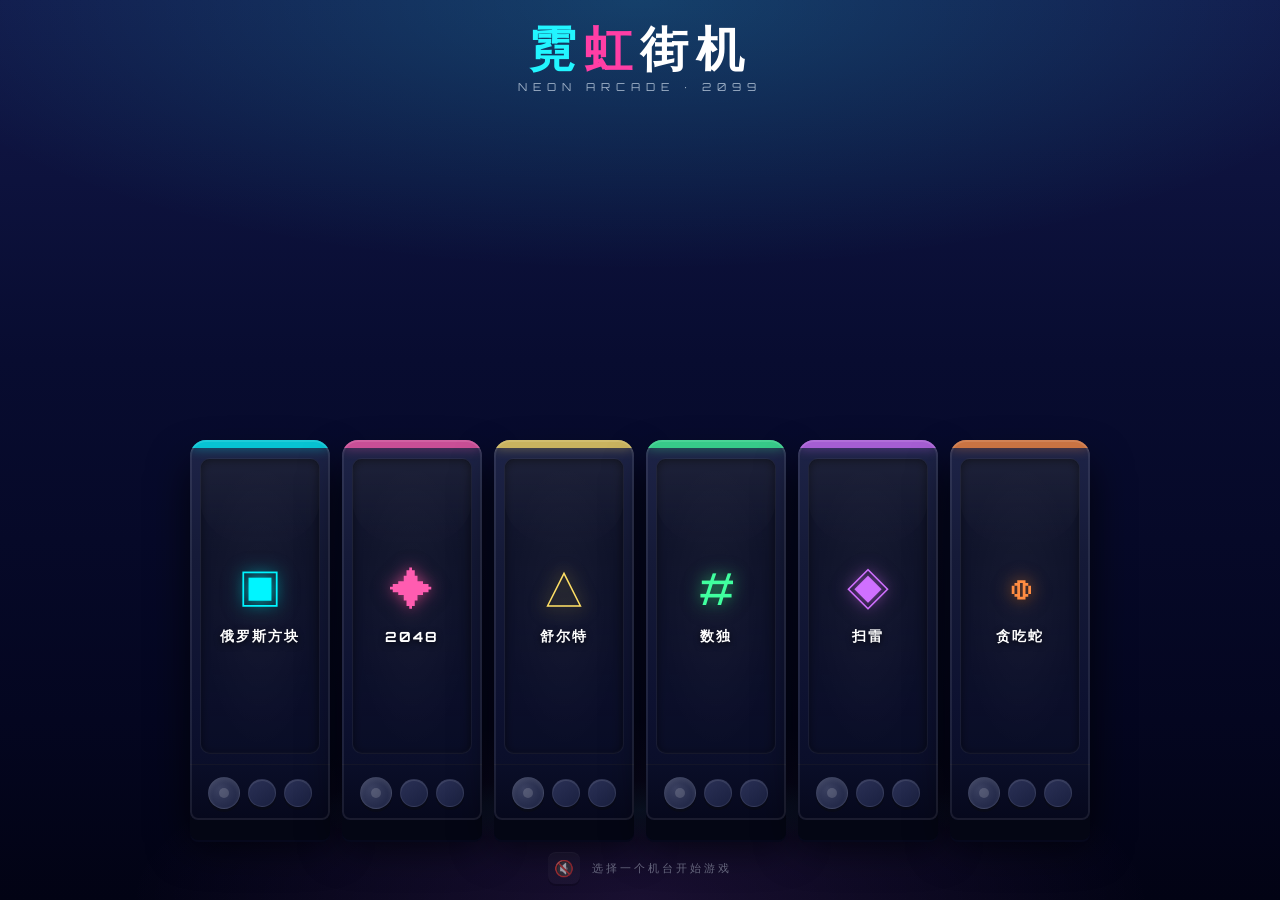
<file: index.html>
<!DOCTYPE html>
<html lang="zh-CN">
<head>
<meta charset="UTF-8" />
<meta name="viewport" content="width=device-width, initial-scale=1.0, maximum-scale=1.0, user-scalable=no" />
<title>霓虹街机 · Neon Arcade</title>
<meta name="description" content="俄罗斯方块、2048、舒尔特、数独、扫雷、贪吃蛇 - 复古霓虹风格的街机游戏合集" />
<meta name="theme-color" content="#0a0a18" />
<meta name="apple-mobile-web-app-capable" content="yes" />
<meta name="apple-mobile-web-app-status-bar-style" content="black-translucent" />
<meta name="apple-mobile-web-app-title" content="霓虹街机" />
<link rel="manifest" href="manifest.json" />
<link rel="stylesheet" href="style.css?v=6" />
<link href="https://fonts.googleapis.com/css2?family=Press+Start+2P&family=Orbitron:wght@400;700;900&display=swap" rel="stylesheet" />
<style>
  * { box-sizing: border-box; margin: 0; padding: 0; }

  html, body {
    height: 100%;
    overflow: hidden;
  }

  body {
    font-family: "Orbitron", "Segoe UI", sans-serif;
    background: var(--bg);
    color: var(--text);
    -webkit-font-smoothing: antialiased;
  }

  .home-page {
    position: relative;
    z-index: 2;
    height: 100vh;
    display: flex;
    flex-direction: column;
    align-items: center;
    justify-content: flex-start;
    padding: 24px 16px 16px;
    gap: 24px;
    background:
      radial-gradient(ellipse 100% 50% at 50% 0%, rgba(34, 245, 255, 0.18) 0%, transparent 60%),
      radial-gradient(ellipse 80% 40% at 50% 100%, rgba(194, 107, 255, 0.12) 0%, transparent 50%),
      linear-gradient(180deg, #12184a 0%, #080c30 40%, #040620 80%, #020314 100%);
  }

  /* 霓虹招牌 */
  .arcade-sign {
    text-align: center;
    position: relative;
  }

  .arcade-sign h1 {
    font-family: "Orbitron", sans-serif;
    font-size: clamp(28px, 7vw, 48px);
    font-weight: 900;
    letter-spacing: 8px;
    line-height: 1;
    margin: 0;
    color: #fff;
  }

  .arcade-sign .neon-cyan {
    color: var(--neon-cyan);
    animation: signGlow 2s ease-in-out infinite;
  }

  .arcade-sign .neon-pink {
    color: var(--neon-pink);
    animation: signGlow 2s ease-in-out infinite 1s;
  }

  @keyframes signGlow {
    0%, 100% {
      text-shadow:
        0 0 4px currentColor,
        0 0 12px currentColor,
        0 0 24px currentColor,
        0 0 40px currentColor;
      opacity: 0.85;
    }
    50% {
      text-shadow:
        0 0 8px currentColor,
        0 0 20px currentColor,
        0 0 40px currentColor,
        0 0 60px currentColor;
      opacity: 1;
    }
  }

  .arcade-sign .sign-sub {
    margin-top: 8px;
    color: var(--text-dim);
    font-size: 11px;
    letter-spacing: 6px;
  }

  /* 机台区域 */
  .arcade-floor {
    display: flex;
    align-items: flex-end;
    justify-content: center;
    gap: 12px;
    width: 100%;
    max-width: 900px;
    flex: 1;
    padding-bottom: 8px;
  }

  /* 街机机台 */
  .arcade-machine {
    position: relative;
    display: flex;
    flex-direction: column;
    width: 140px;
    height: 380px;
    text-decoration: none;
    color: var(--text);
    border-radius: 16px 16px 8px 8px;
    background: linear-gradient(180deg, #1e2448 0%, #151a38 30%, #0d1130 70%, #080c24 100%);
    box-shadow:
      0 20px 0 #040614,
      0 22px 0 #06081c,
      0 24px 40px rgba(0, 0, 0, 0.7),
      inset 0 2px 0 rgba(255, 255, 255, 0.08);
    transition: all 0.15s ease;
    overflow: hidden;
  }

  .arcade-machine::before {
    content: "";
    position: absolute;
    inset: 0;
    border-radius: 16px 16px 8px 8px;
    border: 2px solid rgba(255, 255, 255, 0.08);
    pointer-events: none;
    z-index: 2;
  }

  /* 机台顶部灯条 */
  .machine-top {
    height: 8px;
    border-radius: 16px 16px 0 0;
    position: relative;
    overflow: hidden;
  }

  .machine-top::after {
    content: "";
    position: absolute;
    inset: 0;
    animation: topLight 1.5s ease-in-out infinite;
  }

  @keyframes topLight {
    0%, 100% { opacity: 0.5; }
    50% { opacity: 1; }
  }

  .arcade-machine.tetris .machine-top { background: rgba(0, 245, 255, 0.6); box-shadow: 0 0 12px rgba(0, 245, 255, 0.4); }
  .arcade-machine.tetris .machine-top::after { background: rgba(0, 245, 255, 0.4); }
  .arcade-machine.g2048 .machine-top { background: rgba(255, 92, 176, 0.6); box-shadow: 0 0 12px rgba(255, 92, 176, 0.4); }
  .arcade-machine.g2048 .machine-top::after { background: rgba(255, 92, 176, 0.4); }
  .arcade-machine.schulte .machine-top { background: rgba(255, 224, 102, 0.6); box-shadow: 0 0 12px rgba(255, 224, 102, 0.4); }
  .arcade-machine.schulte .machine-top::after { background: rgba(255, 224, 102, 0.4); }
  .arcade-machine.sudoku .machine-top { background: rgba(64, 255, 159, 0.6); box-shadow: 0 0 12px rgba(64, 255, 159, 0.4); }
  .arcade-machine.sudoku .machine-top::after { background: rgba(64, 255, 159, 0.4); }
  .arcade-machine.minesweeper .machine-top { background: rgba(208, 112, 255, 0.6); box-shadow: 0 0 12px rgba(208, 112, 255, 0.4); }
.arcade-machine.minesweeper .machine-top::after { background: rgba(208, 112, 255, 0.4); }
.arcade-machine.snake .machine-top { background: rgba(255, 140, 66, 0.6); box-shadow: 0 0 12px rgba(255, 140, 66, 0.4); }
.arcade-machine.snake .machine-top::after { background: rgba(255, 140, 66, 0.4); }

  /* 机台屏幕 */
  .machine-screen {
    flex: 1;
    display: flex;
    flex-direction: column;
    align-items: center;
    justify-content: center;
    gap: 16px;
    margin: 10px;
    border-radius: 10px;
    background:
      radial-gradient(ellipse at center, rgba(255, 255, 255, 0.03) 0%, transparent 70%),
      linear-gradient(180deg, rgba(0, 0, 0, 0.3) 0%, rgba(0, 0, 0, 0.1) 100%);
    box-shadow:
      inset 0 2px 8px rgba(0, 0, 0, 0.5),
      inset 0 -1px 2px rgba(255, 255, 255, 0.03);
    border: 1px solid rgba(255, 255, 255, 0.06);
    position: relative;
  }

  .machine-screen::before {
    content: "";
    position: absolute;
    top: 0;
    left: 0;
    right: 0;
    height: 30%;
    border-radius: 10px 10px 50% 50%;
    background: linear-gradient(180deg, rgba(255, 255, 255, 0.04) 0%, transparent 100%);
    pointer-events: none;
  }

  .machine-icon {
    font-size: 44px;
    line-height: 1;
    filter: drop-shadow(0 2px 6px rgba(0, 0, 0, 0.5));
  }

  .machine-name {
    font-size: 14px;
    font-weight: 700;
    letter-spacing: 2px;
    color: #fff;
    text-shadow: 0 2px 6px rgba(0, 0, 0, 0.7);
    writing-mode: horizontal-tb;
  }

  .arcade-machine.tetris .machine-icon { color: #00f5ff; text-shadow: 0 0 16px rgba(0, 245, 255, 0.7); }
.arcade-machine.g2048 .machine-icon { color: #ff5cb0; text-shadow: 0 0 16px rgba(255, 92, 176, 0.7); }
.arcade-machine.schulte .machine-icon { color: #ffe066; text-shadow: 0 0 16px rgba(255, 224, 102, 0.7); }
.arcade-machine.sudoku .machine-icon { color: #40ff9f; text-shadow: 0 0 16px rgba(64, 255, 159, 0.7); }
.arcade-machine.minesweeper .machine-icon { color: #d070ff; text-shadow: 0 0 16px rgba(208, 112, 255, 0.7); }
.arcade-machine.snake .machine-icon { color: #ff8c42; text-shadow: 0 0 16px rgba(255, 140, 66, 0.7); }

  /* 机台底部控制面板 */
  .machine-panel {
    height: 56px;
    display: flex;
    align-items: center;
    justify-content: center;
    gap: 8px;
    padding: 0 12px;
    background: linear-gradient(180deg, #0a0e28 0%, #06081c 100%);
    border-top: 1px solid rgba(255, 255, 255, 0.05);
    border-radius: 0 0 8px 8px;
  }

  .panel-btn {
    width: 28px;
    height: 28px;
    border-radius: 50%;
    background: linear-gradient(145deg, #2a3055, #1a2040);
    box-shadow:
      0 3px 0 #080a18,
      inset 0 1px 0 rgba(255, 255, 255, 0.1);
    border: 1px solid rgba(255, 255, 255, 0.08);
  }

  .panel-stick {
    width: 32px;
    height: 32px;
    border-radius: 50%;
    background: radial-gradient(circle at 35% 35%, #3a4060, #1a2040);
    box-shadow:
      0 3px 0 #080a18,
      inset 0 2px 4px rgba(255, 255, 255, 0.1);
    border: 1px solid rgba(255, 255, 255, 0.1);
    position: relative;
  }

  .panel-stick::after {
    content: "";
    position: absolute;
    top: 50%;
    left: 50%;
    transform: translate(-50%, -50%);
    width: 10px;
    height: 10px;
    border-radius: 50%;
    background: rgba(255, 255, 255, 0.15);
  }

  /* 机台hover效果 */
  .arcade-machine:hover {
    transform: translateY(-6px);
    box-shadow:
      0 26px 0 #040614,
      0 28px 0 #06081c,
      0 30px 50px rgba(0, 0, 0, 0.6),
      inset 0 2px 0 rgba(255, 255, 255, 0.1);
  }

  .arcade-machine:hover .machine-screen {
    box-shadow:
      inset 0 2px 8px rgba(0, 0, 0, 0.4),
      inset 0 -1px 2px rgba(255, 255, 255, 0.05),
      0 0 20px rgba(255, 255, 255, 0.05);
  }

  .arcade-machine:active {
    transform: translateY(-2px);
    box-shadow:
      0 22px 0 #040614,
      0 24px 0 #06081c,
      0 26px 40px rgba(0, 0, 0, 0.6);
  }

  /* 地板光效 */
  .floor-glow {
    position: absolute;
    bottom: 60px;
    left: 50%;
    transform: translateX(-50%);
    width: 80%;
    max-width: 800px;
    height: 60px;
    background: radial-gradient(ellipse at center, rgba(34, 245, 255, 0.08) 0%, transparent 70%);
    pointer-events: none;
    z-index: 0;
  }

  /* 底部 */
  .home-footer {
    display: flex;
    align-items: center;
    gap: 12px;
    color: var(--text-dim);
    font-size: 11px;
    letter-spacing: 3px;
    opacity: 0.6;
  }

  .sound-btn {
    display: flex;
    align-items: center;
    justify-content: center;
    width: 32px;
    height: 32px;
    border: none;
    border-radius: 8px;
    background: rgba(255, 255, 255, 0.05);
    color: var(--neon-cyan);
    font-size: 16px;
    cursor: pointer;
    transition: all 0.2s ease;
    box-shadow:
      0 2px 0 rgba(0, 0, 0, 0.3),
      inset 0 1px 0 rgba(255, 255, 255, 0.05);
  }

  .sound-btn:hover {
    background: rgba(34, 245, 255, 0.1);
  }

  .sound-btn:active {
    transform: translateY(2px);
  }

  /* 移动端 */
  @media (max-width: 768px) {
    .home-page {
      padding: 16px 12px 12px;
      gap: 16px;
    }
    .arcade-sign h1 {
      letter-spacing: 4px;
      font-size: clamp(24px, 10vw, 36px);
    }
    .arcade-sign .sign-sub {
      font-size: 10px;
      letter-spacing: 3px;
    }
    .arcade-floor {
      gap: 8px;
      flex-wrap: wrap;
      align-content: flex-end;
      padding-bottom: 4px;
    }
    .arcade-machine {
      width: calc(33.33% - 6px);
      min-width: 90px;
      max-width: 120px;
      height: 280px;
    }
    .machine-icon {
      font-size: 32px;
    }
    .machine-name {
      font-size: 11px;
      letter-spacing: 1px;
    }
    .machine-panel {
      height: 44px;
    }
    .panel-btn {
      width: 20px;
      height: 20px;
    }
    .panel-stick {
      width: 24px;
      height: 24px;
    }
  }

  @media (max-width: 360px) {
    .arcade-machine {
      width: calc(50% - 4px);
      height: 240px;
    }
    .machine-icon {
      font-size: 28px;
    }
    .machine-name {
      font-size: 10px;
    }
  }
</style>
</head>
<body>
  <div class="grid-bg"></div>
  <div class="scanlines"></div>

  <div class="home-page">
    <div class="arcade-sign">
      <h1>
        <span class="neon-cyan">霓</span><span class="neon-pink">虹</span>街机
      </h1>
      <p class="sign-sub">NEON ARCADE · 2099</p>
    </div>

    <div class="arcade-floor">
      <div class="floor-glow"></div>

      <a href="tetris.html" class="arcade-machine tetris">
        <div class="machine-top"></div>
        <div class="machine-screen">
          <div class="machine-icon">▣</div>
          <div class="machine-name">俄罗斯方块</div>
        </div>
        <div class="machine-panel">
          <div class="panel-stick"></div>
          <div class="panel-btn"></div>
          <div class="panel-btn"></div>
        </div>
      </a>

      <a href="g2048.html" class="arcade-machine g2048">
        <div class="machine-top"></div>
        <div class="machine-screen">
          <div class="machine-icon">✦</div>
          <div class="machine-name">2048</div>
        </div>
        <div class="machine-panel">
          <div class="panel-stick"></div>
          <div class="panel-btn"></div>
          <div class="panel-btn"></div>
        </div>
      </a>

      <a href="schulte.html" class="arcade-machine schulte">
        <div class="machine-top"></div>
        <div class="machine-screen">
          <div class="machine-icon">△</div>
          <div class="machine-name">舒尔特</div>
        </div>
        <div class="machine-panel">
          <div class="panel-stick"></div>
          <div class="panel-btn"></div>
          <div class="panel-btn"></div>
        </div>
      </a>

      <a href="sudoku.html" class="arcade-machine sudoku">
        <div class="machine-top"></div>
        <div class="machine-screen">
          <div class="machine-icon">#</div>
          <div class="machine-name">数独</div>
        </div>
        <div class="machine-panel">
          <div class="panel-stick"></div>
          <div class="panel-btn"></div>
          <div class="panel-btn"></div>
        </div>
      </a>

      <a href="minesweeper.html" class="arcade-machine minesweeper">
        <div class="machine-top"></div>
        <div class="machine-screen">
          <div class="machine-icon">◈</div>
          <div class="machine-name">扫雷</div>
        </div>
        <div class="machine-panel">
          <div class="panel-stick"></div>
          <div class="panel-btn"></div>
          <div class="panel-btn"></div>
        </div>
      </a>

      <a href="snake.html" class="arcade-machine snake">
        <div class="machine-top"></div>
        <div class="machine-screen">
          <div class="machine-icon">◍</div>
          <div class="machine-name">贪吃蛇</div>
        </div>
        <div class="machine-panel">
          <div class="panel-stick"></div>
          <div class="panel-btn"></div>
          <div class="panel-btn"></div>
        </div>
      </a>
    </div>

    <div class="home-footer">
      <button class="sound-btn" id="home-sound-btn" title="背景音乐">
        <span id="sound-icon">🔊</span>
      </button>
      <span>选择一个机台开始游戏</span>
    </div>
  </div>

  <script>
    (function() {
      const soundBtn = document.getElementById('home-sound-btn');
      const soundIcon = document.getElementById('sound-icon');
      let isMuted = true;
      let audioCtx = null;
      let gainNode = null;
      let rhythmStep = 0;

      try {
        isMuted = localStorage.getItem('home_bgm_muted') !== 'false';
      } catch(e) {}

      function updateSoundBtn() {
        soundIcon.textContent = isMuted ? '🔇' : '🔊';
      }

      function playKick() {
        if (!audioCtx || !gainNode || isMuted) return;
        const osc = audioCtx.createOscillator();
        const oscGain = audioCtx.createGain();
        osc.type = 'sine';
        osc.frequency.setValueAtTime(120, audioCtx.currentTime);
        osc.frequency.exponentialRampToValueAtTime(40, audioCtx.currentTime + 0.15);
        oscGain.gain.setValueAtTime(0.8, audioCtx.currentTime);
        oscGain.gain.exponentialRampToValueAtTime(0.001, audioCtx.currentTime + 0.2);
        osc.connect(oscGain);
        oscGain.connect(gainNode);
        osc.start();
        osc.stop(audioCtx.currentTime + 0.2);
      }

      function playSnare() {
        if (!audioCtx || !gainNode || isMuted) return;
        const osc = audioCtx.createOscillator();
        const oscGain = audioCtx.createGain();
        osc.type = 'triangle';
        osc.frequency.setValueAtTime(250, audioCtx.currentTime);
        oscGain.gain.setValueAtTime(0.4, audioCtx.currentTime);
        oscGain.gain.exponentialRampToValueAtTime(0.001, audioCtx.currentTime + 0.1);
        osc.connect(oscGain);
        oscGain.connect(gainNode);
        osc.start();
        osc.stop(audioCtx.currentTime + 0.1);
      }

      function playHiHat() {
        if (!audioCtx || !gainNode || isMuted) return;
        const osc = audioCtx.createOscillator();
        const oscGain = audioCtx.createGain();
        osc.type = 'square';
        osc.frequency.setValueAtTime(8000, audioCtx.currentTime);
        oscGain.gain.setValueAtTime(0.15, audioCtx.currentTime);
        oscGain.gain.exponentialRampToValueAtTime(0.001, audioCtx.currentTime + 0.05);
        osc.connect(oscGain);
        oscGain.connect(gainNode);
        osc.start();
        osc.stop(audioCtx.currentTime + 0.05);
      }

      function playMelodyNote(freq) {
        if (!audioCtx || !gainNode || isMuted) return;
        const osc = audioCtx.createOscillator();
        const oscGain = audioCtx.createGain();
        osc.type = 'triangle';
        osc.frequency.value = freq;
        oscGain.gain.setValueAtTime(0, audioCtx.currentTime);
        oscGain.gain.linearRampToValueAtTime(0.3, audioCtx.currentTime + 0.05);
        oscGain.gain.exponentialRampToValueAtTime(0.001, audioCtx.currentTime + 0.3);
        osc.connect(oscGain);
        oscGain.connect(gainNode);
        osc.start();
        osc.stop(audioCtx.currentTime + 0.35);
      }

      function initAudio() {
        if (audioCtx) return;
        try {
          audioCtx = new (window.AudioContext || window.webkitAudioContext)();
          gainNode = audioCtx.createGain();
          gainNode.gain.value = 0.3;
          gainNode.connect(audioCtx.destination);

          const melody = [
            329.63, 392, 440, 523.25,
            493.88, 440, 392, 329.63,
            392, 440, 493.88, 523.25,
            493.88, 440, 392, 329.63
          ];
          let melodyIndex = 0;

          function playBeat() {
            if (!audioCtx) return;

            if (!isMuted && audioCtx.state === 'running') {
              if (rhythmStep % 4 === 0) playKick();
              if (rhythmStep % 4 === 2) playSnare();
              playHiHat();

              if (rhythmStep % 2 === 0) {
                playMelodyNote(melody[melodyIndex]);
                melodyIndex = (melodyIndex + 1) % melody.length;
              }
            }

            rhythmStep++;
            setTimeout(playBeat, 125);
          }

          playBeat();
        } catch(e) {}
      }

      updateSoundBtn();

      soundBtn.addEventListener('click', function(e) {
        e.preventDefault();
        e.stopPropagation();
        isMuted = !isMuted;
        updateSoundBtn();
        try {
          localStorage.setItem('home_bgm_muted', String(isMuted));
        } catch(e) {}
        if (!isMuted) {
          initAudio();
          if (audioCtx && audioCtx.state === 'suspended') {
            audioCtx.resume();
          }
        }
      });

      if (!isMuted) {
        initAudio();
      }
    })();
  </script>

  <!-- PWA Service Worker 注册 -->
  <script>
    if ('serviceWorker' in navigator) {
      window.addEventListener('load', () => {
        navigator.serviceWorker.register('/service-worker.js')
          .then((registration) => {
            console.log('SW 注册成功:', registration.scope);
          })
          .catch((error) => {
            console.log('SW 注册失败:', error);
          });
      });
    }
  </script>
</body>
</html>
</file>
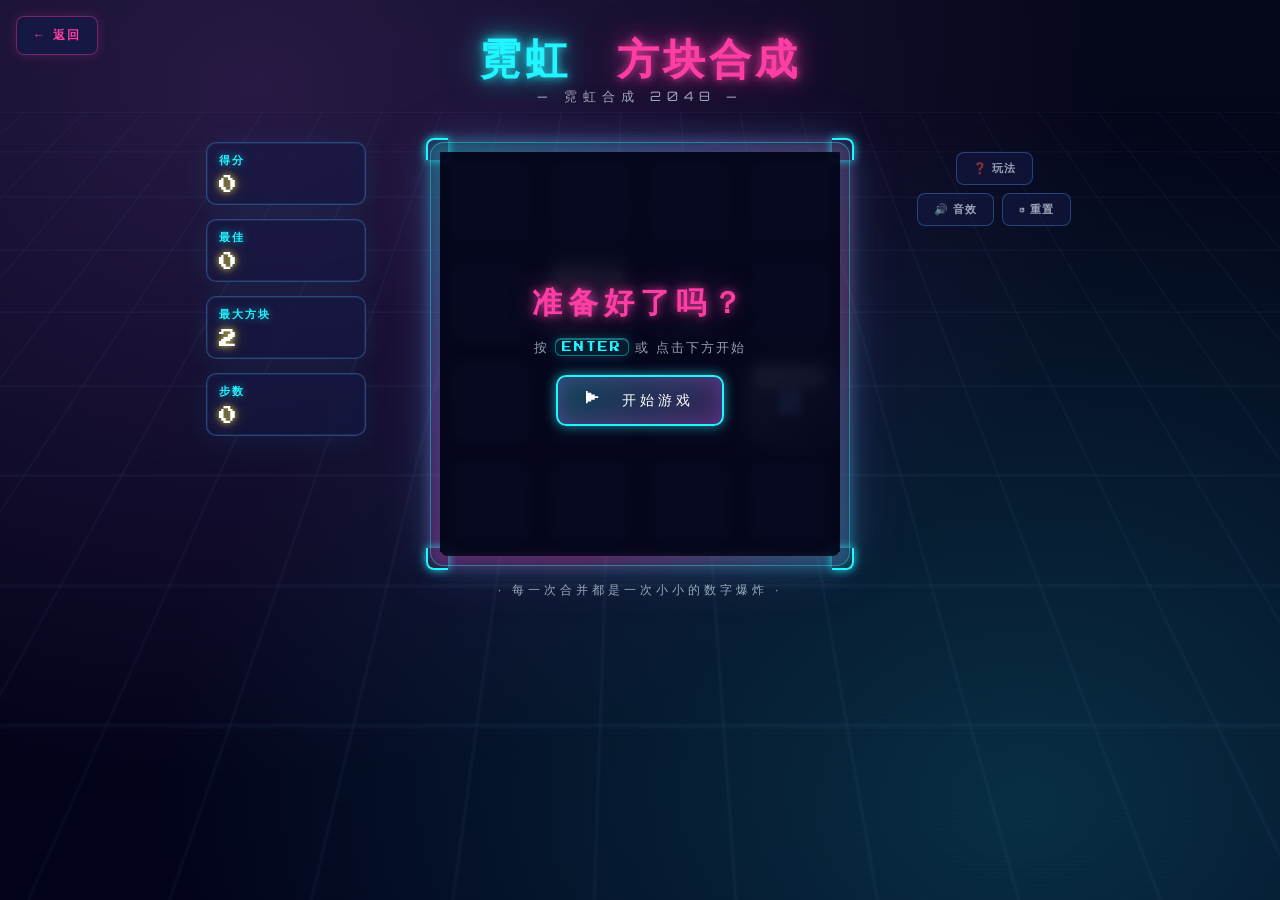
<file: g2048.html>
<!DOCTYPE html>
<html lang="zh-CN">
<head>
<meta charset="UTF-8" />
<meta name="viewport" content="width=device-width, initial-scale=1.0, maximum-scale=1.0, user-scalable=no" />
<title>NEON 2048 · 霓虹合成</title>
<link rel="stylesheet" href="style.css?v=2" />
<link href="https://fonts.googleapis.com/css2?family=Press+Start+2P&family=Orbitron:wght@400;700;900&display=swap" rel="stylesheet" />
<style>
  .back-btn {
    position: fixed;
    top: 16px;
    left: 16px;
    z-index: 100;
    padding: 10px 16px;
    font-family: "Orbitron", sans-serif;
    font-size: 12px;
    font-weight: 700;
    letter-spacing: 2px;
    color: var(--neon-pink);
    background: rgba(20, 26, 70, 0.8);
    border: 1px solid rgba(255, 62, 165, 0.4);
    border-radius: 8px;
    cursor: pointer;
    text-decoration: none;
    backdrop-filter: blur(6px);
    -webkit-backdrop-filter: blur(6px);
    transition: all 0.2s ease;
    box-shadow: 0 0 12px rgba(255, 62, 165, 0.2);
  }
  .back-btn:hover {
    background: rgba(255, 62, 165, 0.15);
    transform: translateX(-2px);
    box-shadow: 0 0 20px rgba(255, 62, 165, 0.4);
  }
  .top-bar {
    padding-left: 100px;
    padding-right: 100px;
  }
  @media (max-width: 600px) {
    .back-btn {
      top: 10px;
      left: 10px;
      padding: 8px 12px;
      font-size: 11px;
    }
    .top-bar {
      padding-left: 70px;
      padding-right: 20px;
    }
    .title {
        font-size: 20px !important;
        letter-spacing: 2px !important;
      }
    }
  </style>
</head>
<body>
  <div class="grid-bg"></div>
  <div class="scanlines"></div>

  <a href="index.html" class="back-btn">← 返回</a>

  <header class="top-bar">
    <h1 class="title">
      <span class="title-neon">霓虹</span>
      <span class="title-neon alt">方块合成</span>
    </h1>
    <p class="subtitle">— 霓虹合成 2048 —</p>
  </header>

  <!-- ======================= 2048 ======================= -->
  <main class="stage stage-2048 active" id="stage-g2048">
    <aside class="panel panel-left">
      <section class="card">
        <h3>得分</h3>
        <div class="value" id="g2048-score">0</div>
      </section>
      <section class="card">
        <h3>最佳</h3>
        <div class="value" id="g2048-best">0</div>
      </section>
      <section class="card">
        <h3>最大方块</h3>
        <div class="value" id="g2048-max">2</div>
      </section>
      <section class="card">
        <h3>步数</h3>
        <div class="value" id="g2048-moves">0</div>
      </section>
    </aside>

    <section class="board-wrap">
      <div class="board-frame">
        <div class="board-corner tl"></div>
        <div class="board-corner tr"></div>
        <div class="board-corner bl"></div>
        <div class="board-corner br"></div>
        <canvas id="g2048-board" width="400" height="400"></canvas>
        <div class="overlay" id="g2048-overlay">
          <div class="overlay-inner">
            <h2 id="g2048-title">准备好了吗？</h2>
            <p id="g2048-subtitle">按 <kbd>ENTER</kbd> 或 点击下方开始</p>
            <button class="btn-start" id="g2048-btn-start">▶ 开始游戏</button>
          </div>
        </div>
      </div>
    </section>

    <div class="bottom-btns" style="padding: 10px 0;">
      <button class="small-btn" id="g2048-help-btn">❓ 玩法</button>
      <button class="small-btn" id="g2048-mute-btn">🔊 音效</button>
      <button class="small-btn" id="g2048-reset-btn">↺ 重置</button>
    </div>
  </main>

  <div class="touch-controls touch-2048">
    <button class="tbtn" data-act="up">▲</button>
    <button class="tbtn" data-act="left">◀</button>
    <button class="tbtn" data-act="down">▼</button>
    <button class="tbtn" data-act="right">▶</button>
    <button class="tbtn" data-act="reset">↺</button>
  </div>

  <footer class="foot">
    <span>· 每一次合并都是一次小小的数字爆炸 ·</span>
  </footer>

  <script src="g2048.js?v=2"></script>
</body>
</html>
</file>
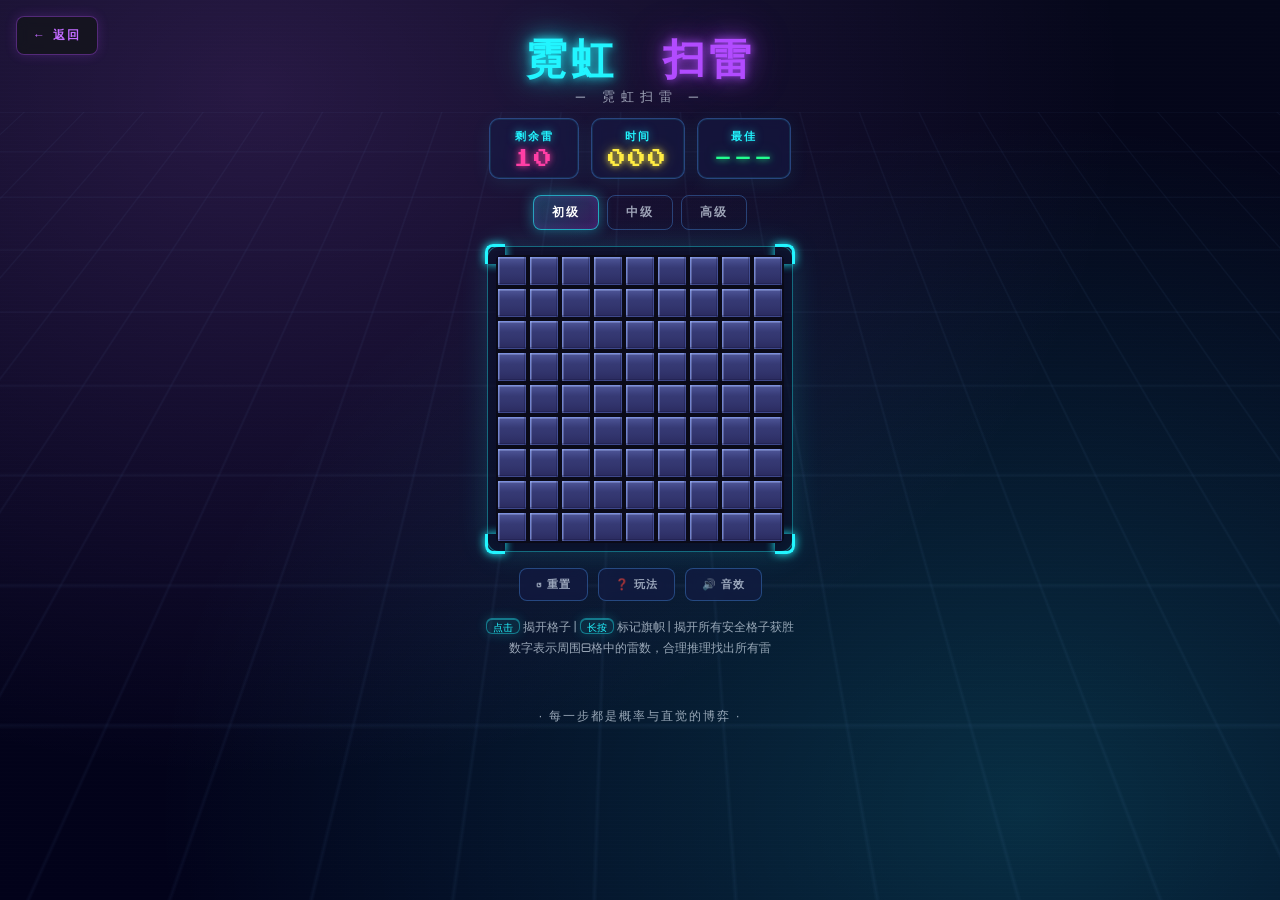
<file: minesweeper.html>
<!DOCTYPE html>
<html lang="zh-CN">
<head>
  <meta charset="UTF-8">
  <meta name="viewport" content="width=device-width, initial-scale=1.0, user-scalable=no">
  <title>霓虹扫雷</title>
  <link rel="preconnect" href="https://fonts.googleapis.com">
  <link href="https://fonts.googleapis.com/css2?family=Press+Start+2P&family=Orbitron:wght@400;700;900&display=swap" rel="stylesheet">
  <style>
    * {
      margin: 0;
      padding: 0;
      box-sizing: border-box;
      touch-action: manipulation;
      -webkit-tap-highlight-color: transparent;
    }

    :root {
      --bg-0: #05071a;
      --bg-1: #0a0f35;
      --neon-cyan: #22f5ff;
      --neon-pink: #ff3ea5;
      --neon-purple: #c26bff;
      --neon-yellow: #ffec42;
      --neon-green: #22ff8f;
      --text: #e6f2ff;
      --text-dim: rgba(230, 242, 255, 0.65);
      --panel: rgba(20, 26, 70, 0.55);
      --panel-border: rgba(80, 160, 255, 0.35);
      --neon-orange: #ff8c42;
      --neon-purple-2: #b24bff;
    }

    html, body {
      margin: 0;
      padding: 0;
      min-height: 100vh;
      color: var(--text);
      font-family: "Orbitron", "Segoe UI", "PingFang SC", sans-serif;
      background:
        radial-gradient(ellipse at 20% 10%, rgba(194, 107, 255, 0.18), transparent 60%),
        radial-gradient(ellipse at 80% 90%, rgba(34, 245, 255, 0.18), transparent 60%),
        linear-gradient(180deg, var(--bg-0) 0%, #02021a 100%);
      overflow-x: hidden;
      user-select: none;
      -webkit-user-select: none;
    }

    .grid-bg {
      position: fixed;
      inset: 0;
      background-image:
        linear-gradient(rgba(120, 180, 255, 0.08) 1px, transparent 1px),
        linear-gradient(90deg, rgba(120, 180, 255, 0.08) 1px, transparent 1px);
      background-size: 48px 48px;
      transform: perspective(800px) rotateX(60deg) translateY(20%);
      transform-origin: center top;
      opacity: 0.6;
      pointer-events: none;
      animation: gridScroll 12s linear infinite;
      z-index: 0;
    }

    @keyframes gridScroll {
      0% { background-position: 0 0; }
      100% { background-position: 0 480px; }
    }

    .scanlines {
      position: fixed;
      inset: 0;
      pointer-events: none;
      background: repeating-linear-gradient(
        to bottom,
        rgba(255, 255, 255, 0.03) 0 1px,
        transparent 1px 4px
      );
      mix-blend-mode: overlay;
      z-index: 1;
    }

    .top-bar {
      position: relative;
      z-index: 2;
      text-align: center;
      padding: 28px 16px 12px;
    }

    .title {
      margin: 0;
      font-family: "Press Start 2P", "Orbitron", monospace;
      font-size: clamp(24px, 4vw, 42px);
      letter-spacing: 4px;
      line-height: 1.2;
    }

    .title-neon {
      color: var(--neon-cyan);
      text-shadow:
        0 0 8px rgba(34, 245, 255, 0.8),
        0 0 22px rgba(34, 245, 255, 0.55),
        0 0 44px rgba(34, 245, 255, 0.35);
      animation: pulse 2.2s ease-in-out infinite;
    }

    .title-neon.alt {
      color: var(--neon-purple-2);
      text-shadow:
        0 0 8px rgba(178, 75, 255, 0.8),
        0 0 22px rgba(178, 75, 255, 0.55),
        0 0 44px rgba(178, 75, 255, 0.35);
      animation-delay: 1.1s;
    }

    .title-slash {
      color: #fff;
      margin: 0 6px;
      opacity: 0.9;
    }

    @keyframes pulse {
      0%, 100% { filter: brightness(1); }
      50% { filter: brightness(1.3); }
    }

    .subtitle {
      margin: 10px 0 0;
      color: var(--text-dim);
      letter-spacing: 6px;
      font-size: 13px;
    }

    .stage {
      position: relative;
      z-index: 2;
      display: flex;
      flex-direction: column;
      align-items: center;
      max-width: 600px;
      margin: 0 auto;
      padding: 0 16px 30px;
      gap: 16px;
    }

    /* 信息栏 */
    .info-bar {
      display: flex;
      gap: 12px;
      flex-wrap: wrap;
      justify-content: center;
    }

    .info-item {
      background: var(--panel);
      border: 1px solid var(--panel-border);
      border-radius: 10px;
      padding: 10px 16px;
      text-align: center;
      min-width: 90px;
      backdrop-filter: blur(6px);
      -webkit-backdrop-filter: blur(6px);
      box-shadow:
        0 0 0 1px rgba(34, 245, 255, 0.1) inset,
        0 4px 20px rgba(34, 245, 255, 0.08);
    }

    .info-item h3 {
      margin: 0 0 6px;
      font-size: 11px;
      letter-spacing: 2px;
      color: var(--neon-cyan);
      text-transform: uppercase;
      text-shadow: 0 0 8px rgba(34, 245, 255, 0.5);
    }

    .info-item .value {
      font-family: "Press Start 2P", monospace;
      font-size: 18px;
      color: #fff;
      letter-spacing: 2px;
      text-shadow:
        0 0 6px rgba(255, 236, 66, 0.9),
        0 0 16px rgba(255, 236, 66, 0.4);
      font-variant-numeric: tabular-nums;
    }

    #mines-left { color: var(--neon-pink); text-shadow: 0 0 6px rgba(255, 62, 165, 0.9), 0 0 16px rgba(255, 62, 165, 0.4); }
    #timer { color: var(--neon-yellow); }
    #best { color: var(--neon-green); text-shadow: 0 0 6px rgba(34, 255, 143, 0.9), 0 0 16px rgba(34, 255, 143, 0.4); }

    /* 难度选择 */
    .difficulty-selector {
      display: flex;
      gap: 8px;
      flex-wrap: wrap;
      justify-content: center;
    }

    .diff-btn {
      background: transparent;
      border: 1px solid var(--panel-border);
      color: var(--text-dim);
      font-family: inherit;
      font-size: 12px;
      font-weight: 700;
      letter-spacing: 2px;
      padding: 8px 18px;
      border-radius: 8px;
      cursor: pointer;
      transition: all 0.2s ease;
    }

    .diff-btn:hover {
      background: rgba(34, 245, 255, 0.08);
      border-color: rgba(34, 245, 255, 0.4);
      color: #fff;
    }

    .diff-btn.active {
      background: linear-gradient(135deg, rgba(34, 245, 255, 0.2), rgba(178, 75, 255, 0.2));
      border-color: rgba(34, 245, 255, 0.6);
      color: #fff;
      box-shadow: 0 0 14px rgba(34, 245, 255, 0.4), inset 0 0 10px rgba(178, 75, 255, 0.15);
    }

    /* 棋盘框 */
    .board-wrap {
      position: relative;
      display: flex;
      justify-content: center;
    }

    .board-frame {
      position: relative;
      padding: 8px;
      background: rgba(10, 12, 35, 0.6);
      border: 1px solid rgba(34, 245, 255, 0.4);
      border-radius: 12px;
      box-shadow:
        0 0 30px rgba(34, 245, 255, 0.15),
        inset 0 0 20px rgba(34, 245, 255, 0.05);
    }

    .board-corner {
      position: absolute;
      width: 20px;
      height: 20px;
      border: 3px solid var(--neon-cyan);
      box-shadow: 0 0 10px var(--neon-cyan);
    }
    .board-corner.tl { top: -3px; left: -3px; border-right: none; border-bottom: none; border-radius: 8px 0 0 0; }
    .board-corner.tr { top: -3px; right: -3px; border-left: none; border-bottom: none; border-radius: 0 8px 0 0; }
    .board-corner.bl { bottom: -3px; left: -3px; border-right: none; border-top: none; border-radius: 0 0 0 8px; }
    .board-corner.br { bottom: -3px; right: -3px; border-left: none; border-top: none; border-radius: 0 0 8px 0; }

    /* 游戏区域 */
    .game-area {
      position: relative;
      background: rgba(10, 10, 30, 0.8);
      border-radius: 6px;
      overflow: hidden;
    }

    canvas {
      display: block;
    }

    /* 覆盖层 */
    .overlay {
      position: absolute;
      top: 0;
      left: 0;
      width: 100%;
      height: 100%;
      background: rgba(10, 10, 15, 0.92);
      display: flex;
      flex-direction: column;
      align-items: center;
      justify-content: center;
      gap: 15px;
      z-index: 10;
    }

    .overlay.hidden {
      display: none;
    }

    .overlay h2 {
      font-size: 1.8rem;
      letter-spacing: 3px;
      text-shadow: 0 0 15px currentColor;
    }

    .overlay.win h2 {
      color: var(--neon-green);
    }

    .overlay.lose h2 {
      color: var(--neon-pink);
    }

    .overlay p {
      color: var(--text-dim);
      font-size: 14px;
    }

    .overlay .time-info {
      color: var(--neon-yellow);
      font-size: 16px;
    }

    .btn {
      background: transparent;
      border: 2px solid var(--neon-cyan);
      color: var(--neon-cyan);
      font-family: inherit;
      font-size: 14px;
      padding: 10px 25px;
      border-radius: 6px;
      cursor: pointer;
      transition: all 0.2s;
      margin-top: 10px;
    }

    .btn:hover, .btn:active {
      background: var(--neon-cyan);
      color: var(--bg);
    }

    .btn-secondary {
      border-color: var(--text-dim);
      color: var(--text-dim);
    }

    .btn-secondary:hover {
      background: var(--text-dim);
      color: var(--bg);
    }

    /* 底部按钮 */
    .bottom-btns {
      display: flex;
      gap: 10px;
      flex-wrap: wrap;
      justify-content: center;
    }

    .small-btn {
      background: rgba(20, 26, 70, 0.55);
      border: 1px solid var(--panel-border);
      color: var(--text-dim);
      font-family: inherit;
      font-size: 11px;
      font-weight: 700;
      letter-spacing: 1px;
      padding: 8px 16px;
      border-radius: 8px;
      cursor: pointer;
      backdrop-filter: blur(6px);
      -webkit-backdrop-filter: blur(6px);
      transition: all 0.2s ease;
    }

    .small-btn:hover {
      border-color: rgba(34, 245, 255, 0.5);
      color: var(--neon-cyan);
      background: rgba(34, 245, 255, 0.08);
      box-shadow: 0 0 10px rgba(34, 245, 255, 0.2);
    }

    /* 玩法说明 */
    .how-to-play {
      color: var(--text-dim);
      font-size: 12px;
      text-align: center;
      max-width: 400px;
      line-height: 1.7;
    }

    kbd {
      display: inline-block;
      min-width: 22px;
      padding: 2px 6px;
      font-family: "Press Start 2P", monospace;
      font-size: 10px;
      line-height: 1;
      text-align: center;
      color: var(--neon-cyan);
      background: rgba(34, 245, 255, 0.08);
      border: 1px solid rgba(34, 245, 255, 0.4);
      border-radius: 6px;
      box-shadow:
        0 1px 0 rgba(34, 245, 255, 0.4) inset,
        0 0 12px rgba(34, 245, 255, 0.2);
    }

    /* 底部文字 */
    .foot {
      position: relative;
      z-index: 2;
      text-align: center;
      padding: 20px 16px 30px;
      color: var(--text-dim);
      font-size: 12px;
      letter-spacing: 2px;
    }

    /* 移动端 */
    @media (max-width: 500px) {
      .top-bar {
        padding: 20px 16px 8px;
      }

      .info-item {
        padding: 8px 12px;
        min-width: 75px;
      }

      .info-item .value {
        font-size: 14px;
      }

      .info-item h3 {
        font-size: 10px;
      }

      .game-area {
        max-width: calc(100vw - 40px);
      }

      canvas {
        max-width: 100%;
        height: auto;
      }

      .how-to-play {
        display: none;
      }

      .diff-btn {
        padding: 5px 10px;
        font-size: 10px;
      }

      .bottom-btns {
        margin: 10px 0 5px;
      }
    }

    /* 动画 */
    @keyframes pulse {
      0%, 100% { opacity: 1; }
      50% { opacity: 0.7; }
    }

    @keyframes shake {
      0%, 100% { transform: translateX(0); }
      25% { transform: translateX(-5px); }
      75% { transform: translateX(5px); }
    }

    .shake {
      animation: shake 0.3s ease-in-out;
    }

    .back-btn {
      position: fixed;
      top: 16px;
      left: 16px;
      z-index: 100;
      padding: 10px 16px;
      font-family: inherit;
      font-size: 12px;
      font-weight: 700;
      letter-spacing: 2px;
      color: var(--neon-purple);
      background: rgba(20, 20, 30, 0.9);
      border: 1px solid rgba(178, 75, 255, 0.4);
      border-radius: 8px;
      cursor: pointer;
      text-decoration: none;
      backdrop-filter: blur(6px);
      -webkit-backdrop-filter: blur(6px);
      transition: all 0.2s ease;
      box-shadow: 0 0 12px rgba(178, 75, 255, 0.2);
    }
    .back-btn:hover {
      background: rgba(178, 75, 255, 0.15);
      transform: translateX(-2px);
      box-shadow: 0 0 20px rgba(178, 75, 255, 0.4);
    }
    .top-bar {
      padding-left: 100px;
      padding-right: 100px;
    }
    @media (max-width: 500px) {
      .back-btn {
        top: 10px;
        left: 10px;
        padding: 8px 12px;
        font-size: 11px;
      }
      .top-bar {
        padding-left: 70px;
        padding-right: 20px;
      }
      .title {
        font-size: 20px !important;
        letter-spacing: 2px !important;
      }
    }
  </style>
</head>
<body>
  <div class="grid-bg"></div>
  <div class="scanlines"></div>

  <a href="index.html" class="back-btn">← 返回</a>

  <header class="top-bar">
    <h1 class="title">
      <span class="title-neon">霓虹</span>
      <span class="title-neon alt">扫雷</span>
    </h1>
    <p class="subtitle">— 霓虹扫雷 —</p>
  </header>

  <main class="stage">
    <div class="info-bar">
      <div class="info-item">
        <h3>剩余雷</h3>
        <div class="value" id="mines-left">10</div>
      </div>
      <div class="info-item">
        <h3>时间</h3>
        <div class="value" id="timer">000</div>
      </div>
      <div class="info-item">
        <h3>最佳</h3>
        <div class="value" id="best">---</div>
      </div>
    </div>

    <div class="difficulty-selector">
      <button class="diff-btn active" data-difficulty="beginner">初级</button>
      <button class="diff-btn" data-difficulty="intermediate">中级</button>
      <button class="diff-btn" data-difficulty="expert">高级</button>
    </div>

    <div class="board-wrap">
      <div class="board-frame">
        <div class="board-corner tl"></div>
        <div class="board-corner tr"></div>
        <div class="board-corner bl"></div>
        <div class="board-corner br"></div>

        <div class="game-area" id="gameArea">
          <canvas id="gameCanvas"></canvas>

          <div class="overlay hidden" id="winOverlay">
            <h2>🎉 胜利!</h2>
            <p class="time-info">用时 <span id="winTime">0</span> 秒</p>
            <p id="winMsg"></p>
            <button class="btn" id="nextGameBtn">再来一局</button>
          </div>

          <div class="overlay hidden lose" id="loseOverlay">
            <h2>💥 踩雷了!</h2>
            <p>别灰心，再试一次</p>
            <button class="btn" id="retryBtn">重新开始</button>
          </div>
        </div>
      </div>
    </div>

    <div class="bottom-btns">
      <button class="small-btn" id="resetBtn">↺ 重置</button>
      <button class="small-btn" id="helpBtn">❓ 玩法</button>
      <button class="small-btn" id="soundBtn">🔊 音效</button>
    </div>

    <div class="how-to-play">
      <kbd>点击</kbd> 揭开格子 | <kbd>长按</kbd> 标记旗帜 | 揭开所有安全格子获胜<br>
      数字表示周围8格中的雷数，合理推理找出所有雷
    </div>
  </main>

  <footer class="foot">
    <span>· 每一步都是概率与直觉的博弈 ·</span>
  </footer>

  <script>
    // ==================== 配置 ====================
    const DIFFICULTIES = {
      beginner: { cols: 9, rows: 9, mines: 10, name: '初级' },
      intermediate: { cols: 16, rows: 16, mines: 40, name: '中级' },
      expert: { cols: 20, rows: 24, mines: 99, name: '高级' }
    };

    // 数字颜色
    const NUM_COLORS = {
      1: '#22f5ff',  // 青
      2: '#22ff8f',  // 绿
      3: '#ffb84d',  // 黄
      4: '#ff8c42',  // 橙
      5: '#ff3e64',  // 红
      6: '#b24bff',  // 紫
      7: '#ffffff',  // 白
      8: '#888888'   // 灰
    };

    // ==================== 音效系统 ====================
    let audioCtx = null;
    let soundEnabled = true;

    function initAudio() {
      if (!audioCtx) {
        audioCtx = new (window.AudioContext || window.webkitAudioContext)();
      }
      return audioCtx;
    }

    function playSound(type) {
      if (!soundEnabled) return;

      try {
        const ctx = initAudio();
        if (ctx.state === 'suspended') {
          ctx.resume();
        }

        const osc = ctx.createOscillator();
        const gain = ctx.createGain();
        osc.connect(gain);
        gain.connect(ctx.destination);

        const now = ctx.currentTime;

        switch(type) {
          case 'click':
            // 点击音效 - 清脆的"叮"
            osc.type = 'sine';
            osc.frequency.setValueAtTime(800, now);
            osc.frequency.exponentialRampToValueAtTime(1200, now + 0.05);
            gain.gain.setValueAtTime(0.15, now);
            gain.gain.exponentialRampToValueAtTime(0.01, now + 0.1);
            osc.start(now);
            osc.stop(now + 0.1);
            break;

          case 'flag':
            // 标记音效 - 低沉的"咚"
            osc.type = 'triangle';
            osc.frequency.setValueAtTime(300, now);
            osc.frequency.exponentialRampToValueAtTime(200, now + 0.1);
            gain.gain.setValueAtTime(0.2, now);
            gain.gain.exponentialRampToValueAtTime(0.01, now + 0.15);
            osc.start(now);
            osc.stop(now + 0.15);
            break;

          case 'explode':
            // 爆炸音效 - 沉闷的"轰"
            osc.type = 'sawtooth';
            osc.frequency.setValueAtTime(150, now);
            osc.frequency.exponentialRampToValueAtTime(30, now + 0.3);
            gain.gain.setValueAtTime(0.3, now);
            gain.gain.exponentialRampToValueAtTime(0.01, now + 0.4);
            osc.start(now);
            osc.stop(now + 0.4);
            break;

          case 'win':
            // 胜利音效 - 上升音阶
            const notes = [523, 659, 784, 1047]; // C5, E5, G5, C6
            notes.forEach((freq, i) => {
              const o = ctx.createOscillator();
              const g = ctx.createGain();
              o.connect(g);
              g.connect(ctx.destination);
              o.type = 'sine';
              o.frequency.setValueAtTime(freq, now + i * 0.12);
              g.gain.setValueAtTime(0, now + i * 0.12);
              g.gain.linearRampToValueAtTime(0.15, now + i * 0.12 + 0.02);
              g.gain.exponentialRampToValueAtTime(0.01, now + i * 0.12 + 0.3);
              o.start(now + i * 0.12);
              o.stop(now + i * 0.12 + 0.3);
            });
            return; // 单独处理

          case 'unflag':
            // 取消标记音效 - 短促
            osc.type = 'sine';
            osc.frequency.setValueAtTime(500, now);
            osc.frequency.exponentialRampToValueAtTime(400, now + 0.05);
            gain.gain.setValueAtTime(0.1, now);
            gain.gain.exponentialRampToValueAtTime(0.01, now + 0.08);
            osc.start(now);
            osc.stop(now + 0.08);
            break;
        }
      } catch (e) {
        console.log('Audio error:', e);
      }
    }

    // ==================== 游戏状态 ====================
    let currentDifficulty = 'beginner';
    let cols, rows, mines;
    let board = [];         // 0=未揭开, -1=雷, 1-8=数字
    let revealed = [];      // 是否揭开
    let flagged = [];       // 是否标记
    let gameStarted = false;
    let gameOver = false;
    let win = false;
    let startTime = 0;
    let timerInterval = null;
    let time = 0;

    // 画布
    const canvas = document.getElementById('gameCanvas');
    const ctx = canvas.getContext('2d');
    const gameArea = document.getElementById('gameArea');
    let CELL_SIZE = 32;
    const PADDING = 2;

    // DOM
    const minesLeftEl = document.getElementById('mines-left');
    const timerEl = document.getElementById('timer');
    const bestEl = document.getElementById('best');
    const winOverlay = document.getElementById('winOverlay');
    const loseOverlay = document.getElementById('loseOverlay');
    const winTimeEl = document.getElementById('winTime');
    const winMsgEl = document.getElementById('winMsg');

    // ==================== 游戏逻辑 ====================
    function initGame() {
      const config = DIFFICULTIES[currentDifficulty];
      cols = config.cols;
      rows = config.rows;
      mines = config.mines;

      // 重置状态
      gameStarted = false;
      gameOver = false;
      win = false;
      time = 0;
      clearInterval(timerInterval);
      timerInterval = null;

      // 重置缩放和偏移
      viewOffsetX = 0;
      viewOffsetY = 0;
      currentScale = 1;
      isPinching = false;
      isDragging = false;
      if (canvas.style.transform) {
        canvas.style.transform = '';
      }

      // 初始化数组
      board = [];
      revealed = [];
      flagged = [];
      for (let y = 0; y < rows; y++) {
        board[y] = [];
        revealed[y] = [];
        flagged[y] = [];
        for (let x = 0; x < cols; x++) {
          board[y][x] = 0;
          revealed[y][x] = false;
          flagged[y][x] = false;
        }
      }

      // 更新显示
      updateMinesLeft();
      updateTimer();
      updateBestDisplay();

      // 隐藏覆盖层
      winOverlay.classList.add('hidden');
      loseOverlay.classList.add('hidden');

      // 设置画布大小
      resizeCanvas();

      // 绘制
      draw();
    }

    function placeMines(firstClickX, firstClickY) {
      // 确保第一次点击安全
      const safeZone = new Set();
      for (let dy = -1; dy <= 1; dy++) {
        for (let dx = -1; dx <= 1; dx++) {
          const nx = firstClickX + dx;
          const ny = firstClickY + dy;
          if (nx >= 0 && nx < cols && ny >= 0 && ny < rows) {
            safeZone.add(`${nx},${ny}`);
          }
        }
      }

      let placed = 0;
      while (placed < mines) {
        const x = Math.floor(Math.random() * cols);
        const y = Math.floor(Math.random() * rows);

        if (!safeZone.has(`${x},${y}`) && board[y][x] !== -1) {
          board[y][x] = -1;
          placed++;
        }
      }

      // 计算数字
      for (let y = 0; y < rows; y++) {
        for (let x = 0; x < cols; x++) {
          if (board[y][x] === -1) continue;

          let count = 0;
          for (let dy = -1; dy <= 1; dy++) {
            for (let dx = -1; dx <= 1; dx++) {
              if (dx === 0 && dy === 0) continue;
              const nx = x + dx;
              const ny = y + dy;
              if (nx >= 0 && nx < cols && ny >= 0 && ny < rows && board[ny][nx] === -1) {
                count++;
              }
            }
          }
          board[y][x] = count;
        }
      }
    }

    function reveal(x, y) {
      if (x < 0 || x >= cols || y < 0 || y >= rows) return;
      if (revealed[y][x] || flagged[y][x]) return;

      revealed[y][x] = true;

      // 踩雷
      if (board[y][x] === -1) {
        gameOver = true;
        win = false;
        playSound('explode');
        revealAllMines();
        showLose();
        return;
      }

      playSound('click');

      // 空白格，递归展开
      if (board[y][x] === 0) {
        for (let dy = -1; dy <= 1; dy++) {
          for (let dx = -1; dx <= 1; dx++) {
            if (dx !== 0 || dy !== 0) {
              reveal(x + dx, y + dy);
            }
          }
        }
      }

      checkWin();
      draw();
    }

    function toggleFlag(x, y) {
      if (revealed[y][x]) return;

      flagged[y][x] = !flagged[y][x];
      playSound(flagged[y][x] ? 'flag' : 'unflag');
      updateMinesLeft();
      draw();
    }

    function chord(x, y) {
      // 快速展开：数字周围旗数等于数字时，自动揭开其他格
      if (!revealed[y][x] || board[y][x] <= 0) return;

      let flagCount = 0;
      for (let dy = -1; dy <= 1; dy++) {
        for (let dx = -1; dx <= 1; dx++) {
          if (dx === 0 && dy === 0) continue;
          const nx = x + dx;
          const ny = y + dy;
          if (nx >= 0 && nx < cols && ny >= 0 && ny < rows && flagged[ny][nx]) {
            flagCount++;
          }
        }
      }

      if (flagCount === board[y][x]) {
        for (let dy = -1; dy <= 1; dy++) {
          for (let dx = -1; dx <= 1; dx++) {
            if (dx === 0 && dy === 0) continue;
            const nx = x + dx;
            const ny = y + dy;
            if (nx >= 0 && nx < cols && ny >= 0 && ny < rows && !revealed[ny][nx] && !flagged[ny][nx]) {
              reveal(nx, ny);
            }
          }
        }
      }
    }

    function checkWin() {
      let unrevealed = 0;
      for (let y = 0; y < rows; y++) {
        for (let x = 0; x < cols; x++) {
          if (!revealed[y][x] && board[y][x] !== -1) {
            unrevealed++;
          }
        }
      }

      if (unrevealed === 0) {
        gameOver = true;
        win = true;
        stopTimer();
        showWin();
      }
    }

    function revealAllMines() {
      for (let y = 0; y < rows; y++) {
        for (let x = 0; x < cols; x++) {
          if (board[y][x] === -1) {
            revealed[y][x] = true;
          }
        }
      }
      draw();
    }

    // ==================== 计时器 ====================
    function startTimer() {
      startTime = Date.now();
      timerInterval = setInterval(() => {
        time = Math.floor((Date.now() - startTime) / 1000);
        updateTimer();
      }, 1000);
    }

    function stopTimer() {
      if (timerInterval) {
        clearInterval(timerInterval);
        timerInterval = null;
      }
    }

    function updateTimer() {
      timerEl.textContent = String(Math.min(time, 999)).padStart(3, '0');
    }

    function updateMinesLeft() {
      let flagCount = 0;
      for (let y = 0; y < rows; y++) {
        for (let x = 0; x < cols; x++) {
          if (flagged[y][x]) flagCount++;
        }
      }
      minesLeftEl.textContent = mines - flagCount;
    }

    function updateBestDisplay() {
      const best = localStorage.getItem(`minesweeper_best_${currentDifficulty}`);
      if (best) {
        bestEl.textContent = best + 's';
      } else {
        bestEl.textContent = '---';
      }
    }

    function saveBest() {
      const key = `minesweeper_best_${currentDifficulty}`;
      const current = localStorage.getItem(key);
      if (!current || time < parseInt(current)) {
        localStorage.setItem(key, time);
        updateBestDisplay();
      }
    }

    // ==================== UI ====================
    function showWin() {
      saveBest();
      playSound('win');
      winTimeEl.textContent = time;

      // 根据时间给出评价
      let msg = '';
      if (time < 30) {
        msg = '🌟 神速! 非凡实力!';
      } else if (time < 60) {
        msg = '👏 非常棒! 继续保持!';
      } else if (time < 120) {
        msg = '👍 不错! 再接再厉!';
      } else {
        msg = '💪 过关就是胜利!';
      }
      winMsgEl.textContent = msg;

      winOverlay.classList.remove('hidden');
      winOverlay.classList.add('win');
    }

    function showLose() {
      stopTimer();
      gameArea.classList.add('shake');
      setTimeout(() => gameArea.classList.remove('shake'), 300);
      loseOverlay.classList.remove('hidden');
    }

    // ==================== 绘制 ====================
    function resizeCanvas() {
      const isPortrait = window.innerHeight > window.innerWidth;
      const isExpert = currentDifficulty === 'expert';

      const maxWidth = window.innerWidth - 32;
      const availableHeight = window.innerHeight - 300;

      let sizeByWidth = Math.floor(maxWidth / cols);
      let sizeByHeight = Math.floor(availableHeight / rows);

      CELL_SIZE = Math.min(sizeByWidth, sizeByHeight);
      CELL_SIZE = Math.max(18, Math.min(CELL_SIZE, 32));

      canvas.width = cols * CELL_SIZE;
      canvas.height = rows * CELL_SIZE;

      gameArea.style.width = canvas.width + 'px';
    }

    function draw() {
      ctx.fillStyle = '#0a0a18';
      ctx.fillRect(0, 0, canvas.width, canvas.height);

      for (let y = 0; y < rows; y++) {
        for (let x = 0; x < cols; x++) {
          drawCell(x, y);
        }
      }
    }

    function drawCell(x, y) {
      const px = x * CELL_SIZE;
      const py = y * CELL_SIZE;
      const size = CELL_SIZE - PADDING * 2;

      if (!revealed[y][x]) {
        // 未揭开 - 霓虹玻璃方块
        if (flagged[y][x]) {
          // 标记旗帜 - 金色边框
          ctx.fillStyle = 'rgba(255, 180, 50, 0.15)';
          ctx.fillRect(px + PADDING, py + PADDING, size, size);
          // 金色边框
          ctx.strokeStyle = 'rgba(255, 180, 50, 0.6)';
          ctx.lineWidth = 1;
          ctx.strokeRect(px + PADDING + 0.5, py + PADDING + 0.5, size - 1, size - 1);
          drawFlag(px + CELL_SIZE / 2, py + CELL_SIZE / 2);
        } else {
          // 普通未揭开 - 霓虹玻璃质感（更亮）
          // 底色
          ctx.fillStyle = '#2a2a5a';
          ctx.fillRect(px + PADDING, py + PADDING, size, size);

          // 渐变高光（上浅下深，立体凸起感）
          const grad = ctx.createLinearGradient(px + PADDING, py + PADDING, px + PADDING, py + CELL_SIZE - PADDING);
          grad.addColorStop(0, 'rgba(140, 160, 255, 0.4)');
          grad.addColorStop(0.4, 'rgba(100, 120, 220, 0.2)');
          grad.addColorStop(1, 'rgba(40, 40, 100, 0.3)');
          ctx.fillStyle = grad;
          ctx.fillRect(px + PADDING, py + PADDING, size, size);

          // 霓虹边框（微发光效果）
          ctx.strokeStyle = 'rgba(120, 150, 255, 0.5)';
          ctx.lineWidth = 1;
          ctx.strokeRect(px + PADDING + 0.5, py + PADDING + 0.5, size - 1, size - 1);

          // 左上角亮边（凸起感）
          ctx.fillStyle = 'rgba(180, 200, 255, 0.3)';
          ctx.fillRect(px + PADDING, py + PADDING, size, 2);
          ctx.fillRect(px + PADDING, py + PADDING, 2, size);

          // 右下角暗边
          ctx.fillStyle = 'rgba(20, 20, 60, 0.3)';
          ctx.fillRect(px + PADDING, py + CELL_SIZE - PADDING - 2, size, 2);
          ctx.fillRect(px + CELL_SIZE - PADDING - 2, py + PADDING, 2, size);
        }
      } else {
        // 已揭开 - 深色凹陷
        if (board[y][x] === -1) {
          // 雷
          drawMine(px + CELL_SIZE / 2, py + CELL_SIZE / 2);
        } else if (board[y][x] > 0) {
          // 数字 - 深色凹陷底
          ctx.fillStyle = '#0d0d1a';
          ctx.fillRect(px + PADDING, py + PADDING, size, size);
          // 内边框
          ctx.strokeStyle = 'rgba(50, 50, 80, 0.3)';
          ctx.lineWidth = 1;
          ctx.strokeRect(px + PADDING + 0.5, py + PADDING + 0.5, size - 1, size - 1);
          drawNumber(px + CELL_SIZE / 2, py + CELL_SIZE / 2, board[y][x]);
        } else {
          // 空白
          ctx.fillStyle = '#0d0d1a';
          ctx.fillRect(px + PADDING, py + PADDING, size, size);
          ctx.strokeStyle = 'rgba(50, 50, 80, 0.2)';
          ctx.lineWidth = 1;
          ctx.strokeRect(px + PADDING + 0.5, py + PADDING + 0.5, size - 1, size - 1);
        }
      }
    }

    function drawNumber(x, y, num) {
      ctx.fillStyle = NUM_COLORS[num] || '#fff';
      ctx.shadowColor = NUM_COLORS[num] || '#fff';
      ctx.shadowBlur = 8;
      ctx.font = `bold ${CELL_SIZE * 0.6}px Orbitron`;
      ctx.textAlign = 'center';
      ctx.textBaseline = 'middle';
      ctx.fillText(num, x, y);
      ctx.shadowBlur = 0;
    }

    function drawFlag(x, y) {
      const flagSize = CELL_SIZE * 0.35;
      ctx.fillStyle = '#ffb84d';
      ctx.shadowColor = '#ffb84d';
      ctx.shadowBlur = 8;

      // 旗杆
      ctx.fillRect(x - flagSize * 0.5, y - flagSize * 0.8, 2, flagSize * 1.6);

      // 旗面
      ctx.beginPath();
      ctx.moveTo(x - flagSize * 0.5 + 2, y - flagSize * 0.8);
      ctx.lineTo(x + flagSize * 0.5, y - flagSize * 0.3);
      ctx.lineTo(x - flagSize * 0.5 + 2, y + flagSize * 0.1);
      ctx.closePath();
      ctx.fill();

      ctx.shadowBlur = 0;
    }

    function drawMine(x, y) {
      const mineSize = CELL_SIZE * 0.35;

      ctx.fillStyle = '#ff3e64';
      ctx.shadowColor = '#ff3e64';
      ctx.shadowBlur = 15;

      // 圆形
      ctx.beginPath();
      ctx.arc(x, y, mineSize, 0, Math.PI * 2);
      ctx.fill();

      // 光芒
      ctx.strokeStyle = '#ff3e64';
      ctx.lineWidth = 2;
      for (let i = 0; i < 8; i++) {
        const angle = (i / 8) * Math.PI * 2;
        ctx.beginPath();
        ctx.moveTo(x + Math.cos(angle) * mineSize * 0.6, y + Math.sin(angle) * mineSize * 0.6);
        ctx.lineTo(x + Math.cos(angle) * mineSize * 1.3, y + Math.sin(angle) * mineSize * 1.3);
        ctx.stroke();
      }

      ctx.shadowBlur = 0;
    }

    // ==================== 事件处理 ====================
    let touchTimer = null;
    let touched = false;
    let isPinching = false;
    let initialPinchDistance = 0;
    let initialScale = 1;
    let isDragging = false;
    let dragStartX = 0;
    let dragStartY = 0;
    let viewOffsetX = 0;
    let viewOffsetY = 0;
    let currentScale = 1;
    let touchStartX = 0;
    let touchStartY = 0;
    const MOVE_THRESHOLD = 10;

    function setupEvents() {
      // 画布点击
      canvas.addEventListener('click', handleClick);
      canvas.addEventListener('contextmenu', (e) => {
        e.preventDefault();
        handleRightClick(e);
      });

      // 触摸事件
      canvas.addEventListener('touchstart', handleTouchStart, { passive: false });
      canvas.addEventListener('touchend', handleTouchEnd, { passive: false });
      canvas.addEventListener('touchmove', handleTouchMove, { passive: false });

      // 难度选择
      document.querySelectorAll('.diff-btn').forEach(btn => {
        btn.addEventListener('click', () => {
          document.querySelectorAll('.diff-btn').forEach(b => b.classList.remove('active'));
          btn.classList.add('active');
          currentDifficulty = btn.dataset.difficulty;
          initGame();
        });
      });

      // 按钮
      document.getElementById('resetBtn').addEventListener('click', initGame);
      document.getElementById('nextGameBtn').addEventListener('click', initGame);
      document.getElementById('retryBtn').addEventListener('click', initGame);
      document.getElementById('helpBtn').addEventListener('click', () => {
        alert('🎮 霓虹扫雷玩法：\n\n📱 手机操作：\n1. 点击揭开格子\n2. 长按（500ms）标记旗帜\n3. 双指捏合放大/缩小\n4. 放大后单指拖动查看\n\n⌨️ 电脑操作：\n1. 左键点击揭开\n2. 右键点击标记\n3. 点击数字快速展开\n\n📋 游戏规则：\n- 数字表示周围8格中的雷数\n- 揭开所有安全格子获胜\n- 第一次点击保证安全\n\n💡 技巧：\n- 数字周围旗数等于数字时，点击数字可快速展开\n- 善用数字逻辑推理找出所有雷');
      });

      // 音效开关
      const soundBtn = document.getElementById('soundBtn');
      soundBtn.addEventListener('click', () => {
        soundEnabled = !soundEnabled;
        soundBtn.textContent = soundEnabled ? '🔊 音效' : '🔇 静音';
        soundBtn.style.color = soundEnabled ? '' : '#888';
        if (soundEnabled) {
          playSound('click');
        }
      });

      // 窗口大小改变
      window.addEventListener('resize', () => {
        resizeCanvas();
        draw();
      });
    }

    function handleClick(e) {
      if (gameOver) return;

      const rect = canvas.getBoundingClientRect();
      const x = Math.floor((e.clientX - rect.left) / CELL_SIZE);
      const y = Math.floor((e.clientY - rect.top) / CELL_SIZE);

      if (x < 0 || x >= cols || y < 0 || y >= rows) return;

      if (!revealed[y][x]) {
        if (!gameStarted) {
          gameStarted = true;
          placeMines(x, y);
          startTimer();
        }
        reveal(x, y);
      } else {
        chord(x, y);
      }
    }

    function handleRightClick(e) {
      if (gameOver) return;

      const rect = canvas.getBoundingClientRect();
      const x = Math.floor((e.clientX - rect.left) / CELL_SIZE);
      const y = Math.floor((e.clientY - rect.top) / CELL_SIZE);

      if (x < 0 || x >= cols || y < 0 || y >= rows) return;

      if (!revealed[y][x]) {
        if (!gameStarted) {
          gameStarted = true;
          placeMines(x, y);
          startTimer();
        }
        toggleFlag(x, y);
      }
    }

    function handleTouchStart(e) {
      e.preventDefault();

      // 双指缩放
      if (e.touches.length === 2) {
        isPinching = true;
        touched = false;
        if (touchTimer) {
          clearTimeout(touchTimer);
          touchTimer = null;
        }
        const dx = e.touches[0].clientX - e.touches[1].clientX;
        const dy = e.touches[0].clientY - e.touches[1].clientY;
        initialPinchDistance = Math.sqrt(dx * dx + dy * dy);
        initialScale = currentScale;
        return;
      }

      // 单指操作
      if (e.touches.length === 1 && !isPinching) {
        touched = true;
        isDragging = false;
        touchStartX = e.touches[0].clientX;
        touchStartY = e.touches[0].clientY;

        // 如果放大了，准备拖动（但要等移动超过阈值才开始）
        if (currentScale > 1) {
          dragStartX = e.touches[0].clientX - viewOffsetX;
          dragStartY = e.touches[0].clientY - viewOffsetY;
        }

        const x = getCellX(e.touches[0]);
        const y = getCellY(e.touches[0]);

        if (x < 0 || x >= cols || y < 0 || y >= rows) return;

        // 长按标记
        touchTimer = setTimeout(() => {
          if (touched && !gameOver) {
            if (!revealed[y][x]) {
              if (!gameStarted) {
                gameStarted = true;
                placeMines(x, y);
                startTimer();
              }
              toggleFlag(x, y);
            }
            touched = false;
          }
        }, 500);
      }
    }

    function handleTouchMove(e) {
      e.preventDefault();

      // 双指缩放
      if (e.touches.length === 2 && isPinching) {
        if (touchTimer) {
          clearTimeout(touchTimer);
          touchTimer = null;
        }
        const dx = e.touches[0].clientX - e.touches[1].clientX;
        const dy = e.touches[0].clientY - e.touches[1].clientY;
        const currentDistance = Math.sqrt(dx * dx + dy * dy);

        const scale = currentDistance / initialPinchDistance;
        const newScale = initialScale * scale;

        currentScale = Math.max(1, Math.min(newScale, 2.5));
        clampViewOffset();
        applyTransform();
        return;
      }

      // 单指移动
      if (e.touches.length === 1 && !isPinching) {
        const moveX = e.touches[0].clientX - touchStartX;
        const moveY = e.touches[0].clientY - touchStartY;
        const moveDist = Math.sqrt(moveX * moveX + moveY * moveY);

        // 如果放大了且移动超过阈值，进入拖动模式
        if (currentScale > 1 && moveDist > MOVE_THRESHOLD) {
          isDragging = true;
          touched = false;
          if (touchTimer) {
            clearTimeout(touchTimer);
            touchTimer = null;
          }
        }

        if (isDragging) {
          viewOffsetX = e.touches[0].clientX - dragStartX;
          viewOffsetY = e.touches[0].clientY - dragStartY;
          clampViewOffset();
          applyTransform();
          return;
        }

        // 未放大且移动超过阈值，取消点击/长按
        if (currentScale <= 1 && moveDist > MOVE_THRESHOLD) {
          touched = false;
          if (touchTimer) {
            clearTimeout(touchTimer);
            touchTimer = null;
          }
        }
      }
    }

    function applyTransform() {
      canvas.style.transformOrigin = 'top left';
      canvas.style.transform = `translate(${viewOffsetX}px, ${viewOffsetY}px) scale(${currentScale})`;
    }

    function getCellX(touch) {
      const rect = canvas.getBoundingClientRect();
      const ratio = (touch.clientX - rect.left) / rect.width;
      return Math.floor(ratio * cols);
    }

    function getCellY(touch) {
      const rect = canvas.getBoundingClientRect();
      const ratio = (touch.clientY - rect.top) / rect.height;
      return Math.floor(ratio * rows);
    }

    function clampViewOffset() {
      if (currentScale <= 1) {
        viewOffsetX = 0;
        viewOffsetY = 0;
        return;
      }

      const scaledWidth = canvas.width * currentScale;
      const scaledHeight = canvas.height * currentScale;
      const visibleWidth = gameArea.clientWidth;
      const visibleHeight = gameArea.clientHeight;

      const maxOffsetX = Math.max(0, scaledWidth - visibleWidth);
      const maxOffsetY = Math.max(0, scaledHeight - visibleHeight);

      viewOffsetX = Math.min(0, Math.max(viewOffsetX, -maxOffsetX));
      viewOffsetY = Math.min(0, Math.max(viewOffsetY, -maxOffsetY));
    }

    function handleTouchEnd(e) {
      e.preventDefault();

      if (touchTimer) {
        clearTimeout(touchTimer);
        touchTimer = null;
      }

      // 双指缩放结束
      if (isPinching) {
        isPinching = false;
        touched = false;
        if (currentScale <= 1) {
          currentScale = 1;
          viewOffsetX = 0;
          viewOffsetY = 0;
          applyTransform();
        }
        return;
      }

      // 拖动结束
      if (isDragging) {
        isDragging = false;
        touched = false;
        return;
      }

      if (!touched || gameOver) {
        touched = false;
        return;
      }

      const x = getCellX(e.changedTouches[0]);
      const y = getCellY(e.changedTouches[0]);

      if (x < 0 || x >= cols || y < 0 || y >= rows) {
        touched = false;
        return;
      }

      if (!revealed[y][x]) {
        if (!gameStarted) {
          gameStarted = true;
          placeMines(x, y);
          startTimer();
        }
        reveal(x, y);
      } else {
        chord(x, y);
      }

      touched = false;
    }

    // ==================== 初始化 ====================
    setupEvents();
    initGame();
  </script>
</body>
</html>
</file>
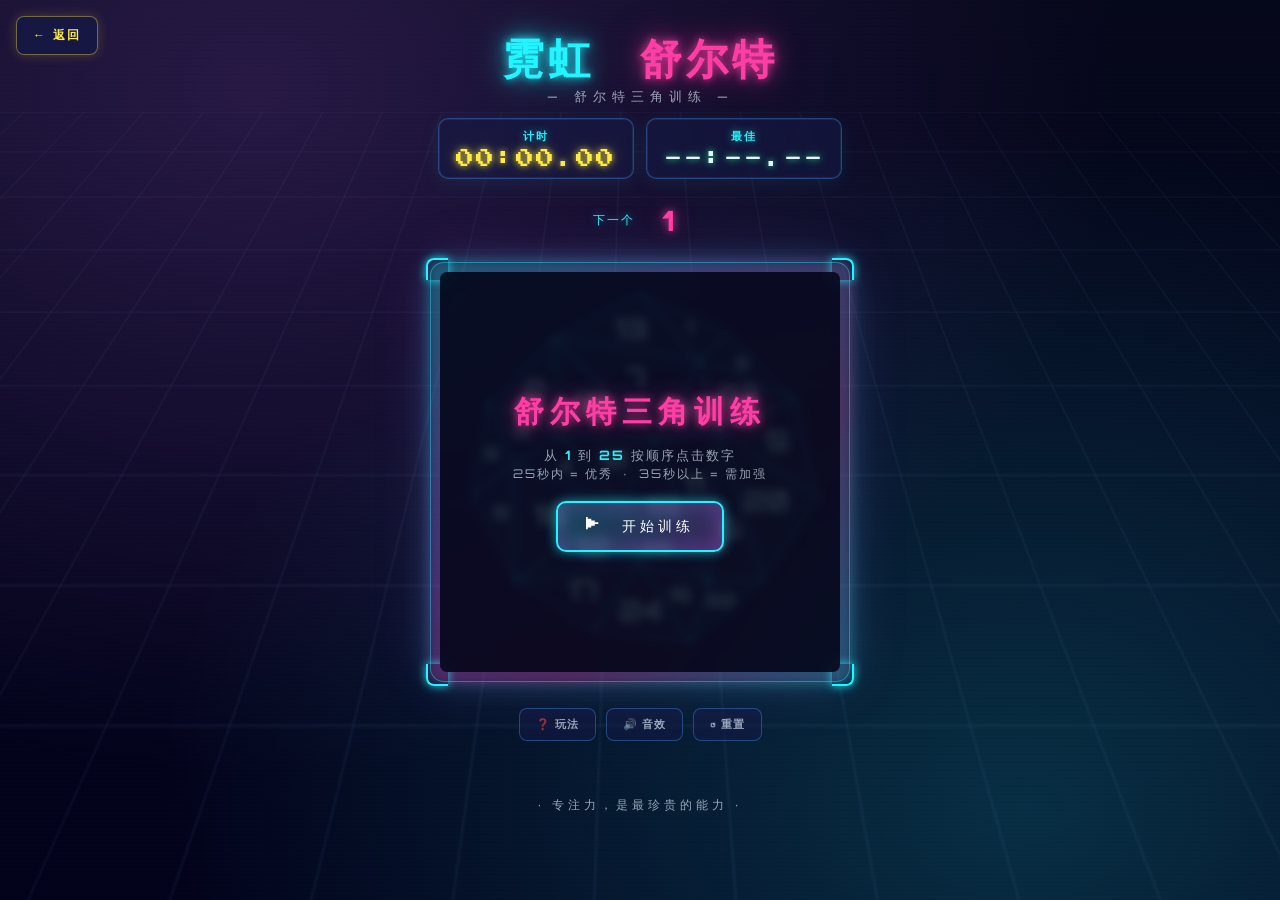
<file: schulte.html>
<!DOCTYPE html>
<html lang="zh-CN">
<head>
<meta charset="UTF-8" />
<meta name="viewport" content="width=device-width, initial-scale=1.0, maximum-scale=1.0, user-scalable=no" />
<title>NEON SCHULTE · 舒尔特三角训练</title>
<link rel="stylesheet" href="style.css?v=2" />
<link href="https://fonts.googleapis.com/css2?family=Press+Start+2P&family=Orbitron:wght@400;700;900&display=swap" rel="stylesheet" />
<style>
  .back-btn {
    position: fixed;
    top: 16px;
    left: 16px;
    z-index: 100;
    padding: 10px 16px;
    font-family: "Orbitron", sans-serif;
    font-size: 12px;
    font-weight: 700;
    letter-spacing: 2px;
    color: var(--neon-yellow);
    background: rgba(20, 26, 70, 0.8);
    border: 1px solid rgba(255, 236, 66, 0.4);
    border-radius: 8px;
    cursor: pointer;
    text-decoration: none;
    backdrop-filter: blur(6px);
    -webkit-backdrop-filter: blur(6px);
    transition: all 0.2s ease;
    box-shadow: 0 0 12px rgba(255, 236, 66, 0.2);
  }
  .schulte-next-display {
    display: flex;
    align-items: center;
    justify-content: center;
    gap: 12px;
    padding: 8px 20px;
  }
  .schulte-next-display .next-label {
    font-size: 12px;
    letter-spacing: 2px;
    color: var(--neon-cyan);
    text-shadow: 0 0 8px rgba(34, 245, 255, 0.5);
  }
  .schulte-next-display .next-num {
    font-family: "Orbitron", sans-serif;
    font-size: 28px;
    font-weight: 900;
    color: var(--neon-pink);
    text-shadow:
      0 0 8px rgba(255, 62, 165, 0.8),
      0 0 20px rgba(255, 62, 165, 0.5);
    min-width: 40px;
    text-align: center;
  }
  @media (max-width: 600px) {
    .schulte-next-display .next-num {
      font-size: 22px;
    }
  }
  .back-btn:hover {
    background: rgba(255, 236, 66, 0.15);
    transform: translateX(-2px);
    box-shadow: 0 0 20px rgba(255, 236, 66, 0.4);
  }
  .top-bar {
    padding-left: 100px;
    padding-right: 100px;
  }
  @media (max-width: 600px) {
    .back-btn {
      top: 10px;
      left: 10px;
      padding: 8px 12px;
      font-size: 11px;
    }
    .top-bar {
      padding-left: 70px;
      padding-right: 20px;
    }
    .title {
        font-size: 20px !important;
        letter-spacing: 2px !important;
      }
    }
  </style>
</head>
<body>
  <div class="grid-bg"></div>
  <div class="scanlines"></div>

  <a href="index.html" class="back-btn">← 返回</a>

  <header class="top-bar">
    <h1 class="title">
      <span class="title-neon">霓虹</span>
      <span class="title-neon alt">舒尔特</span>
    </h1>
    <p class="subtitle">— 舒尔特三角训练 —</p>
  </header>

  <!-- ======================= 舒尔特三角训练 ======================= -->
  <main class="stage stage-sudoku active" id="stage-schulte">
    <div class="info-bar">
      <div class="info-item">
        <h3>计时</h3>
        <div class="value" id="schulte-timer">00:00.00</div>
      </div>
      <div class="info-item">
        <h3>最佳</h3>
        <div class="value" id="schulte-best">--:--.--</div>
      </div>
    </div>

    <div class="schulte-next-display">
      <span class="next-label">下一个</span>
      <span class="next-num" id="schulte-next">1</span>
    </div>

    <section class="board-wrap">
      <div class="board-frame">
        <div class="board-corner tl"></div>
        <div class="board-corner tr"></div>
        <div class="board-corner bl"></div>
        <div class="board-corner br"></div>
        <canvas id="schulte-board" width="400" height="400"></canvas>
        <div class="overlay" id="schulte-overlay">
          <div class="overlay-inner">
            <h2 id="schulte-title">舒尔特三角训练</h2>
            <p id="schulte-subtitle">从 1 到 25 按顺序点击数字</p>
            <button class="btn-start" id="schulte-btn-start">▶ 开始训练</button>
          </div>
        </div>
      </div>
    </section>

    <div class="bottom-btns" style="padding: 10px 0;">
      <button class="small-btn" id="schulte-help-btn">❓ 玩法</button>
      <button class="small-btn" id="schulte-mute-btn">🔊 音效</button>
      <button class="small-btn" id="schulte-restart-btn">↺ 重置</button>
    </div>
  </main>

  <footer class="foot">
    <span>· 专注力，是最珍贵的能力 ·</span>
  </footer>

  <script src="schulte.js?v=2"></script>
</body>
</html>
</file>
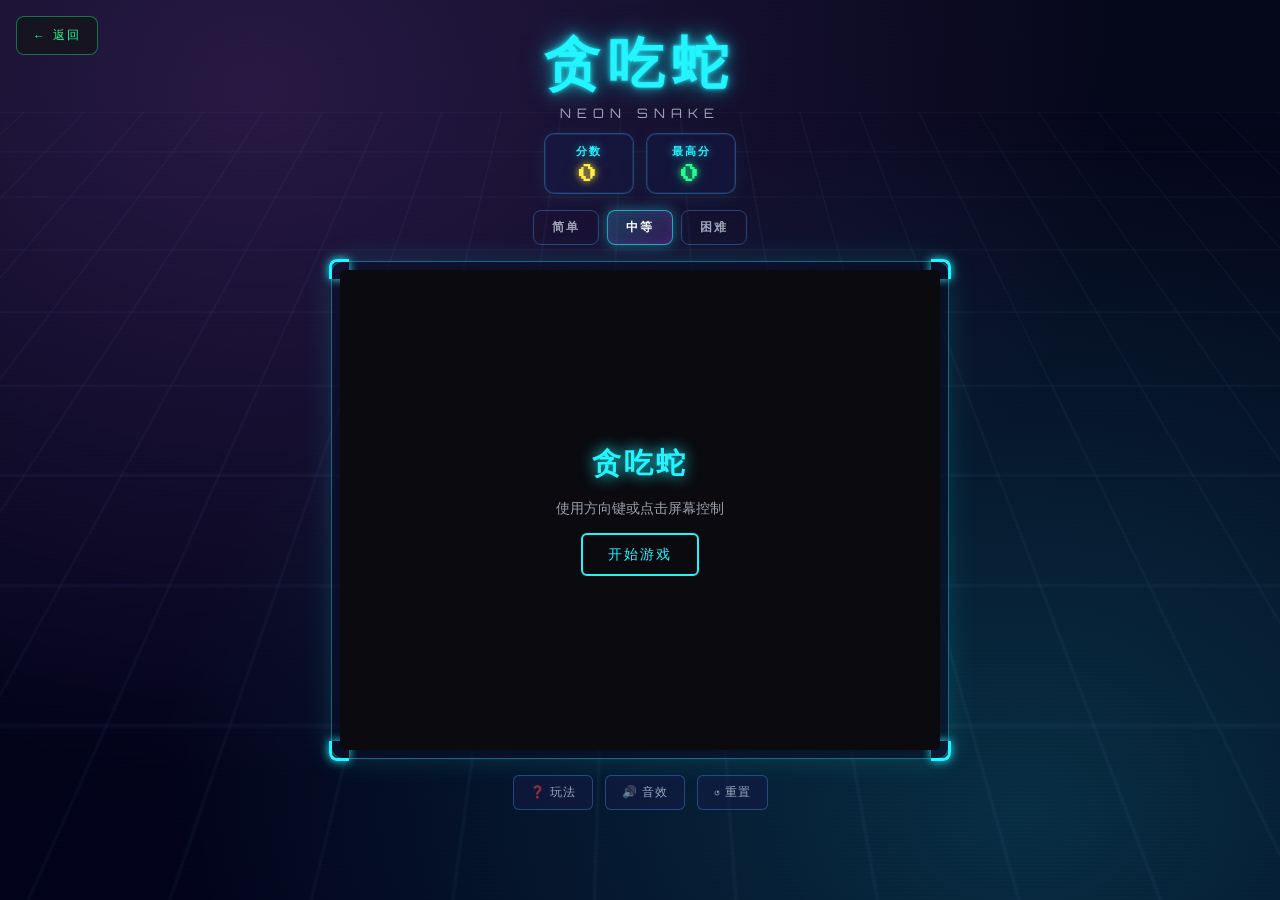
<file: snake.html>
<!DOCTYPE html>
<html lang="zh-CN">
<head>
  <meta charset="UTF-8">
  <meta name="viewport" content="width=device-width, initial-scale=1.0, user-scalable=no">
  <title>霓虹贪吃蛇</title>
  <link rel="preconnect" href="https://fonts.googleapis.com">
  <link href="https://fonts.googleapis.com/css2?family=Press+Start+2P&family=Orbitron:wght@400;700;900&display=swap" rel="stylesheet">
  <style>
    * {
      margin: 0;
      padding: 0;
      box-sizing: border-box;
      touch-action: none;
      -webkit-tap-highlight-color: transparent;
    }

    :root {
      --bg-0: #05071a;
      --bg-1: #0a0f35;
      --neon-cyan: #22f5ff;
      --neon-pink: #ff3ea5;
      --neon-purple: #c26bff;
      --neon-yellow: #ffec42;
      --neon-green: #22ff8f;
      --text: #e6f2ff;
      --text-dim: rgba(230, 242, 255, 0.65);
      --panel: rgba(20, 26, 70, 0.55);
      --panel-border: rgba(80, 160, 255, 0.35);
      --neon-orange: #ff8c42;
    }

    html, body {
      margin: 0;
      padding: 0;
      min-height: 100vh;
      color: var(--text);
      font-family: "Orbitron", "Segoe UI", "PingFang SC", sans-serif;
      background:
        radial-gradient(ellipse at 20% 10%, rgba(194, 107, 255, 0.18), transparent 60%),
        radial-gradient(ellipse at 80% 90%, rgba(34, 245, 255, 0.18), transparent 60%),
        linear-gradient(180deg, var(--bg-0) 0%, #02021a 100%);
      overflow-x: hidden;
      user-select: none;
      -webkit-user-select: none;
    }

    .grid-bg {
      position: fixed;
      inset: 0;
      background-image:
        linear-gradient(rgba(120, 180, 255, 0.08) 1px, transparent 1px),
        linear-gradient(90deg, rgba(120, 180, 255, 0.08) 1px, transparent 1px);
      background-size: 48px 48px;
      transform: perspective(800px) rotateX(60deg) translateY(20%);
      transform-origin: center top;
      opacity: 0.6;
      pointer-events: none;
      animation: gridScroll 12s linear infinite;
      z-index: 0;
    }

    @keyframes gridScroll {
      0% { background-position: 0 0; }
      100% { background-position: 0 480px; }
    }

    .scanlines {
      position: fixed;
      inset: 0;
      pointer-events: none;
      background: repeating-linear-gradient(
        to bottom,
        rgba(255, 255, 255, 0.03) 0 1px,
        transparent 1px 4px
      );
      mix-blend-mode: overlay;
      z-index: 1;
    }

    .top-bar {
      position: relative;
      z-index: 2;
      text-align: center;
      padding: 28px 16px 12px;
    }

    .title {
      margin: 0;
      font-family: "Orbitron", "PingFang SC", sans-serif;
      font-size: clamp(32px, 8vw, 56px);
      font-weight: 900;
      letter-spacing: 8px;
      line-height: 1.2;
    }

    .title-neon {
      color: var(--neon-cyan);
      text-shadow:
        0 0 4px rgba(34, 245, 255, 0.8),
        0 0 12px rgba(34, 245, 255, 0.6),
        0 0 24px rgba(34, 245, 255, 0.4),
        0 0 40px rgba(34, 245, 255, 0.2);
      animation: titleBreath 2s ease-in-out infinite;
    }

    @keyframes titleBreath {
      0%, 100% {
        text-shadow:
          0 0 4px rgba(34, 245, 255, 0.8),
          0 0 12px rgba(34, 245, 255, 0.6),
          0 0 24px rgba(34, 245, 255, 0.4),
          0 0 40px rgba(34, 245, 255, 0.2);
        opacity: 0.85;
      }
      50% {
        text-shadow:
          0 0 8px rgba(34, 245, 255, 1),
          0 0 20px rgba(34, 245, 255, 0.8),
          0 0 40px rgba(34, 245, 255, 0.6),
          0 0 60px rgba(34, 245, 255, 0.4);
        opacity: 1;
      }
    }

    .subtitle {
      margin: 10px 0 0;
      color: var(--text-dim);
      letter-spacing: 6px;
      font-size: 13px;
    }

    .stage {
      position: relative;
      z-index: 2;
      display: flex;
      flex-direction: column;
      align-items: center;
      max-width: 600px;
      margin: 0 auto;
      padding: 0 16px 30px;
      gap: 16px;
    }

    .info-bar {
      display: flex;
      gap: 12px;
      flex-wrap: wrap;
      justify-content: center;
    }

    .info-item {
      background: var(--panel);
      border: 1px solid var(--panel-border);
      border-radius: 10px;
      padding: 10px 16px;
      text-align: center;
      min-width: 90px;
      backdrop-filter: blur(6px);
      -webkit-backdrop-filter: blur(6px);
      box-shadow:
        0 0 0 1px rgba(34, 245, 255, 0.1) inset,
        0 4px 20px rgba(34, 245, 255, 0.08);
    }

    .info-item h3 {
      margin: 0 0 6px;
      font-size: 11px;
      letter-spacing: 2px;
      color: var(--neon-cyan);
      text-transform: uppercase;
      text-shadow: 0 0 8px rgba(34, 245, 255, 0.5);
    }

    .info-item .value {
      font-family: "Press Start 2P", monospace;
      font-size: 18px;
      color: #fff;
      letter-spacing: 2px;
      text-shadow:
        0 0 6px rgba(255, 236, 66, 0.9),
        0 0 16px rgba(255, 236, 66, 0.4);
      font-variant-numeric: tabular-nums;
    }

    #score { color: var(--neon-yellow); }
    #high-score { color: var(--neon-green); text-shadow: 0 0 6px rgba(34, 255, 143, 0.9), 0 0 16px rgba(34, 255, 143, 0.4); }

    .difficulty-selector {
      display: flex;
      gap: 8px;
      flex-wrap: wrap;
      justify-content: center;
    }

    .diff-btn {
      background: transparent;
      border: 1px solid var(--panel-border);
      color: var(--text-dim);
      font-family: inherit;
      font-size: 12px;
      font-weight: 700;
      letter-spacing: 2px;
      padding: 8px 18px;
      border-radius: 8px;
      cursor: pointer;
      transition: all 0.2s ease;
    }

    .diff-btn:hover {
      background: rgba(34, 245, 255, 0.08);
      border-color: rgba(34, 245, 255, 0.4);
      color: #fff;
    }

    .diff-btn.active {
      background: linear-gradient(135deg, rgba(34, 245, 255, 0.2), rgba(178, 75, 255, 0.2));
      border-color: rgba(34, 245, 255, 0.6);
      color: #fff;
      box-shadow: 0 0 14px rgba(34, 245, 255, 0.4), inset 0 0 10px rgba(178, 75, 255, 0.15);
    }

    .board-wrap {
      position: relative;
      display: flex;
      justify-content: center;
    }

    .board-frame {
      position: relative;
      padding: 8px;
      background: rgba(10, 12, 35, 0.6);
      border: 1px solid rgba(34, 245, 255, 0.4);
      border-radius: 12px;
      box-shadow:
        0 0 30px rgba(34, 245, 255, 0.15),
        inset 0 0 20px rgba(34, 245, 255, 0.05);
    }

    .board-corner {
      position: absolute;
      width: 20px;
      height: 20px;
      border: 3px solid var(--neon-cyan);
      box-shadow: 0 0 10px var(--neon-cyan);
    }
    .board-corner.tl { top: -3px; left: -3px; border-right: none; border-bottom: none; border-radius: 8px 0 0 0; }
    .board-corner.tr { top: -3px; right: -3px; border-left: none; border-bottom: none; border-radius: 0 8px 0 0; }
    .board-corner.bl { bottom: -3px; left: -3px; border-right: none; border-top: none; border-radius: 0 0 0 8px; }
    .board-corner.br { bottom: -3px; right: -3px; border-left: none; border-top: none; border-radius: 0 0 8px 0; }

    .game-area {
      position: relative;
      background: rgba(10, 10, 30, 0.8);
      border-radius: 6px;
      overflow: hidden;
    }

    canvas {
      display: block;
    }

    .overlay {
      position: absolute;
      top: 0;
      left: 0;
      width: 100%;
      height: 100%;
      background: rgba(10, 10, 15, 0.92);
      display: flex;
      flex-direction: column;
      align-items: center;
      justify-content: center;
      gap: 15px;
      z-index: 10;
    }

    .overlay.hidden {
      display: none;
    }

    .overlay h2 {
      font-size: 1.8rem;
      letter-spacing: 3px;
      text-shadow: 0 0 15px currentColor;
    }

    .overlay.win h2 {
      color: var(--neon-green);
    }

    .overlay.lose h2 {
      color: var(--neon-pink);
    }

    .overlay p {
      color: var(--text-dim);
      font-size: 14px;
    }

    .btn {
      background: transparent;
      border: 2px solid var(--neon-cyan);
      color: var(--neon-cyan);
      font-family: inherit;
      font-size: 14px;
      padding: 10px 25px;
      border-radius: 6px;
      cursor: pointer;
      transition: all 0.2s ease;
      letter-spacing: 2px;
      text-transform: uppercase;
    }

    .btn:hover {
      background: rgba(34, 245, 255, 0.15);
      box-shadow: 0 0 15px rgba(34, 245, 255, 0.4);
    }

    .btn:active {
      transform: scale(0.96);
    }

    .btn.green {
      border-color: var(--neon-green);
      color: var(--neon-green);
    }

    .btn.green:hover {
      background: rgba(34, 255, 143, 0.15);
      box-shadow: 0 0 15px rgba(34, 255, 143, 0.4);
    }

    .controls {
      display: flex;
      gap: 12px;
      flex-wrap: wrap;
      justify-content: center;
    }

    .small-btn {
      background: rgba(20, 26, 70, 0.55);
      border: 1px solid var(--panel-border);
      color: var(--text-dim);
      font-family: inherit;
      font-size: 12px;
      padding: 8px 16px;
      border-radius: 6px;
      cursor: pointer;
      transition: all 0.2s ease;
      letter-spacing: 1px;
    }

    .small-btn:hover {
      background: rgba(34, 245, 255, 0.1);
      border-color: rgba(34, 245, 255, 0.4);
      color: #fff;
    }

    .return-btn {
      position: fixed;
      top: 16px;
      left: 16px;
      z-index: 100;
      padding: 10px 16px;
      background: rgba(20, 20, 30, 0.9);
      border: 1px solid rgba(34, 255, 143, 0.4);
      color: var(--neon-green);
      font-family: inherit;
      font-size: 12px;
      border-radius: 8px;
      cursor: pointer;
      transition: all 0.2s ease;
      letter-spacing: 2px;
      text-decoration: none;
      display: flex;
      align-items: center;
      gap: 6px;
    }

    .return-btn:hover {
      background: rgba(34, 255, 143, 0.1);
      box-shadow: 0 0 10px rgba(34, 255, 143, 0.3);
    }

    @media (max-width: 480px) {
      .top-bar {
        padding: 20px 16px 8px;
      }
      .stage {
        padding: 0 16px 8px;
        gap: 12px;
      }
      .info-item {
        padding: 8px 12px;
        min-width: 80px;
      }
      .info-item .value {
        font-size: 14px;
      }
    }
  </style>
</head>
<body>
  <div class="grid-bg"></div>
  <div class="scanlines"></div>

  <a href="index.html" class="return-btn">
    <span>←</span> 返回
  </a>

  <div class="top-bar">
    <h1 class="title">
      <span class="title-neon">贪吃蛇</span>
    </h1>
    <p class="subtitle">NEON SNAKE</p>
  </div>

  <div class="stage">
    <div class="info-bar">
      <div class="info-item">
        <h3>分数</h3>
        <div class="value" id="score">0</div>
      </div>
      <div class="info-item">
        <h3>最高分</h3>
        <div class="value" id="high-score">0</div>
      </div>
    </div>

    <div class="difficulty-selector">
      <button class="diff-btn" data-diff="easy">简单</button>
      <button class="diff-btn active" data-diff="medium">中等</button>
      <button class="diff-btn" data-diff="hard">困难</button>
    </div>

    <div class="board-wrap">
      <div class="board-frame">
        <div class="board-corner tl"></div>
        <div class="board-corner tr"></div>
        <div class="board-corner bl"></div>
        <div class="board-corner br"></div>
        <div class="game-area">
          <canvas id="game-canvas"></canvas>
          <div class="overlay" id="start-overlay">
            <h2 style="color: var(--neon-cyan)">贪吃蛇</h2>
            <p>使用方向键或点击屏幕控制</p>
            <button class="btn" id="start-btn">开始游戏</button>
          </div>
          <div class="overlay lose hidden" id="lose-overlay">
            <h2>游戏结束</h2>
            <p class="time-info" id="final-score"></p>
            <button class="btn green" id="restart-btn">再来一局</button>
          </div>
        </div>
      </div>
    </div>

    <div class="controls">
      <button class="small-btn" id="help-btn">❓ 玩法</button>
      <button class="small-btn" id="mute-btn">🔊 音效</button>
      <button class="small-btn" id="restart-btn2">↺ 重置</button>
    </div>
  </div>

  <script>
    const canvas = document.getElementById('game-canvas');
    const ctx = canvas.getContext('2d');
    const scoreEl = document.getElementById('score');
    const highScoreEl = document.getElementById('high-score');
    const startOverlay = document.getElementById('start-overlay');
    const loseOverlay = document.getElementById('lose-overlay');
    const finalScoreEl = document.getElementById('final-score');

    const COLS = 20;
    const ROWS = 16;
    let CELL_SIZE = 20;

    const DIFFICULTIES = {
      easy: { speed: 150, name: '简单' },
      medium: { speed: 100, name: '中等' },
      hard: { speed: 60, name: '困难' }
    };

    let currentDiff = 'medium';
    let snake = [];
    let food = null;
    let direction = { x: 1, y: 0 };
    let nextDirection = { x: 1, y: 0 };
    let score = 0;
    let highScore = 0;
    let gameLoop = null;
    let isMuted = false;

    const NEON_COLORS = [
      { main: '#22f5ff', dark: '#00a8cc', name: 'cyan' },
      { main: '#ff3ea5', dark: '#cc2a82', name: 'pink' },
      { main: '#c26bff', dark: '#8a3fcc', name: 'purple' },
      { main: '#ffec42', dark: '#ccb820', name: 'yellow' },
      { main: '#22ff8f', dark: '#00cc66', name: 'green' },
      { main: '#ff8c42', dark: '#cc6620', name: 'orange' },
      { main: '#ff3e64', dark: '#cc2a4a', name: 'red' },
      { main: '#a855f7', dark: '#7c3aed', name: 'violet' }
    ];

    let snakeColor = NEON_COLORS[0];

    function randomizeSnakeColor() {
      let newColor;
      do {
        newColor = NEON_COLORS[Math.floor(Math.random() * NEON_COLORS.length)];
      } while (newColor.name === snakeColor.name && NEON_COLORS.length > 1);
      snakeColor = newColor;
    }

    function loadHighScore() {
      try {
        highScore = parseInt(localStorage.getItem('snake_high_score')) || 0;
        highScoreEl.textContent = highScore;
      } catch(e) {}
    }

    function saveHighScore() {
      if (score > highScore) {
        highScore = score;
        highScoreEl.textContent = highScore;
        try {
          localStorage.setItem('snake_high_score', highScore.toString());
        } catch(e) {}
      }
    }

    function initGame() {
      snake = [
        { x: 5, y: 8 },
        { x: 4, y: 8 },
        { x: 3, y: 8 }
      ];
      direction = { x: 1, y: 0 };
      nextDirection = { x: 1, y: 0 };
      score = 0;
      scoreEl.textContent = score;
      spawnFood();
      startOverlay.classList.add('hidden');
      loseOverlay.classList.add('hidden');
      startGameLoop();
    }

    function spawnFood() {
      do {
        food = {
          x: Math.floor(Math.random() * COLS),
          y: Math.floor(Math.random() * ROWS)
        };
      } while (snake.some(s => s.x === food.x && s.y === food.y));
    }

    function startGameLoop() {
      if (gameLoop) clearInterval(gameLoop);
      gameLoop = setInterval(update, DIFFICULTIES[currentDiff].speed);
    }

    function update() {
      direction = nextDirection;

      const head = {
        x: snake[0].x + direction.x,
        y: snake[0].y + direction.y
      };

      if (head.x < 0 || head.x >= COLS || head.y < 0 || head.y >= ROWS) {
        gameOver();
        return;
      }

      if (snake.some(s => s.x === head.x && s.y === head.y)) {
        gameOver();
        return;
      }

      snake.unshift(head);

      if (head.x === food.x && head.y === food.y) {
        score += 10;
        scoreEl.textContent = score;
        spawnFood();
        randomizeSnakeColor();
        playEatSound();
      } else {
        snake.pop();
      }

      draw();
    }

    function draw() {
      ctx.fillStyle = '#0a0a18';
      ctx.fillRect(0, 0, canvas.width, canvas.height);

      const gridR = parseInt(snakeColor.main.slice(1, 3), 16);
      const gridG = parseInt(snakeColor.main.slice(3, 5), 16);
      const gridB = parseInt(snakeColor.main.slice(5, 7), 16);
      ctx.strokeStyle = `rgba(${gridR}, ${gridG}, ${gridB}, 0.1)`;
      ctx.lineWidth = 1;
      for (let i = 0; i <= COLS; i++) {
        ctx.beginPath();
        ctx.moveTo(i * CELL_SIZE, 0);
        ctx.lineTo(i * CELL_SIZE, canvas.height);
        ctx.stroke();
      }
      for (let i = 0; i <= ROWS; i++) {
        ctx.beginPath();
        ctx.moveTo(0, i * CELL_SIZE);
        ctx.lineTo(canvas.width, i * CELL_SIZE);
        ctx.stroke();
      }

      if (food) {
        const fx = food.x * CELL_SIZE + CELL_SIZE / 2;
        const fy = food.y * CELL_SIZE + CELL_SIZE / 2;
        const radius = CELL_SIZE / 2 - 2;

        const gradient = ctx.createRadialGradient(fx, fy, 0, fx, fy, radius);
        gradient.addColorStop(0, '#ff3ea5');
        gradient.addColorStop(1, 'rgba(255, 62, 165, 0.5)');
        ctx.fillStyle = gradient;
        ctx.beginPath();
        ctx.arc(fx, fy, radius, 0, Math.PI * 2);
        ctx.fill();

        ctx.shadowColor = '#ff3ea5';
        ctx.shadowBlur = 10;
        ctx.fillStyle = '#fff';
        ctx.beginPath();
        ctx.arc(fx, fy, radius * 0.4, 0, Math.PI * 2);
        ctx.fill();
        ctx.shadowBlur = 0;
      }

      snake.forEach((segment, index) => {
        const x = segment.x * CELL_SIZE;
        const y = segment.y * CELL_SIZE;

        if (index === 0) {
          const gradient = ctx.createLinearGradient(x, y, x + CELL_SIZE, y + CELL_SIZE);
          gradient.addColorStop(0, snakeColor.main);
          gradient.addColorStop(1, snakeColor.dark);
          ctx.fillStyle = gradient;
          ctx.shadowColor = snakeColor.main;
          ctx.shadowBlur = 15;
        } else {
          const alpha = 1 - (index / snake.length) * 0.6;
          const r = parseInt(snakeColor.main.slice(1, 3), 16);
          const g = parseInt(snakeColor.main.slice(3, 5), 16);
          const b = parseInt(snakeColor.main.slice(5, 7), 16);
          ctx.fillStyle = `rgba(${r}, ${g}, ${b}, ${alpha})`;
          ctx.shadowBlur = 0;
        }

        ctx.fillRect(x + 1, y + 1, CELL_SIZE - 2, CELL_SIZE - 2);
        ctx.shadowBlur = 0;
      });
    }

    function gameOver() {
      clearInterval(gameLoop);
      saveHighScore();
      finalScoreEl.textContent = `最终得分: ${score}`;
      loseOverlay.classList.remove('hidden');
      playGameOverSound();
    }

    function resizeCanvas() {
      const maxWidth = Math.min(window.innerWidth - 32, COLS * 30);
      const maxHeight = Math.min(window.innerHeight - 320, ROWS * 30);

      const sizeByWidth = Math.floor(maxWidth / COLS);
      const sizeByHeight = Math.floor(maxHeight / ROWS);

      CELL_SIZE = Math.min(sizeByWidth, sizeByHeight);
      CELL_SIZE = Math.max(16, Math.min(CELL_SIZE, 30));

      canvas.width = COLS * CELL_SIZE;
      canvas.height = ROWS * CELL_SIZE;

      if (snake.length > 0) {
        draw();
      }
    }

    function playEatSound() {
      if (isMuted) return;
      try {
        const audioCtx = new (window.AudioContext || window.webkitAudioContext)();
        const osc = audioCtx.createOscillator();
        const gain = audioCtx.createGain();
        osc.type = 'sine';
        osc.frequency.setValueAtTime(500, audioCtx.currentTime);
        osc.frequency.exponentialRampToValueAtTime(1000, audioCtx.currentTime + 0.1);
        gain.gain.setValueAtTime(0.1, audioCtx.currentTime);
        gain.gain.exponentialRampToValueAtTime(0.01, audioCtx.currentTime + 0.1);
        osc.connect(gain);
        gain.connect(audioCtx.destination);
        osc.start();
        osc.stop(audioCtx.currentTime + 0.1);
      } catch(e) {}
    }

    function playGameOverSound() {
      if (isMuted) return;
      try {
        const audioCtx = new (window.AudioContext || window.webkitAudioContext)();
        const osc = audioCtx.createOscillator();
        const gain = audioCtx.createGain();
        osc.type = 'sawtooth';
        osc.frequency.setValueAtTime(200, audioCtx.currentTime);
        osc.frequency.exponentialRampToValueAtTime(50, audioCtx.currentTime + 0.3);
        gain.gain.setValueAtTime(0.15, audioCtx.currentTime);
        gain.gain.exponentialRampToValueAtTime(0.01, audioCtx.currentTime + 0.3);
        osc.connect(gain);
        gain.connect(audioCtx.destination);
        osc.start();
        osc.stop(audioCtx.currentTime + 0.3);
      } catch(e) {}
    }

    window.addEventListener('keydown', (e) => {
      switch(e.key) {
        case 'ArrowUp':
        case 'w':
        case 'W':
          if (direction.y !== 1) nextDirection = { x: 0, y: -1 };
          break;
        case 'ArrowDown':
        case 's':
        case 'S':
          if (direction.y !== -1) nextDirection = { x: 0, y: 1 };
          break;
        case 'ArrowLeft':
        case 'a':
        case 'A':
          if (direction.x !== 1) nextDirection = { x: -1, y: 0 };
          break;
        case 'ArrowRight':
        case 'd':
        case 'D':
          if (direction.x !== -1) nextDirection = { x: 1, y: 0 };
          break;
      }
    });

    let touchStartX = 0;
    let touchStartY = 0;

    canvas.addEventListener('touchstart', (e) => {
      touchStartX = e.touches[0].clientX;
      touchStartY = e.touches[0].clientY;
    }, { passive: false });

    canvas.addEventListener('touchmove', (e) => {
      e.preventDefault();
      const deltaX = e.touches[0].clientX - touchStartX;
      const deltaY = e.touches[0].clientY - touchStartY;

      if (Math.abs(deltaX) > Math.abs(deltaY)) {
        if (deltaX > 20 && direction.x !== -1) nextDirection = { x: 1, y: 0 };
        if (deltaX < -20 && direction.x !== 1) nextDirection = { x: -1, y: 0 };
      } else {
        if (deltaY > 20 && direction.y !== -1) nextDirection = { x: 0, y: 1 };
        if (deltaY < -20 && direction.y !== 1) nextDirection = { x: 0, y: -1 };
      }
    }, { passive: false });

    document.getElementById('start-btn').addEventListener('click', initGame);
    document.getElementById('restart-btn').addEventListener('click', initGame);
    document.getElementById('restart-btn2').addEventListener('click', initGame);

    document.querySelectorAll('.diff-btn').forEach(btn => {
      btn.addEventListener('click', () => {
        document.querySelectorAll('.diff-btn').forEach(b => b.classList.remove('active'));
        btn.classList.add('active');
        currentDiff = btn.dataset.diff;
        if (snake.length > 0) {
          startGameLoop();
        }
      });
    });

    const helpBtn = document.getElementById('help-btn');
    if (helpBtn) {
      helpBtn.addEventListener('click', () => {
        alert('🎮 霓虹贪吃蛇玩法：\n\n📱 手机操作：\n1. 滑动屏幕控制方向\n2. 吃到粉色食物加分\n3. 撞到墙壁或自己身体游戏结束\n\n⌨️ 电脑操作：\n1. 方向键/WASD控制方向\n2. 吃到食物蛇会变长\n3. 难度越高速度越快\n\n📋 游戏规则：\n- 绿色头部是蛇头\n- 粉色圆点是食物\n- 别撞墙！别撞自己！');
      });
    }

    const muteBtn = document.getElementById('mute-btn');
    if (muteBtn) {
      muteBtn.addEventListener('click', () => {
        isMuted = !isMuted;
        muteBtn.textContent = isMuted ? '🔇 音效' : '🔊 音效';
      });
    }

    window.addEventListener('resize', resizeCanvas);
    loadHighScore();
    resizeCanvas();
  </script>
</body>
</html>
</file>
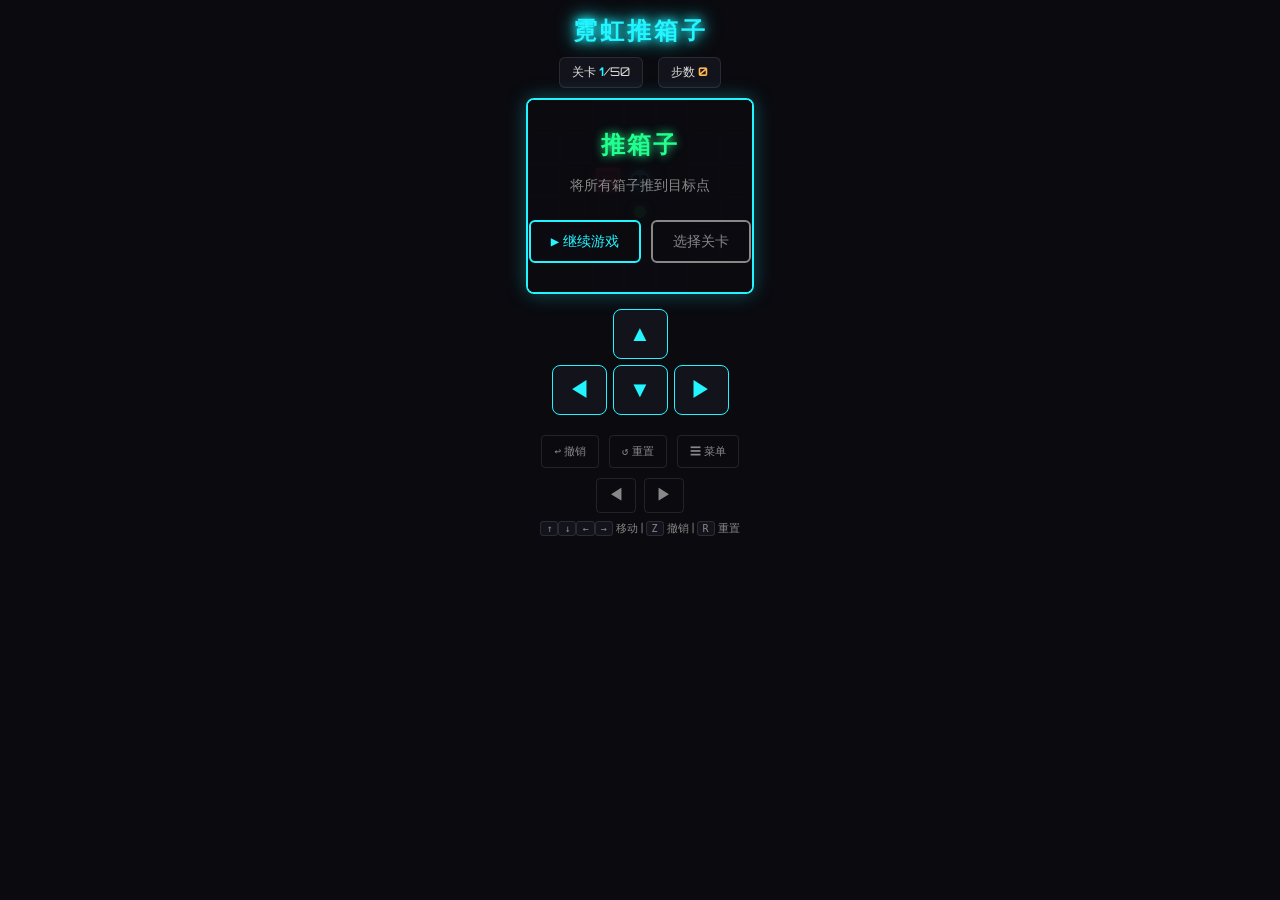
<file: sokoban.html>
<!DOCTYPE html>
<html lang="zh-CN">
<head>
  <meta charset="UTF-8">
  <meta name="viewport" content="width=device-width, initial-scale=1.0, user-scalable=no">
  <title>霓虹推箱子</title>
  <link rel="preconnect" href="https://fonts.googleapis.com">
  <link href="https://fonts.googleapis.com/css2?family=Orbitron:wght@400;700&display=swap" rel="stylesheet">
  <style>
    * {
      margin: 0;
      padding: 0;
      box-sizing: border-box;
      touch-action: manipulation;
    }

    :root {
      --neon-cyan: #22f5ff;
      --neon-pink: #ff3e64;
      --neon-green: #22ff8f;
      --neon-yellow: #ffb84d;
      --bg: #0a0a0f;
      --bg-card: rgba(20, 20, 30, 0.9);
      --text: #e0e0e0;
      --text-dim: #888;
      --border: rgba(255, 255, 255, 0.1);
    }

    body {
      font-family: 'Orbitron', 'Courier New', monospace;
      background: var(--bg);
      color: var(--text);
      min-height: 100vh;
      display: flex;
      flex-direction: column;
      align-items: center;
      overflow: hidden;
      user-select: none;
    }

    h1 {
      font-size: 1.5rem;
      color: var(--neon-cyan);
      text-shadow: 0 0 10px var(--neon-cyan), 0 0 20px var(--neon-cyan);
      margin: 15px 0 10px;
      letter-spacing: 3px;
    }

    /* 关卡信息栏 */
    .level-info {
      display: flex;
      gap: 15px;
      flex-wrap: wrap;
      justify-content: center;
      margin-bottom: 10px;
      font-size: 12px;
    }

    .level-badge {
      background: var(--bg-card);
      border: 1px solid var(--border);
      border-radius: 6px;
      padding: 6px 12px;
    }

    .level-badge span {
      color: var(--neon-cyan);
      font-weight: bold;
    }

    .moves-badge span {
      color: var(--neon-yellow);
      font-weight: bold;
    }

    /* 游戏画布 */
    .game-area {
      position: relative;
      background: var(--bg-card);
      border: 2px solid var(--neon-cyan);
      border-radius: 8px;
      box-shadow: 0 0 20px rgba(34,245,255,0.3);
      overflow: hidden;
      max-width: calc(100vw - 20px);
    }

    canvas {
      display: block;
      max-width: 100%;
      height: auto;
    }

    /* 覆盖层 */
    .overlay {
      position: absolute;
      top: 0;
      left: 0;
      width: 100%;
      height: 100%;
      background: rgba(10, 10, 15, 0.95);
      display: flex;
      flex-direction: column;
      align-items: center;
      justify-content: center;
      gap: 15px;
      z-index: 10;
    }

    .overlay.hidden {
      display: none;
    }

    .overlay h2 {
      font-size: 1.5rem;
      color: var(--neon-green);
      text-shadow: 0 0 10px var(--neon-green);
      letter-spacing: 2px;
    }

    .overlay p {
      color: var(--text-dim);
      font-size: 14px;
    }

    .overlay .sub-text {
      font-size: 12px;
      color: var(--neon-yellow);
    }

    .btn-group {
      display: flex;
      gap: 10px;
      flex-wrap: wrap;
      justify-content: center;
      margin-top: 10px;
    }

    .btn {
      background: transparent;
      border: 2px solid var(--neon-cyan);
      color: var(--neon-cyan);
      font-family: inherit;
      font-size: 14px;
      padding: 10px 20px;
      border-radius: 6px;
      cursor: pointer;
      transition: all 0.2s;
    }

    .btn:hover, .btn:active {
      background: var(--neon-cyan);
      color: var(--bg);
    }

    .btn-secondary {
      border-color: var(--text-dim);
      color: var(--text-dim);
    }

    .btn-secondary:hover, .btn-secondary:active {
      background: var(--text-dim);
      color: var(--bg);
    }

    /* 关卡选择 */
    .level-select {
      display: grid;
      grid-template-columns: repeat(5, 1fr);
      gap: 8px;
      max-width: 280px;
      max-height: 300px;
      overflow-y: auto;
      padding: 10px;
    }

    .level-btn {
      width: 45px;
      height: 35px;
      background: var(--bg-card);
      border: 1px solid var(--border);
      border-radius: 4px;
      color: var(--text);
      font-family: inherit;
      font-size: 14px;
      cursor: pointer;
      transition: all 0.2s;
    }

    .level-btn:hover {
      border-color: var(--neon-cyan);
      color: var(--neon-cyan);
    }

    .level-btn.completed {
      border-color: var(--neon-green);
      color: var(--neon-green);
    }

    .level-btn.current {
      border-color: var(--neon-yellow);
      color: var(--neon-yellow);
      box-shadow: 0 0 10px rgba(255,184,77,0.3);
    }

    /* 方向控制 */
    .controls {
      display: grid;
      grid-template-columns: repeat(3, 55px);
      grid-template-rows: repeat(2, 50px);
      gap: 6px;
      margin: 15px 0;
    }

    .ctrl-btn {
      background: var(--bg-card);
      border: 1px solid var(--neon-cyan);
      color: var(--neon-cyan);
      font-size: 22px;
      border-radius: 8px;
      cursor: pointer;
      transition: all 0.15s;
      display: flex;
      align-items: center;
      justify-content: center;
    }

    .ctrl-btn:active {
      background: var(--neon-cyan);
      color: var(--bg);
      box-shadow: 0 0 15px var(--neon-cyan);
      transform: scale(0.95);
    }

    .ctrl-up { grid-column: 2; grid-row: 1; }
    .ctrl-left { grid-column: 1; grid-row: 2; }
    .ctrl-down { grid-column: 2; grid-row: 2; }
    .ctrl-right { grid-column: 3; grid-row: 2; }

    /* 底部按钮 */
    .bottom-btns {
      display: flex;
      gap: 10px;
      margin-top: 5px;
    }

    .small-btn {
      background: transparent;
      border: 1px solid var(--border);
      color: var(--text-dim);
      font-family: inherit;
      font-size: 11px;
      padding: 8px 12px;
      border-radius: 4px;
      cursor: pointer;
    }

    .small-btn:hover {
      border-color: var(--neon-cyan);
      color: var(--neon-cyan);
    }

    /* 关卡导航 */
    .level-nav {
      display: flex;
      gap: 8px;
      margin-top: 10px;
    }

    .nav-btn {
      background: transparent;
      border: 1px solid var(--border);
      color: var(--text-dim);
      font-size: 16px;
      width: 40px;
      height: 35px;
      border-radius: 4px;
      cursor: pointer;
    }

    .nav-btn:hover {
      border-color: var(--neon-cyan);
      color: var(--neon-cyan);
    }

    .nav-btn:disabled {
      opacity: 0.3;
      cursor: not-allowed;
    }

    /* 操作提示 */
    .hint {
      color: var(--text-dim);
      font-size: 11px;
      text-align: center;
      margin-top: 8px;
    }

    kbd {
      background: var(--bg-card);
      border: 1px solid var(--border);
      border-radius: 3px;
      padding: 1px 5px;
      font-size: 10px;
    }

    /* 移动端隐藏操作提示 */
    @media (max-width: 500px) {
      h1 {
        font-size: 1.2rem;
        margin: 8px 0 5px;
      }

      .level-info {
        margin-bottom: 5px;
      }

      .level-badge {
        padding: 4px 10px;
        font-size: 11px;
      }

      .game-area {
        max-width: calc(100vw - 16px);
      }

      canvas {
        max-width: 100%;
        height: auto;
      }

      .hint {
        display: none;
      }

      .controls {
        grid-template-columns: repeat(3, 55px);
        grid-template-rows: repeat(2, 50px);
        margin: 8px 0;
      }

      .ctrl-btn {
        font-size: 18px;
      }

      .bottom-btns, .level-nav {
        margin-top: 5px;
      }

      .bottom-btns .small-btn {
        padding: 6px 10px;
        font-size: 10px;
      }
    }

    /* 完成动画 */
    @keyframes celebrate {
      0%, 100% { transform: scale(1); }
      50% { transform: scale(1.1); }
    }

    .celebrating h2 {
      animation: celebrate 0.5s ease-in-out 3;
    }
  </style>
</head>
<body>
  <h1>霓虹推箱子</h1>

  <div class="level-info">
    <div class="level-badge">关卡 <span id="levelNum">1</span>/50</div>
    <div class="level-badge moves-badge">步数 <span id="moves">0</span></div>
  </div>

  <div class="game-area">
    <canvas id="gameCanvas"></canvas>

    <!-- 开始界面 -->
    <div class="overlay" id="startOverlay">
      <h2>推箱子</h2>
      <p>将所有箱子推到目标点</p>
      <div class="btn-group">
        <button class="btn" id="continueBtn">▶ 继续游戏</button>
        <button class="btn btn-secondary" id="selectLevelBtn">选择关卡</button>
      </div>
    </div>

    <!-- 关卡选择 -->
    <div class="overlay hidden" id="levelSelectOverlay">
      <h2>选择关卡</h2>
      <div class="level-select" id="levelSelect"></div>
      <button class="btn" id="backToStartBtn">返回</button>
    </div>

    <!-- 通关界面 -->
    <div class="overlay hidden" id="winOverlay">
      <h2>通关成功!</h2>
      <p>用了 <span id="winMoves">0</span> 步</p>
      <p class="sub-text" id="winSubText"></p>
      <div class="btn-group">
        <button class="btn" id="nextLevelBtn">下一关 ▶</button>
        <button class="btn btn-secondary" id="replayBtn">↺ 重玩</button>
      </div>
    </div>

    <!-- 全部通关 -->
    <div class="overlay hidden" id="allWinOverlay">
      <h2>恭喜通关!</h2>
      <p>你已经完成了全部50个关卡</p>
      <div class="btn-group">
        <button class="btn" id="restartAllBtn">从头开始</button>
        <button class="btn btn-secondary" id="selectLevelEndBtn">选择关卡</button>
      </div>
    </div>
  </div>

  <div class="controls" id="controls">
    <button class="ctrl-btn ctrl-up" data-dir="up">▲</button>
    <button class="ctrl-btn ctrl-left" data-dir="left">◀</button>
    <button class="ctrl-btn ctrl-down" data-dir="down">▼</button>
    <button class="ctrl-btn ctrl-right" data-dir="right">▶</button>
  </div>

  <div class="bottom-btns">
    <button class="small-btn" id="undoBtn">↩ 撤销</button>
    <button class="small-btn" id="resetBtn">↺ 重置</button>
    <button class="small-btn" id="menuBtn">☰ 菜单</button>
  </div>

  <div class="level-nav">
    <button class="nav-btn" id="prevLevelBtn">◀</button>
    <button class="nav-btn" id="nextNavBtn">▶</button>
  </div>

  <div class="hint">
    <kbd>↑</kbd><kbd>↓</kbd><kbd>←</kbd><kbd>→</kbd> 移动 |
    <kbd>Z</kbd> 撤销 |
    <kbd>R</kbd> 重置
  </div>

  <script>
    // ==================== 关卡数据 ====================
    // 0 = 空, 1 = 墙, 2 = 地板, 3 = 箱子, 4 = 目标点, 5 = 玩家
    // 6 = 箱子在目标上, 7 = 玩家在目标上

    const LEVELS = [
      // 第1-10关 (入门)
      [
        "  111  ",
        "11   11",
        "1 35 1 ",
        "1 240 1",
        "11   11",
        "  111  "
      ],
      [
        "1111111",
        "12   21",
        "1  3  1",
        "1 425 1",
        "1  5  1",
        "12   21",
        "1111111"
      ],
      [
        "  1111 ",
        "  1  1 ",
        "  1  1 ",
        " 1 35 1 ",
        "11 2401 ",
        "1  1111 ",
        "1      1",
        "11111111"
      ],
      [
        "  111  ",
        "  1 1  ",
        " 13  1 ",
        "111  1 ",
        "1 4 1  ",
        "1 5251 ",
        "1111111"
      ],
      [
        "11111111",
        "1      1",
        "1 1111 1",
        "1 1  3 1",
        "1 1 4 41",
        "1 152 41",
        "1 1  4 1",
        "1      1",
        "11111111"
      ],
      [
        "   1    ",
        "   1    ",
        " 11 111 ",
        " 1    1 ",
        " 1 3  1 ",
        "111 3 11",
        "   14 1 ",
        "   1 51 ",
        "   1111 "
      ],
      [
        "11111111",
        "1 4  4 1",
        "1  33  1",
        "1 125 1 ",
        "1  33  1",
        "1 4  4 1",
        "11111111"
      ],
      [
        "  11111 ",
        "  1   1 ",
        "  1 3 1 ",
        "111 3111",
        "1 4 4  1",
        "1   5  1",
        "11111111"
      ],
      [
        "111111111",
        "1       1",
        "1 11111 1",
        "1 1   1 1",
        "1 1 3 1 1",
        "1 2 4 2 1",
        "1 1 5 1 1",
        "1 1   1 1",
        "1 11111 1",
        "1       1",
        "111111111"
      ],
      [
        "  11111  ",
        "  1   1  ",
        "  1 3 1  ",
        "111 3 111",
        "1 4 4 4 1",
        "1  525  1",
        "111111111"
      ],
      // 第11-20关 (进阶)
      [
        "  11111 ",
        "  1   1 ",
        "  1 3 1 ",
        "111 3111",
        "1 4 4  1",
        "1  5   1",
        "1  111 1",
        "1      1",
        "11111111"
      ],
      [
        "  111111",
        "  1   1 ",
        "111 3111",
        "1  3 1 1",
        "1 14 1 1",
        "1 14 1 1",
        "1  5  1",
        "1 11111 ",
        "1      1",
        "11111111"
      ],
      [
        "111111111",
        "1       1",
        "1 11111 1",
        "1 1   1 1",
        "1 1 3 1 1",
        "1 2 4 2 1",
        "1 1 5 1 1",
        "1 1   1 1",
        "1 11111 1",
        "1       1",
        "111111111"
      ],
      [
        "1111111111",
        "1        1",
        "1 111111 1",
        "1 1    1 1",
        "1 1 33 1 1",
        "1 1 33 1 1",
        "1 1 55 1 1",
        "1 1    1 1",
        "1 1 444 1",
        "1 1      1",
        "1111111111"
      ],
      [
        "  11111  ",
        "  1   1  ",
        "  1 3 1  ",
        "111 3 111",
        "1 4 4 4 1",
        "1  525  1",
        "1 4 4 4 1",
        "111111111",
        "  1   1  ",
        "  11111  "
      ],
      [
        "   111   ",
        "   1 1   ",
        "   1 1   ",
        "111 3111 ",
        "1 4 4 4 1",
        "1 42525 1",
        "1 4 4 4 1",
        "111 3111 ",
        "   1 1   ",
        "   1 1   ",
        "   111   "
      ],
      [
        "11111111111",
        "1         1",
        "1 1111111 1",
        "1 1     1 1",
        "1 1 333 1 1",
        "1 1 333 1 1",
        "1 1 555 1 1",
        "1 1     1 1",
        "1 1 444 1 1",
        "1 1     1 1",
        "1 1111111 1",
        "1         1",
        "11111111111"
      ],
      [
        "    111    ",
        "    1 1    ",
        "    1 1    ",
        "1111 311111",
        "1 4 4 4   1",
        "1  42525  1",
        "1  4   4  1",
        "1111 311111",
        "    1 1    ",
        "    1 1    ",
        "    111    "
      ],
      [
        "  111111  ",
        "  1    1  ",
        "  1 33 1  ",
        "111 33 111",
        "1  4 4  1",
        "1  5 5  1",
        "1  4 4  1",
        "111 33 111",
        "  1 33 1  ",
        "  1    1  ",
        "  111111  "
      ],
      [
        "  1111111  ",
        "  1     1  ",
        "  1 333 1  ",
        "  1 333 1  ",
        "111 555 111",
        "1  4 4 4  1",
        "1  4 4 4  1",
        "111 525 111",
        "  1 333 1  ",
        "  1     1  ",
        "  1111111  "
      ],
      // 第21-30关 (提高)
      [
        "11111111111",
        "1 4 4 4 4 1",
        "1 33333  1",
        "1  555   1",
        "1  333   1",
        "1 4 4 4 4 1",
        "11111111111"
      ],
      [
        "111111111111",
        "1  4 4 4   1",
        "1  33333   1",
        "1  55555   1",
        "1  33333   1",
        "1  4 4 4   1",
        "1    5     1",
        "111111111111"
      ],
      [
        "   1111111   ",
        "   1     1   ",
        "   1 333 1   ",
        "111 333 111  ",
        "1 4 4 4 4 4 1",
        "1  42525 5  1",
        "1  4   4 5  1",
        "111 333 111  ",
        "   1 5 1   ",
        "   1   1   ",
        "   111111   "
      ],
      [
        "1111111111111",
        "1  4 4 4 4  1",
        "1  3333333  1",
        "1  5555555  1",
        "1  3333333  1",
        "1  4 4 4 4  1",
        "1    5 5    1",
        "1111111111111"
      ],
      [
        "    11111    ",
        "    1   1    ",
        "    1 3 1    ",
        "1111 3 31111 ",
        "1 44 4 4 44 1",
        "1  4 5 5 4  1",
        "1  4 525 4  1",
        "1 44 5 5 44 1",
        "1 44 4 4 44 1",
        "1111 3 31111 ",
        "    1 3 1    ",
        "    1   1    ",
        "    11111    "
      ],
      [
        "11111111111111",
        "1             1",
        "1  1111111111  1",
        "1  1       1  1",
        "1  1 44444 1  1",
        "1  1 43334 1  1",
        "1  1 43334 1  1",
        "1  1 45554 1  1",
        "1  1 43334 1  1",
        "1  1 43334 1  1",
        "1  1 55555 1  1",
        "1  1   5   1  1",
        "1  11111111  1",
        "1             1",
        "11111111111111"
      ],
      [
        "  111111111  ",
        "  1       1  ",
        "  1 44444 1  ",
        "  1 4   4 1  ",
        "  1 4 3 4 1  ",
        "111 4 3 4 111",
        "1 4 4 3 4 4 1",
        "1  4 525 4  1",
        "1  4 5 4 4  1",
        "1  4 4 4 4  1",
        "1   11111   1",
        "1           1",
        "1111111111111"
      ],
      [
        "1111111111111",
        "1 4 4 4 4 4 1",
        "1 333333333 1",
        "1  5555555  1",
        "1  5555555  1",
        "1  5555555  1",
        "1  5555555  1",
        "1  5555555  1",
        "1 333333333 1",
        "1 4 4 4 4 4 1",
        "1111111111111"
      ],
      [
        "      111      ",
        "      1 1      ",
        "      1 1      ",
        "  1111 3 1111  ",
        "  1 4 4 4 4 1  ",
        "  1  4 3 4  1  ",
        "111 4 3 4 4111 ",
        "1 44 4 3 4 44 1",
        "1  4 4 3 4 4  1",
        "1  4 52525 4  1",
        "1 44 4 3 4 44 1",
        "111 4 4 3 4 4111 ",
        "  1  4 3 4  1  ",
        "  1  4 4 4  1  ",
        "  1111 3 1111  ",
        "      1 1      ",
        "      1 1      ",
        "      111      "
      ],
      [
        "1111111111111111",
        "1               1",
        "1  11111111111  1",
        "1  1         1  1",
        "1  1 4444444 1  1",
        "1  1 43333334 1  1",
        "1  1 43333334 1  1",
        "1  1 43333334 1  1",
        "1  1 45555554 1  1",
        "1  1 43333334 1  1",
        "1  1 43333334 1  1",
        "1  1 43333334 1  1",
        "1  1 43333334 1  1",
        "1  1 45555554 1  1",
        "1  1 43333334 1  1",
        "1  1   5 5   1  1",
        "1  1111111111  1",
        "1               1",
        "1111111111111111"
      ],
      // 第31-40关 (挑战)
      [
        "111111111111111",
        "1 4 4 4 4 4 4 1",
        "1 33333333333 1",
        "1  5555555555  1",
        "1  5555555555  1",
        "1  5555555555  1",
        "1  5555555555  1",
        "1  5555555555  1",
        "1  5555555555  1",
        "1 33333333333 1",
        "1 4 4 4 4 4 4 1",
        "111111111111111"
      ],
      [
        "11111111111111111",
        "1   4 4 4 4 4   1",
        "1   333333333   1",
        "1   555555555   1",
        "1   555555555   1",
        "1   555555555   1",
        "1   555555555   1",
        "1   555555555   1",
        "1   555555555   1",
        "1   555555555   1",
        "1   333333333   1",
        "1   4 4 4 4 4   1",
        "1     5   5     1",
        "11111111111111111"
      ],
      [
        "   111111111111   ",
        "   1         1   ",
        "   1 4444444 1   ",
        "   1 4333334 1   ",
        "111 4333334 111  ",
        "1 4 4333334 4 4 1",
        "1  4 433334 4  1",
        "1  4 455554 4  1",
        "1  4 433334 4  1",
        "1 4 4333334 4 4 1",
        "111 4333334 111  ",
        "   1 4333334 1   ",
        "   1 455554 1   ",
        "   1 4   4 1   ",
        "   1 5   5 1   ",
        "   1111111111   "
      ],
      [
        "1111111111111111111",
        "1  4 4 4 4 4 4 4  1",
        "1  3333333333333  1",
        "1  5555555555555  1",
        "1  5555555555555  1",
        "1  5555555555555  1",
        "1  5555555555555  1",
        "1  5555555555555  1",
        "1  5555555555555  1",
        "1  5555555555555  1",
        "1  3333333333333  1",
        "1  4 4 4 4 4 4 4  1",
        "1    5 5 5 5 5    1",
        "1111111111111111111"
      ],
      [
        "       111111       ",
        "       1    1       ",
        "       1 44 1       ",
        "       1 43 1       ",
        "       1 43 1       ",
        "       1 43 1       ",
        "  1111 1 43 1 1111  ",
        "  1  4 1 1 1 4  1  ",
        "  1  4 1 1 1 4  1  ",
        "111 44 1 1 1 44 111",
        "1 4 4  1 1 1  4 4 1",
        "1    4  1 1 1  4    1",
        "1    4  1 1 1  4    1",
        "111111 1 5 1 111111 ",
        "       1 5 1       ",
        "       111111       "
      ],
      [
        "111111111111111111111",
        "1                   1",
        "1  111111111111111  1",
        "1  1             1  1",
        "1  1  4444444444  1  1",
        "1  1  4333333334  1  1",
        "1  1  4333333334  1  1",
        "1  1  4333333334  1  1",
        "1  1  4333333334  1  1",
        "1  1  4555555554  1  1",
        "1  1  4333333334  1  1",
        "1  1  4333333334  1  1",
        "1  1  4333333334  1  1",
        "1  1  4333333334  1  1",
        "1  1  4555555554  1  1",
        "1  1  4333333334  1  1",
        "1  1  4333333334  1  1",
        "1  1  4333333334  1  1",
        "1  1  4333333334  1  1",
        "1  1  5555555554  1  1",
        "1  1  5       5  1  1",
        "1  1  111111111  1  1",
        "1  1             1  1",
        "1  111111111111111  1",
        "1                   1",
        "111111111111111111111"
      ],
      [
        "   111111111111   ",
        "   1         1   ",
        "   1 4444444 1   ",
        "   1 4333334 1   ",
        "   1 4333334 1   ",
        "   1 4333334 1   ",
        "   1 4555554 1   ",
        "   1 4333334 1   ",
        "   1 4333334 1   ",
        "   1 4333334 1   ",
        "   1 4555554 1   ",
        "   1 4333334 1   ",
        "   1 4333334 1   ",
        "   1 4 5 5 4 1   ",
        "   1   5 5   1   ",
        "   11111111111   "
      ],
      [
        "11111111111111111111111",
        "1                       1",
        "1  1111111111111111111  1",
        "1  1                 1  1",
        "1  1  4444444444444  1  1",
        "1  1  4333333333334  1  1",
        "1  1  4333333333334  1  1",
        "1  1  4333333333334  1  1",
        "1  1  4555555555554  1  1",
        "1  1  4333333333334  1  1",
        "1  1  4333333333334  1  1",
        "1  1  4333333333334  1  1",
        "1  1  4333333333334  1  1",
        "1  1  4333333333334  1  1",
        "1  1  4555555555554  1  1",
        "1  1  4333333333334  1  1",
        "1  1  4333333333334  1  1",
        "1  1  4333333333334  1  1",
        "1  1  4555555555554  1  1",
        "1  1  4333333333334  1  1",
        "1  1  4333333333334  1  1",
        "1  1  4333333333334  1  1",
        "1  1  4333333333334  1  1",
        "1  1  5555555555554  1  1",
        "1  1  5         5  1  1",
        "1  1  111111111111  1  1",
        "1  1                 1  1",
        "1  1111111111111111111  1",
        "1                       1",
        "11111111111111111111111"
      ],
      [
        "      111111111111      ",
        "      1         1      ",
        "      1 4444444 1      ",
        "      1 4333334 1      ",
        "      1 4333334 1      ",
        "      1 4333334 1      ",
        "      1 4555554 1      ",
        "      1 4333334 1      ",
        "      1 4333334 1      ",
        "      1 4333334 1      ",
        "      1 4333334 1      ",
        "      1 4555554 1      ",
        "      1 4333334 1      ",
        "      1 4333334 1      ",
        "      1 4333334 1      ",
        "      1 4555554 1      ",
        "      1 4333334 1      ",
        "      1 4333334 1      ",
        "      1 4333334 1      ",
        "      1 4555554 1      ",
        "      1 4333334 1      ",
        "      1 4 5 5 4 1      ",
        "      1   5 5   1      ",
        "      11111111111      "
      ],
      [
        "111111111111111111111111111",
        "1                           1",
        "1   11111111111111111111   1",
        "1   1                   1   1",
        "1   1  444444444444444  1   1",
        "1   1  433333333333334  1   1",
        "1   1  433333333333334  1   1",
        "1   1  433333333333334  1   1",
        "1   1  433333333333334  1   1",
        "1   1  455555555555554  1   1",
        "1   1  433333333333334  1   1",
        "1   1  433333333333334  1   1",
        "1   1  433333333333334  1   1",
        "1   1  433333333333334  1   1",
        "1   1  433333333333334  1   1",
        "1   1  455555555555554  1   1",
        "1   1  433333333333334  1   1",
        "1   1  433333333333334  1   1",
        "1   1  433333333333334  1   1",
        "1   1  455555555555554  1   1",
        "1   1  433333333333334  1   1",
        "1   1  433333333333334  1   1",
        "1   1  433333333333334  1   1",
        "1   1  433333333333334  1   1",
        "1   1  455555555555554  1   1",
        "1   1  433333333333334  1   1",
        "1   1  433333333333334  1   1",
        "1   1  433333333333334  1   1",
        "1   1  555555555555554  1   1",
        "1   1  5             5  1   1",
        "1   1  111111111111111  1   1",
        "1   1                   1   1",
        "1   11111111111111111111   1",
        "1                           1",
        "111111111111111111111111111"
      ],
      // 第41-50关 (终极)
      [
        "1111111111111111111111111111",
        "1                             1",
        "1  111111111111111111111111  1",
        "1  1                       1  1",
        "1  1  4444444444444444444  1  1",
        "1  1  4333333333333333334  1  1",
        "1  1  4333333333333333334  1  1",
        "1  1  4333333333333333334  1  1",
        "1  1  4555555555555555554  1  1",
        "1  1  4333333333333333334  1  1",
        "1  1  4333333333333333334  1  1",
        "1  1  4333333333333333334  1  1",
        "1  1  4333333333333333334  1  1",
        "1  1  4333333333333333334  1  1",
        "1  1  4555555555555555554  1  1",
        "1  1  4333333333333333334  1  1",
        "1  1  4333333333333333334  1  1",
        "1  1  4333333333333333334  1  1",
        "1  1  4555555555555555554  1  1",
        "1  1  4333333333333333334  1  1",
        "1  1  4333333333333333334  1  1",
        "1  1  4333333333333333334  1  1",
        "1  1  4333333333333333334  1  1",
        "1  1  4555555555555555554  1  1",
        "1  1  4333333333333333334  1  1",
        "1  1  4333333333333333334  1  1",
        "1  1  4333333333333333334  1  1",
        "1  1  4333333333333333334  1  1",
        "1  1  5555555555555555554  1  1",
        "1  1  5               5  1  1",
        "1  1  11111111111111111  1  1",
        "1  1                       1  1",
        "1  111111111111111111111111  1",
        "1                             1",
        "1111111111111111111111111111"
      ],
      [
        "   1111111111111111111   ",
        "   1                 1   ",
        "   1  11111111111111  1   ",
        "   1  1             1  1   ",
        "   1  1  444444444  1  1   ",
        "   1  1  433333334  1  1   ",
        "   1  1  433333334  1  1   ",
        "   1  1  455555554  1  1   ",
        "   1  1  433333334  1  1   ",
        "   1  1  433333334  1  1   ",
        "   1  1  455555554  1  1   ",
        "   1  1  433333334  1  1   ",
        "   1  1  433333334  1  1   ",
        "   1  1  455555554  1  1   ",
        "   1  1  433333334  1  1   ",
        "   1  1  433333334  1  1   ",
        "   1  1  433333334  1  1   ",
        "   1  1  555555554  1  1   ",
        "   1  1  5       5  1  1   ",
        "   1  1  11111111  1  1   ",
        "   1  1             1  1   ",
        "   1  11111111111111  1   ",
        "   1                 1   ",
        "   1111111111111111111   "
      ],
      [
        "111111111111111111111111111111",
        "1                             1",
        "1  1111111111111111111111111  1",
        "1  1                       1  1",
        "1  1  1111111111111111111  1  1",
        "1  1  1                   1  1",
        "1  1  1  44444444444444  1  1",
        "1  1  1  43333333333334  1  1",
        "1  1  1  43333333333334  1  1",
        "1  1  1  45555555555554  1  1",
        "1  1  1  43333333333334  1  1",
        "1  1  1  43333333333334  1  1",
        "1  1  1  43333333333334  1  1",
        "1  1  1  45555555555554  1  1",
        "1  1  1  43333333333334  1  1",
        "1  1  1  43333333333334  1  1",
        "1  1  1  45555555555554  1  1",
        "1  1  1  43333333333334  1  1",
        "1  1  1  43333333333334  1  1",
        "1  1  1  45555555555554  1  1",
        "1  1  1  43333333333334  1  1",
        "1  1  1  43333333333334  1  1",
        "1  1  1  43333333333334  1  1",
        "1  1  1  55555555555554  1  1",
        "1  1  1  5             5  1  1",
        "1  1  1  1111111111111  1  1",
        "1  1  1                   1  1",
        "1  1  1111111111111111111  1  1",
        "1  1                       1  1",
        "1  1111111111111111111111111  1",
        "1                             1",
        "111111111111111111111111111111"
      ],
      [
        "   1111111111111111111111111   ",
        "   1                       1   ",
        "   1  1111111111111111111  1   ",
        "   1  1                   1  1   ",
        "   1  1  111111111111111  1  1   ",
        "   1  1  1               1  1  1   ",
        "   1  1  1  44444444444  1  1  1   ",
        "   1  1  1  43333333334  1  1  1   ",
        "   1  1  1  43333333334  1  1  1   ",
        "   1  1  1  45555555554  1  1  1   ",
        "   1  1  1  43333333334  1  1  1   ",
        "   1  1  1  43333333334  1  1  1   ",
        "   1  1  1  43333333334  1  1  1   ",
        "   1  1  1  45555555554  1  1  1   ",
        "   1  1  1  43333333334  1  1  1   ",
        "   1  1  1  43333333334  1  1  1   ",
        "   1  1  1  43333333334  1  1  1   ",
        "   1  1  1  55555555554  1  1  1   ",
        "   1  1  1  5           5  1  1  1   ",
        "   1  1  1  11111111111  1  1  1   ",
        "   1  1  1               1  1  1   ",
        "   1  1  111111111111111  1  1   ",
        "   1  1                   1  1   ",
        "   1  1111111111111111111  1   ",
        "   1                       1   ",
        "   1111111111111111111111111   "
      ],
      [
        "1111111111111111111111111111111111",
        "1                                 1",
        "1   111111111111111111111111111   1",
        "1   1                           1   1",
        "1   1   11111111111111111111   1   1",
        "1   1   1                       1   1",
        "1   1   1   44444444444444444   1   1",
        "1   1   1   43333333333333334   1   1",
        "1   1   1   43333333333333334   1   1",
        "1   1   1   43333333333333334   1   1",
        "1   1   1   45555555555555554   1   1",
        "1   1   1   43333333333333334   1   1",
        "1   1   1   43333333333333334   1   1",
        "1   1   1   43333333333333334   1   1",
        "1   1   1   43333333333333334   1   1",
        "1   1   1   45555555555555554   1   1",
        "1   1   1   43333333333333334   1   1",
        "1   1   1   43333333333333334   1   1",
        "1   1   1   43333333333333334   1   1",
        "1   1   1   45555555555555554   1   1",
        "1   1   1   43333333333333334   1   1",
        "1   1   1   43333333333333334   1   1",
        "1   1   1   43333333333333334   1   1",
        "1   1   1   43333333333333334   1   1",
        "1   1   1   55555555555555554   1   1",
        "1   1   1   5               5   1   1",
        "1   1   1   11111111111111111   1   1",
        "1   1   1                       1   1",
        "1   1   11111111111111111111   1   1",
        "1   1                           1   1",
        "1   111111111111111111111111111   1",
        "1                                 1",
        "1111111111111111111111111111111111"
      ],
      [
        "      111111111111111111111      ",
        "      1                       1      ",
        "      1   11111111111111111   1      ",
        "      1   1                   1   1      ",
        "      1   1   111111111111   1   1      ",
        "      1   1   1               1   1   1      ",
        "      1   1   1   44444444   1   1   1      ",
        "      1   1   1   4333334   1   1   1      ",
        "      1   1   1   4333334   1   1   1      ",
        "      1   1   1   4555554   1   1   1      ",
        "      1   1   1   4333334   1   1   1      ",
        "      1   1   1   4333334   1   1   1      ",
        "      1   1   1   4333334   1   1   1      ",
        "      1   1   1   4555554   1   1   1      ",
        "      1   1   1   4333334   1   1   1      ",
        "      1   1   1   4333334   1   1   1      ",
        "      1   1   1   4555554   1   1   1      ",
        "      1   1   1   4333334   1   1   1      ",
        "      1   1   1   4333334   1   1   1      ",
        "      1   1   1   4555554   1   1   1      ",
        "      1   1   1   4333334   1   1   1      ",
        "      1   1   1   4 5 5 4   1   1   1      ",
        "      1   1   1     5 5     1   1   1      ",
        "      1   1   1     111     1   1   1      ",
        "      1   1   1               1   1   1      ",
        "      1   1   111111111111   1   1      ",
        "      1   1                   1   1      ",
        "      1   11111111111111111   1      ",
        "      1                       1      ",
        "      111111111111111111111      "
      ],
      [
        "1111111111111111111111111111111111111",
        "1                                   1",
        "1    111111111111111111111111111    1",
        "1    1                             1    1",
        "1    1    11111111111111111111    1    1",
        "1    1    1                       1    1",
        "1    1    1    4444444444444444    1    1",
        "1    1    1    43333333333333334    1    1",
        "1    1    1    43333333333333334    1    1",
        "1    1    1    43333333333333334    1    1",
        "1    1    1    43333333333333334    1    1",
        "1    1    1    45555555555555554    1    1",
        "1    1    1    43333333333333334    1    1",
        "1    1    1    43333333333333334    1    1",
        "1    1    1    43333333333333334    1    1",
        "1    1    1    43333333333333334    1    1",
        "1    1    1    45555555555555554    1    1",
        "1    1    1    43333333333333334    1    1",
        "1    1    1    43333333333333334    1    1",
        "1    1    1    43333333333333334    1    1",
        "1    1    1    45555555555555554    1    1",
        "1    1    1    43333333333333334    1    1",
        "1    1    1    43333333333333334    1    1",
        "1    1    1    43333333333333334    1    1",
        "1    1    1    43333333333333334    1    1",
        "1    1    1    45555555555555554    1    1",
        "1    1    1    43333333333333334    1    1",
        "1    1    1    43333333333333334    1    1",
        "1    1    1    43333333333333334    1    1",
        "1    1    1    55555555555555554    1    1",
        "1    1    1    5               5    1    1",
        "1    1    1    11111111111111111    1    1",
        "1    1    1                       1    1",
        "1    1    11111111111111111111    1    1",
        "1    1                             1    1",
        "1    111111111111111111111111111    1",
        "1                                   1",
        "1111111111111111111111111111111111111"
      ],
      [
        "          111111111111111111111          ",
        "          1                       1          ",
        "          1   111111111111111111   1          ",
        "          1   1                   1   1          ",
        "          1   1   1111111111111   1   1          ",
        "          1   1   1               1   1   1          ",
        "          1   1   1   444444444   1   1   1          ",
        "          1   1   1   43333334   1   1   1          ",
        "          1   1   1   43333334   1   1   1          ",
        "          1   1   1   45555554   1   1   1          ",
        "          1   1   1   43333334   1   1   1          ",
        "          1   1   1   43333334   1   1   1          ",
        "          1   1   1   45555554   1   1   1          ",
        "          1   1   1   43333334   1   1   1          ",
        "          1   1   1   43333334   1   1   1          ",
        "          1   1   1   45555554   1   1   1          ",
        "          1   1   1   43333334   1   1   1          ",
        "          1   1   1   43333334   1   1   1          ",
        "          1   1   1   45555554   1   1   1          ",
        "          1   1   1   43333334   1   1   1          ",
        "          1   1   1   4 5 5 4   1   1   1          ",
        "          1   1   1     5 5     1   1   1          ",
        "          1   1   1     111     1   1   1          ",
        "          1   1   1               1   1   1          ",
        "          1   1   1111111111111   1   1          ",
        "          1   1                   1   1          ",
        "          1   111111111111111111   1          ",
        "          1                       1          ",
        "          111111111111111111111          "
      ],
      [
        "11111111111111111111111111111111111111111",
        "1                                     1",
        "1     11111111111111111111111111111     1",
        "1     1                             1     1",
        "1     1    11111111111111111111111    1     1",
        "1     1    1                         1     1",
        "1     1    1    44444444444444444    1     1",
        "1     1    1    43333333333333334    1     1",
        "1     1    1    43333333333333334    1     1",
        "1     1    1    43333333333333334    1     1",
        "1     1    1    45555555555555554    1     1",
        "1     1    1    43333333333333334    1     1",
        "1     1    1    43333333333333334    1     1",
        "1     1    1    43333333333333334    1     1",
        "1     1    1    43333333333333334    1     1",
        "1     1    1    45555555555555554    1     1",
        "1     1    1    43333333333333334    1     1",
        "1     1    1    43333333333333334    1     1",
        "1     1    1    43333333333333334    1     1",
        "1     1    1    45555555555555554    1     1",
        "1     1    1    43333333333333334    1     1",
        "1     1    1    43333333333333334    1     1",
        "1     1    1    43333333333333334    1     1",
        "1     1    1    43333333333333334    1     1",
        "1     1    1    45555555555555554    1     1",
        "1     1    1    43333333333333334    1     1",
        "1     1    1    43333333333333334    1     1",
        "1     1    1    43333333333333334    1     1",
        "1     1    1    43333333333333334    1     1",
        "1     1    1    55555555555555554    1     1",
        "1     1    1    5               5    1     1",
        "1     1    1    11111111111111111    1     1",
        "1     1    1                         1     1",
        "1     1    11111111111111111111111    1     1",
        "1     1                             1     1",
        "1     11111111111111111111111111111     1",
        "1                                     1",
        "11111111111111111111111111111111111111111"
      ]
    ];

    // ==================== 游戏状态 ====================
    const canvas = document.getElementById('gameCanvas');
    const ctx = canvas.getContext('2d');

    let currentLevel = 0;
    let grid = [];
    let playerPos = { x: 0, y: 0 };
    let moves = 0;
    let history = [];
    let completedLevels = JSON.parse(localStorage.getItem('sokoban_completed') || '[]');

    // DOM元素
    const levelNumEl = document.getElementById('levelNum');
    const movesEl = document.getElementById('moves');
    const startOverlay = document.getElementById('startOverlay');
    const levelSelectOverlay = document.getElementById('levelSelectOverlay');
    const winOverlay = document.getElementById('winOverlay');
    const allWinOverlay = document.getElementById('allWinOverlay');
    const levelSelect = document.getElementById('levelSelect');
    const winMoves = document.getElementById('winMoves');
    const winSubText = document.getElementById('winSubText');

    // 尺寸设置
    let CELL_SIZE = 32;
    let gridWidth = 0;
    let gridHeight = 0;

    // ==================== 游戏逻辑 ====================
    function parseLevel(levelData) {
      grid = [];
      const maxWidth = Math.max(...levelData.map(row => row.length));

      for (let y = 0; y < levelData.length; y++) {
        grid[y] = [];
        for (let x = 0; x < maxWidth; x++) {
          const char = levelData[y][x] || ' ';
          // 解析关卡字符
          // 1=墙, 2=地板, 3=箱子, 4=目标点, 5=玩家, 6=箱子在目标上, 7=玩家在目标上
          const num = parseInt(char);
          if (!isNaN(num) && num >= 0 && num <= 7) {
            grid[y][x] = num;
            // 如果是玩家位置
            if (num === 5 || num === 7) {
              playerPos = { x, y };
            }
          } else {
            grid[y][x] = 0; // 空格或其他字符为空
          }
        }
      }

      gridHeight = grid.length;
      gridWidth = grid[0].length;
    }

    function loadLevel(levelIndex) {
      currentLevel = levelIndex;
      moves = 0;
      history = [];
      parseLevel(LEVELS[levelIndex]);
      resizeCanvas();
      updateDisplay();
      draw();
    }

    function resizeCanvas() {
      // 根据屏幕宽度自适应单元格大小
      const screenWidth = Math.min(window.innerWidth - 40, 400);
      CELL_SIZE = Math.floor(screenWidth / gridWidth);
      CELL_SIZE = Math.max(20, Math.min(CELL_SIZE, 32)); // 限制在20-32之间

      canvas.width = gridWidth * CELL_SIZE;
      canvas.height = gridHeight * CELL_SIZE;
      draw();
    }

    function updateDisplay() {
      levelNumEl.textContent = currentLevel + 1;
      movesEl.textContent = moves;
    }

    function move(dx, dy) {
      const newX = playerPos.x + dx;
      const newY = playerPos.y + dy;

      // 检查边界
      if (newY < 0 || newY >= grid.length || newX < 0 || newX >= grid[0].length) return;
      if (grid[newY][newX] === 1) return; // 撞墙

      const targetCell = grid[newY][newX];

      // 推箱子
      if (targetCell === 3 || targetCell === 6) {
        const pushX = newX + dx;
        const pushY = newY + dy;

        // 检查箱子能不能推
        if (pushY < 0 || pushY >= grid.length || pushX < 0 || pushX >= grid[0].length) return;
        const pushTarget = grid[pushY][pushX];
        if (pushTarget === 1 || pushTarget === 3 || pushTarget === 6) return; // 不能推

        // 保存历史
        history.push({
          playerPos: { ...playerPos },
          grid: JSON.parse(JSON.stringify(grid))
        });

        // 移动箱子
        grid[pushY][pushX] = (pushTarget === 2) ? 3 : 6;
        grid[newY][newX] = (targetCell === 6) ? 4 : 2;
      } else if (targetCell === 2 || targetCell === 4) {
        // 保存历史
        history.push({
          playerPos: { ...playerPos },
          grid: JSON.parse(JSON.stringify(grid))
        });
      } else {
        return; // 不能移动
      }

      // 移动玩家
      grid[playerPos.y][playerPos.x] = (grid[playerPos.y][playerPos.x] === 7) ? 4 : 2;
      playerPos = { x: newX, y: newY };
      grid[newY][newX] = (grid[newY][newX] === 2) ? 5 : 7;

      moves++;
      updateDisplay();
      draw();
      checkWin();
    }

    function undo() {
      if (history.length === 0) return;
      const state = history.pop();
      playerPos = state.playerPos;
      grid = state.grid;
      moves--;
      updateDisplay();
      draw();
    }

    function reset() {
      loadLevel(currentLevel);
    }

    function checkWin() {
      // 检查所有箱子是否都在目标点上
      for (let y = 0; y < grid.length; y++) {
        for (let x = 0; x < grid[y].length; x++) {
          if (grid[y][x] === 3) return; // 还有箱子不在目标点上
        }
      }

      // 通关
      gameRunning = false;

      // 保存完成记录
      if (!completedLevels.includes(currentLevel)) {
        completedLevels.push(currentLevel);
        localStorage.setItem('sokoban_completed', JSON.stringify(completedLevels));
      }

      winMoves.textContent = moves;

      // 评价
      if (moves < 20) {
        winSubText.textContent = "⭐ 神级! 再接再厉!";
      } else if (moves < 50) {
        winSubText.textContent = "👍 很棒! 继续保持!";
      } else {
        winSubText.textContent = "💪 过关就是胜利!";
      }

      if (currentLevel >= LEVELS.length - 1) {
        allWinOverlay.classList.remove('hidden');
      } else {
        winOverlay.classList.remove('hidden');
      }
    }

    // ==================== 绘制 ====================
    function draw() {
      ctx.fillStyle = '#0a0a0f';
      ctx.fillRect(0, 0, canvas.width, canvas.height);

      for (let y = 0; y < grid.length; y++) {
        for (let x = 0; x < grid[y].length; x++) {
          const cell = grid[y][x];
          const px = x * CELL_SIZE;
          const py = y * CELL_SIZE;

          switch (cell) {
            case 1: // 墙
              ctx.fillStyle = '#1a1a2e';
              ctx.fillRect(px, py, CELL_SIZE, CELL_SIZE);
              ctx.strokeStyle = '#2a2a4e';
              ctx.lineWidth = 1;
              ctx.strokeRect(px + 1, py + 1, CELL_SIZE - 2, CELL_SIZE - 2);
              break;

            case 2: // 地板
              ctx.fillStyle = '#0a0a0f';
              ctx.fillRect(px, py, CELL_SIZE, CELL_SIZE);
              // 网格线
              ctx.strokeStyle = 'rgba(34, 245, 255, 0.05)';
              ctx.lineWidth = 0.5;
              ctx.strokeRect(px, py, CELL_SIZE, CELL_SIZE);
              break;

            case 3: // 箱子
              ctx.fillStyle = '#0a0a0f';
              ctx.fillRect(px, py, CELL_SIZE, CELL_SIZE);
              drawBox(px, py, '#ff3e64', '#ff3e64');
              break;

            case 4: // 目标点
              ctx.fillStyle = '#0a0a0f';
              ctx.fillRect(px, py, CELL_SIZE, CELL_SIZE);
              ctx.fillStyle = '#22ff8f';
              ctx.shadowColor = '#22ff8f';
              ctx.shadowBlur = 8;
              ctx.beginPath();
              ctx.arc(px + CELL_SIZE / 2, py + CELL_SIZE / 2, 6, 0, Math.PI * 2);
              ctx.fill();
              ctx.shadowBlur = 0;
              break;

            case 5: // 玩家
              ctx.fillStyle = '#0a0a0f';
              ctx.fillRect(px, py, CELL_SIZE, CELL_SIZE);
              drawPlayer(px, py);
              break;

            case 6: // 箱子在目标上
              ctx.fillStyle = '#0a0a0f';
              ctx.fillRect(px, py, CELL_SIZE, CELL_SIZE);
              ctx.fillStyle = '#22ff8f';
              ctx.shadowColor = '#22ff8f';
              ctx.shadowBlur = 8;
              ctx.beginPath();
              ctx.arc(px + CELL_SIZE / 2, py + CELL_SIZE / 2, 6, 0, Math.PI * 2);
              ctx.fill();
              ctx.shadowBlur = 0;
              drawBox(px, py, '#22ff8f', '#22ff8f');
              break;

            case 7: // 玩家在目标上
              ctx.fillStyle = '#0a0a0f';
              ctx.fillRect(px, py, CELL_SIZE, CELL_SIZE);
              ctx.fillStyle = '#22ff8f';
              ctx.shadowColor = '#22ff8f';
              ctx.shadowBlur = 8;
              ctx.beginPath();
              ctx.arc(px + CELL_SIZE / 2, py + CELL_SIZE / 2, 6, 0, Math.PI * 2);
              ctx.fill();
              ctx.shadowBlur = 0;
              drawPlayer(px, py);
              break;
          }
        }
      }
    }

    function drawBox(px, py, color, glowColor) {
      const size = CELL_SIZE - 8;
      const x = px + 4;
      const y = py + 4;

      ctx.fillStyle = color;
      ctx.shadowColor = glowColor;
      ctx.shadowBlur = 10;
      ctx.fillRect(x, y, size, size);

      ctx.shadowBlur = 0;
      ctx.fillStyle = 'rgba(0, 0, 0, 0.3)';
      ctx.fillRect(x + 3, y + 3, size - 6, size - 6);

      ctx.fillStyle = color;
      ctx.fillRect(x + 6, y + 6, size - 12, size - 12);
    }

    function drawPlayer(px, py) {
      const cx = px + CELL_SIZE / 2;
      const cy = py + CELL_SIZE / 2;
      const r = CELL_SIZE / 2 - 6;

      // 身体
      ctx.fillStyle = '#22f5ff';
      ctx.shadowColor = '#22f5ff';
      ctx.shadowBlur = 15;
      ctx.beginPath();
      ctx.arc(cx, cy, r, 0, Math.PI * 2);
      ctx.fill();

      // 眼睛
      ctx.shadowBlur = 0;
      ctx.fillStyle = '#0a0a0f';
      ctx.beginPath();
      ctx.arc(cx - 4, cy - 2, 3, 0, Math.PI * 2);
      ctx.arc(cx + 4, cy - 2, 3, 0, Math.PI * 2);
      ctx.fill();

      // 微笑
      ctx.strokeStyle = '#0a0a0f';
      ctx.lineWidth = 2;
      ctx.beginPath();
      ctx.arc(cx, cy + 2, 5, 0.1 * Math.PI, 0.9 * Math.PI);
      ctx.stroke();
    }

    // ==================== 控制 ====================
    let gameRunning = false;

    function setupControls() {
      // 键盘
      document.addEventListener('keydown', (e) => {
        if (!startOverlay.classList.contains('hidden')) {
          if (e.key === 'Enter' || e.key === ' ') {
            startGame();
          }
          return;
        }

        if (!winOverlay.classList.contains('hidden') || !allWinOverlay.classList.contains('hidden')) {
          return;
        }

        switch (e.key) {
          case 'ArrowUp':
          case 'w':
          case 'W':
            e.preventDefault();
            move(0, -1);
            break;
          case 'ArrowDown':
          case 's':
          case 'S':
            e.preventDefault();
            move(0, 1);
            break;
          case 'ArrowLeft':
          case 'a':
          case 'A':
            e.preventDefault();
            move(-1, 0);
            break;
          case 'ArrowRight':
          case 'd':
          case 'D':
            e.preventDefault();
            move(1, 0);
            break;
          case 'z':
          case 'Z':
            undo();
            break;
          case 'r':
          case 'R':
            reset();
            break;
        }
      });

      // 触摸控制
      document.querySelectorAll('.ctrl-btn').forEach(btn => {
        btn.addEventListener('click', () => {
          const dir = btn.dataset.dir;
          switch (dir) {
            case 'up': move(0, -1); break;
            case 'down': move(0, 1); break;
            case 'left': move(-1, 0); break;
            case 'right': move(1, 0); break;
          }
        });
      });

      // 滑动控制
      let touchStartX, touchStartY;
      canvas.addEventListener('touchstart', (e) => {
        touchStartX = e.touches[0].clientX;
        touchStartY = e.touches[0].clientY;
      }, { passive: true });

      canvas.addEventListener('touchend', (e) => {
        if (!touchStartX || !touchStartY) return;

        const touchEndX = e.changedTouches[0].clientX;
        const touchEndY = e.changedTouches[0].clientY;
        const dx = touchEndX - touchStartX;
        const dy = touchEndY - touchStartY;

        const minSwipe = 30;
        if (Math.abs(dx) > Math.abs(dy)) {
          if (Math.abs(dx) > minSwipe) {
            move(dx > 0 ? 1 : -1, 0);
          }
        } else {
          if (Math.abs(dy) > minSwipe) {
            move(0, dy > 0 ? 1 : -1);
          }
        }

        touchStartX = null;
        touchStartY = null;
      }, { passive: true });

      // 按钮事件
      document.getElementById('continueBtn').addEventListener('click', startGame);
      document.getElementById('selectLevelBtn').addEventListener('click', showLevelSelect);
      document.getElementById('backToStartBtn').addEventListener('click', () => {
        levelSelectOverlay.classList.add('hidden');
        startOverlay.classList.remove('hidden');
      });
      document.getElementById('nextLevelBtn').addEventListener('click', () => {
        winOverlay.classList.add('hidden');
        loadLevel(currentLevel + 1);
      });
      document.getElementById('replayBtn').addEventListener('click', () => {
        winOverlay.classList.add('hidden');
        reset();
      });
      document.getElementById('restartAllBtn').addEventListener('click', () => {
        allWinOverlay.classList.add('hidden');
        loadLevel(0);
      });
      document.getElementById('selectLevelEndBtn').addEventListener('click', () => {
        allWinOverlay.classList.add('hidden');
        showLevelSelect();
      });
      document.getElementById('undoBtn').addEventListener('click', undo);
      document.getElementById('resetBtn').addEventListener('click', reset);
      document.getElementById('menuBtn').addEventListener('click', () => {
        startOverlay.classList.remove('hidden');
      });
      document.getElementById('prevLevelBtn').addEventListener('click', () => {
        if (currentLevel > 0) {
          loadLevel(currentLevel - 1);
        }
      });
      document.getElementById('nextNavBtn').addEventListener('click', () => {
        if (currentLevel < LEVELS.length - 1) {
          loadLevel(currentLevel + 1);
        }
      });
    }

    function startGame() {
      startOverlay.classList.add('hidden');
      gameRunning = true;
    }

    function showLevelSelect() {
      levelSelect.innerHTML = '';
      for (let i = 0; i < LEVELS.length; i++) {
        const btn = document.createElement('button');
        btn.className = 'level-btn';
        btn.textContent = i + 1;
        if (completedLevels.includes(i)) {
          btn.classList.add('completed');
        }
        if (i === currentLevel) {
          btn.classList.add('current');
        }
        btn.addEventListener('click', () => {
          levelSelectOverlay.classList.add('hidden');
          loadLevel(i);
          gameRunning = true;
        });
        levelSelect.appendChild(btn);
      }
      levelSelectOverlay.classList.remove('hidden');
    }

    // 初始化
    loadLevel(0);
    setupControls();

    // 窗口大小改变时重新调整画布
    window.addEventListener('resize', resizeCanvas);
  </script>
</body>
</html>
</file>
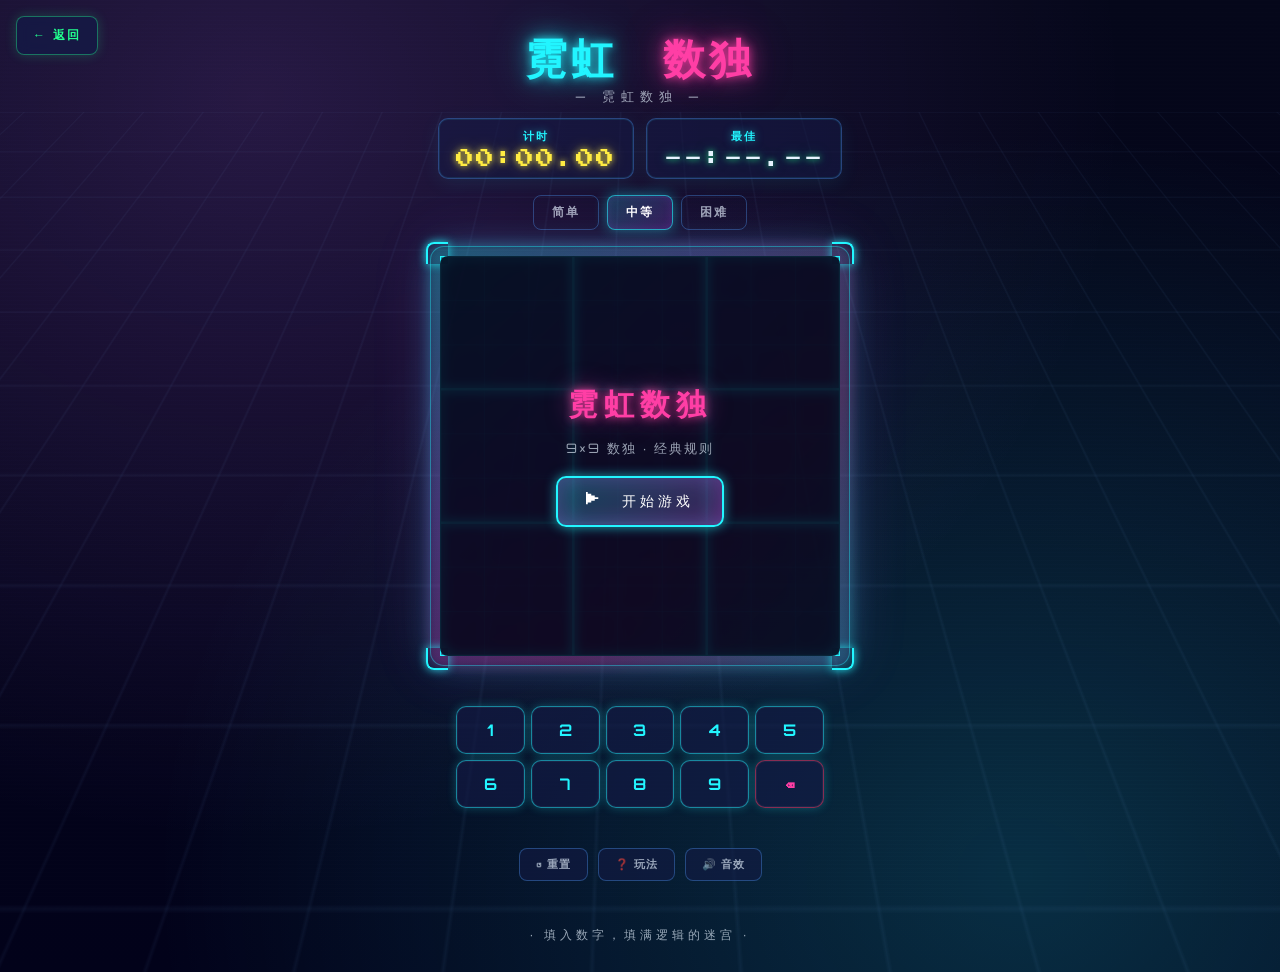
<file: sudoku.html>
<!DOCTYPE html>
<html lang="zh-CN">
<head>
<meta charset="UTF-8" />
<meta name="viewport" content="width=device-width, initial-scale=1.0, maximum-scale=1.0, user-scalable=no" />
<title>NEON SUDOKU · 霓虹数独</title>
<link rel="stylesheet" href="style.css?v=2" />
<link href="https://fonts.googleapis.com/css2?family=Press+Start+2P&family=Orbitron:wght@400;700;900&display=swap" rel="stylesheet" />
<style>
  .back-btn {
    position: fixed;
    top: 16px;
    left: 16px;
    z-index: 100;
    padding: 10px 16px;
    font-family: "Orbitron", sans-serif;
    font-size: 12px;
    font-weight: 700;
    letter-spacing: 2px;
    color: #22ff8f;
    background: rgba(20, 26, 70, 0.8);
    border: 1px solid rgba(34, 255, 143, 0.4);
    border-radius: 8px;
    cursor: pointer;
    text-decoration: none;
    backdrop-filter: blur(6px);
    -webkit-backdrop-filter: blur(6px);
    transition: all 0.2s ease;
    box-shadow: 0 0 12px rgba(34, 255, 143, 0.2);
  }
  .back-btn:hover {
    background: rgba(34, 255, 143, 0.15);
    transform: translateX(-2px);
    box-shadow: 0 0 20px rgba(34, 255, 143, 0.4);
  }
  .top-bar {
    padding-left: 100px;
    padding-right: 100px;
  }
  @media (max-width: 600px) {
    .back-btn {
      top: 10px;
      left: 10px;
      padding: 8px 12px;
      font-size: 11px;
    }
    .top-bar {
      padding-left: 70px;
      padding-right: 20px;
    }
    .title {
        font-size: 20px !important;
        letter-spacing: 2px !important;
      }
    }
  </style>
</head>
<body>
  <div class="grid-bg"></div>
  <div class="scanlines"></div>

  <a href="index.html" class="back-btn">← 返回</a>

  <header class="top-bar">
    <h1 class="title">
      <span class="title-neon">霓虹</span>
      <span class="title-neon alt">数独</span>
    </h1>
    <p class="subtitle">— 霓虹数独 —</p>
  </header>

  <!-- ======================= 数独 ======================= -->
  <main class="stage stage-sudoku active" id="stage-sudoku">
    <div class="info-bar">
      <div class="info-item">
        <h3>计时</h3>
        <div class="value" id="sudoku-timer">00:00.00</div>
      </div>
      <div class="info-item">
        <h3>最佳</h3>
        <div class="value" id="sudoku-best">--:--.--</div>
      </div>
    </div>

    <div class="difficulty-selector">
      <button class="diff-btn" data-diff="easy">简单</button>
      <button class="diff-btn active" data-diff="medium">中等</button>
      <button class="diff-btn" data-diff="hard">困难</button>
    </div>

    <section class="board-wrap">
      <div class="board-frame">
        <div class="board-corner tl"></div>
        <div class="board-corner tr"></div>
        <div class="board-corner bl"></div>
        <div class="board-corner br"></div>
        <canvas id="sudoku-board" width="400" height="400"></canvas>
        <div class="overlay" id="sudoku-overlay">
          <div class="overlay-inner">
            <h2 id="sudoku-title">霓虹数独</h2>
            <p id="sudoku-subtitle">9×9 数独 · 经典规则</p>
            <button class="btn-start" id="sudoku-btn-start">▶ 开始游戏</button>
          </div>
        </div>
      </div>
    </section>

    <div class="sudoku-numpad-inner touch-controls">
      <button class="nbtn tbtn" data-num="1">1</button>
      <button class="nbtn tbtn" data-num="2">2</button>
      <button class="nbtn tbtn" data-num="3">3</button>
      <button class="nbtn tbtn" data-num="4">4</button>
      <button class="nbtn tbtn" data-num="5">5</button>
      <button class="nbtn tbtn" data-num="6">6</button>
      <button class="nbtn tbtn" data-num="7">7</button>
      <button class="nbtn tbtn" data-num="8">8</button>
      <button class="nbtn tbtn" data-num="9">9</button>
      <button class="nbtn tbtn" data-num="0" style="color: var(--neon-pink); border-color: rgba(255,62,100,0.5);">⌫</button>
    </div>

    <div class="bottom-btns">
      <button class="small-btn" id="sudoku-restart-btn">↺ 重置</button>
      <button class="small-btn" id="sudoku-help-btn">❓ 玩法</button>
      <button class="small-btn" id="sudoku-mute-btn">🔊 音效</button>
    </div>
  </main>

  <div class="touch-controls touch-sudoku sudoku-numpad">
    <button class="nbtn tbtn" data-num="1">1</button>
    <button class="nbtn tbtn" data-num="2">2</button>
    <button class="nbtn tbtn" data-num="3">3</button>
    <button class="nbtn tbtn" data-num="4">4</button>
    <button class="nbtn tbtn" data-num="5">5</button>
    <button class="nbtn tbtn" data-num="6">6</button>
    <button class="nbtn tbtn" data-num="7">7</button>
    <button class="nbtn tbtn" data-num="8">8</button>
    <button class="nbtn tbtn" data-num="9">9</button>
    <button class="nbtn tbtn" data-num="0" style="color: var(--neon-pink); border-color: rgba(255,62,100,0.5);">⌫</button>
  </div>

  <footer class="foot">
    <span>· 填入数字，填满逻辑的迷宫 ·</span>
  </footer>

  <script src="sudoku.js?v=2"></script>
</body>
</html>
</file>
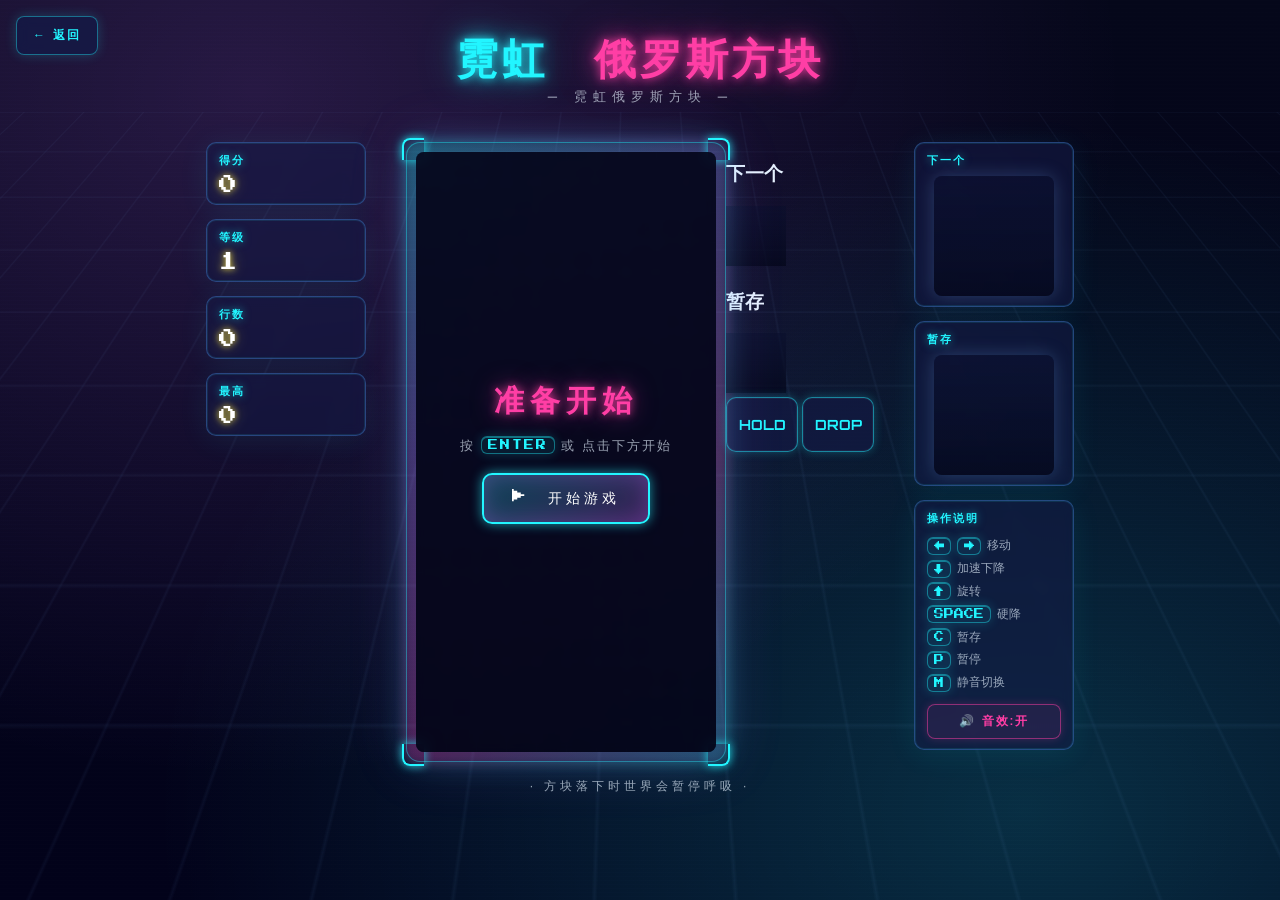
<file: tetris.html>
<!DOCTYPE html>
<html lang="zh-CN">
<head>
<meta charset="UTF-8" />
<meta name="viewport" content="width=device-width, initial-scale=1.0, maximum-scale=1.0, user-scalable=no" />
<title>NEON TETRIS · 霓虹俄罗斯方块</title>
<link rel="stylesheet" href="style.css?v=6" />
<link href="https://fonts.googleapis.com/css2?family=Press+Start+2P&family=Orbitron:wght@400;700;900&display=swap" rel="stylesheet" />
<style>
    .back-btn {
      position: fixed;
      top: 16px;
      left: 16px;
      z-index: 100;
      padding: 10px 16px;
      font-family: "Orbitron", sans-serif;
      font-size: 12px;
      font-weight: 700;
      letter-spacing: 2px;
      color: var(--neon-cyan);
      background: rgba(20, 26, 70, 0.8);
      border: 1px solid rgba(34, 245, 255, 0.4);
      border-radius: 8px;
      cursor: pointer;
      text-decoration: none;
      backdrop-filter: blur(6px);
      -webkit-backdrop-filter: blur(6px);
      transition: all 0.2s ease;
      box-shadow: 0 0 12px rgba(34, 245, 255, 0.2);
    }
    .back-btn:hover {
      background: rgba(34, 245, 255, 0.15);
      transform: translateX(-2px);
      box-shadow: 0 0 20px rgba(34, 245, 255, 0.4);
    }
    .top-bar {
      padding-left: 100px;
      padding-right: 100px;
    }
    @media (max-width: 600px) {
      .back-btn {
        top: 10px;
        left: 10px;
        padding: 8px 12px;
        font-size: 11px;
      }
      .top-bar {
        padding-left: 70px;
        padding-right: 20px;
      }
      .title {
        font-size: 20px !important;
        letter-spacing: 2px !important;
      }
    }
    @media (max-width: 600px) {
      .mobile-side-preview {
        display: flex !important;
        flex-direction: column;
        justify-content: space-between;
        gap: 8px;
        height: 100%;
      }
      .side-tbtn {
        width: 68px;
        height: 68px;
        padding: 0;
        font-size: 11px;
        font-weight: 900;
        letter-spacing: 1px;
        border-radius: 12px;
        background: rgba(20, 26, 70, 0.85);
        border: 2px solid rgba(34, 245, 255, 0.7);
        color: var(--neon-cyan);
        box-shadow: 0 0 16px rgba(34, 245, 255, 0.4);
      }
      .side-tbtn:active {
        background: rgba(34, 245, 255, 0.3);
        transform: scale(0.95);
      }
    }
  </style>
</head>
<body>
  <div class="grid-bg"></div>
  <div class="scanlines"></div>

  <a href="index.html" class="back-btn">← 返回</a>

  <header class="top-bar">
    <h1 class="title">
      <span class="title-neon">霓虹</span>
      <span class="title-neon alt">俄罗斯方块</span>
    </h1>
    <p class="subtitle">— 霓虹俄罗斯方块 —</p>
  </header>

  <!-- ======================= 俄罗斯方块 ======================= -->
  <main class="stage stage-tetris active" id="stage-tetris">
    <aside class="panel panel-left">
      <section class="card">
        <h3>得分</h3>
        <div class="value" id="score">0</div>
      </section>
      <section class="card">
        <h3>等级</h3>
        <div class="value" id="level">1</div>
      </section>
      <section class="card">
        <h3>行数</h3>
        <div class="value" id="lines">0</div>
      </section>
      <section class="card">
        <h3>最高</h3>
        <div class="value" id="highscore">0</div>
      </section>
    </aside>

    <section class="board-wrap">
      <div class="board-frame">
        <div class="board-corner tl"></div>
        <div class="board-corner tr"></div>
        <div class="board-corner bl"></div>
        <div class="board-corner br"></div>
        <canvas id="board" width="300" height="600"></canvas>
        <div class="overlay" id="overlay">
          <div class="overlay-inner">
            <h2 id="overlayTitle">准备开始</h2>
            <p id="overlaySubtitle">按 <kbd>ENTER</kbd> 或 点击下方开始</p>
            <button class="btn-start" id="btnStart">▶ 开始游戏</button>
          </div>
        </div>
      </div>
      <div class="mobile-side-preview">
        <div class="mobile-next-wrap">
          <h3>下一个</h3>
          <canvas id="next-mobile" width="60" height="60"></canvas>
        </div>
        <div class="mobile-hold-wrap">
          <h3>暂存</h3>
          <canvas id="hold-mobile" width="60" height="60"></canvas>
        </div>
        <div style="flex:1;"></div>
        <button class="side-tbtn tbtn" data-act="hold">HOLD</button>
        <button class="side-tbtn tbtn" data-act="drop">DROP</button>
      </div>
    </section>

    <aside class="panel panel-right">
      <section class="card card-next">
        <h3>下一个</h3>
        <canvas id="next" width="120" height="120"></canvas>
      </section>
      <section class="card card-hold">
        <h3>暂存</h3>
        <canvas id="hold" width="120" height="120"></canvas>
      </section>
      <section class="card controls">
        <h3>操作说明</h3>
        <ul class="key-list">
          <li><kbd>←</kbd><kbd>→</kbd><span>移动</span></li>
          <li><kbd>↓</kbd><span>加速下降</span></li>
          <li><kbd>↑</kbd><span>旋转</span></li>
          <li><kbd>SPACE</kbd><span>硬降</span></li>
          <li><kbd>C</kbd><span>暂存</span></li>
          <li><kbd>P</kbd><span>暂停</span></li>
          <li><kbd>M</kbd><span>静音切换</span></li>
        </ul>
        <button class="mute-btn" id="muteBtn">🔊 音效:开</button>
      </section>
    </aside>
  </main>

  <div class="touch-controls touch-tetris active" style="display:none !important;">
    <button class="tbtn" data-act="left">◀</button>
    <button class="tbtn" data-act="rotate">↻</button>
    <button class="tbtn" data-act="right">▶</button>
    <button class="tbtn" data-act="down">▼</button>
    <button class="tbtn btn-hold" data-act="hold">HOLD</button>
    <button class="tbtn btn-drop" data-act="drop">DROP</button>
  </div>

  <footer class="foot">
    <span>· 方块落下时世界会暂停呼吸 ·</span>
  </footer>

  <script src="game.js"></script>
</body>
</html>
</file>
<file: style.css>
/* ============================================================
   NEON TETRIS — 霓虹俄罗斯方块样式
   ============================================================ */
:root {
  --bg-0: #05071a;
  --bg-1: #0a0f35;
  --neon-cyan: #22f5ff;
  --neon-pink: #ff3ea5;
  --neon-purple: #c26bff;
  --neon-yellow: #ffec42;
  --text: #e6f2ff;
  --text-dim: rgba(230, 242, 255, 0.65);
  --panel: rgba(20, 26, 70, 0.55);
  --panel-border: rgba(80, 160, 255, 0.35);
}

* { box-sizing: border-box; }

html, body {
  margin: 0;
  padding: 0;
  min-height: 100vh;
  color: var(--text);
  font-family: "Orbitron", "Segoe UI", "PingFang SC", sans-serif;
  background:
    radial-gradient(ellipse at 20% 10%, rgba(194, 107, 255, 0.18), transparent 60%),
    radial-gradient(ellipse at 80% 90%, rgba(34, 245, 255, 0.18), transparent 60%),
    linear-gradient(180deg, var(--bg-0) 0%, #02021a 100%);
  overflow-x: hidden;
  user-select: none;
  -webkit-user-select: none;
}

/* 背景网格动画 */
.grid-bg {
  position: fixed;
  inset: 0;
  background-image:
    linear-gradient(rgba(120, 180, 255, 0.08) 1px, transparent 1px),
    linear-gradient(90deg, rgba(120, 180, 255, 0.08) 1px, transparent 1px);
  background-size: 48px 48px;
  transform: perspective(800px) rotateX(60deg) translateY(20%);
  transform-origin: center top;
  opacity: 0.6;
  pointer-events: none;
  animation: gridScroll 12s linear infinite;
  z-index: 0;
}

@keyframes gridScroll {
  0% { background-position: 0 0; }
  100% { background-position: 0 480px; }
}

/* 扫描线 */
.scanlines {
  position: fixed;
  inset: 0;
  pointer-events: none;
  background: repeating-linear-gradient(
    to bottom,
    rgba(255, 255, 255, 0.03) 0 1px,
    transparent 1px 4px
  );
  mix-blend-mode: overlay;
  z-index: 1;
}

/* 顶栏 */
.top-bar {
  position: relative;
  z-index: 2;
  text-align: center;
  padding: 28px 16px 12px;
}

.title {
  margin: 0;
  font-family: "Press Start 2P", "Orbitron", monospace;
  font-size: clamp(24px, 4vw, 42px);
  letter-spacing: 4px;
  line-height: 1.2;
}

.title-neon {
  color: var(--neon-cyan);
  text-shadow:
    0 0 8px rgba(34, 245, 255, 0.8),
    0 0 22px rgba(34, 245, 255, 0.55),
    0 0 44px rgba(34, 245, 255, 0.35);
  animation: pulse-cyan 2.2s ease-in-out infinite;
}

.title-neon.alt {
  color: var(--neon-pink);
  text-shadow:
    0 0 8px rgba(255, 62, 165, 0.8),
    0 0 22px rgba(255, 62, 165, 0.55),
    0 0 44px rgba(255, 62, 165, 0.35);
  animation: pulse-pink 2.2s ease-in-out infinite;
  animation-delay: 1.1s;
}

.title-slash {
  color: #fff;
  margin: 0 6px;
  opacity: 0.9;
}

@keyframes pulse-cyan {
  0%, 100% {
    filter: brightness(0.75);
    text-shadow:
      0 0 6px rgba(34, 245, 255, 0.5),
      0 0 16px rgba(34, 245, 255, 0.3),
      0 0 32px rgba(34, 245, 255, 0.15);
  }
  50% {
    filter: brightness(1.45);
    text-shadow:
      0 0 14px rgba(34, 245, 255, 1),
      0 0 36px rgba(34, 245, 255, 0.85),
      0 0 72px rgba(34, 245, 255, 0.55);
  }
}

@keyframes pulse-pink {
  0%, 100% {
    filter: brightness(0.75);
    text-shadow:
      0 0 6px rgba(255, 62, 165, 0.5),
      0 0 16px rgba(255, 62, 165, 0.3),
      0 0 32px rgba(255, 62, 165, 0.15);
  }
  50% {
    filter: brightness(1.45);
    text-shadow:
      0 0 14px rgba(255, 62, 165, 1),
      0 0 36px rgba(255, 62, 165, 0.85),
      0 0 72px rgba(255, 62, 165, 0.55);
  }
}

.subtitle {
  margin: 10px 0 0;
  color: var(--text-dim);
  letter-spacing: 6px;
  font-size: 13px;
}

/* 主舞台：三栏布局 */
.stage {
  position: relative;
  z-index: 2;
  display: grid;
  grid-template-columns: 180px auto 180px;
  gap: 20px;
  max-width: 980px;
  margin: 24px auto 0;
  padding: 0 16px;
  align-items: start;
}

.panel-left,
.panel-right {
  display: flex;
  flex-direction: column;
  gap: 14px;
}

/* 信息卡片 */
.card {
  position: relative;
  background: var(--panel);
  border: 1px solid var(--panel-border);
  border-radius: 10px;
  padding: 12px 14px 14px;
  backdrop-filter: blur(6px);
  -webkit-backdrop-filter: blur(6px);
  box-shadow:
    0 0 0 1px rgba(34, 245, 255, 0.1) inset,
    0 4px 30px rgba(34, 245, 255, 0.08);
  transition: transform 0.2s ease, box-shadow 0.2s ease;
}

.card:hover {
  transform: translateY(-2px);
  box-shadow:
    0 0 0 1px rgba(34, 245, 255, 0.2) inset,
    0 6px 30px rgba(194, 107, 255, 0.18);
}

.card h3 {
  margin: 0 0 8px;
  font-size: 12px;
  letter-spacing: 3px;
  color: var(--neon-cyan);
  text-transform: uppercase;
  text-shadow: 0 0 8px rgba(34, 245, 255, 0.5);
}

.card .value {
  font-family: "Press Start 2P", monospace;
  font-size: 20px;
  color: #fff;
  letter-spacing: 2px;
  text-shadow:
    0 0 6px rgba(255, 236, 66, 0.9),
    0 0 16px rgba(255, 236, 66, 0.4);
}

.card-next canvas,
.card-hold canvas {
  display: block;
  margin: 6px auto 0;
  border-radius: 8px;
  box-shadow: 0 0 18px rgba(120, 180, 255, 0.25);
}

/* 控制键位说明 */
.controls .key-list {
  margin: 4px 0 0;
  padding: 0;
  list-style: none;
  font-size: 12px;
  line-height: 1.9;
  color: var(--text-dim);
}
.controls .key-list li {
  display: flex;
  align-items: center;
  gap: 6px;
  flex-wrap: wrap;
}

kbd {
  display: inline-block;
  min-width: 22px;
  padding: 3px 6px;
  font-family: "Press Start 2P", monospace;
  font-size: 10px;
  line-height: 1;
  text-align: center;
  color: var(--neon-cyan);
  background: rgba(34, 245, 255, 0.08);
  border: 1px solid rgba(34, 245, 255, 0.4);
  border-radius: 6px;
  box-shadow:
    0 1px 0 rgba(34, 245, 255, 0.4) inset,
    0 0 12px rgba(34, 245, 255, 0.2);
}

.mute-btn {
  display: block;
  width: 100%;
  margin-top: 10px;
  padding: 8px 12px;
  font-family: "Orbitron", sans-serif;
  font-size: 12px;
  font-weight: 700;
  letter-spacing: 2px;
  color: var(--neon-pink);
  background: rgba(255, 62, 165, 0.08);
  border: 1px solid rgba(255, 62, 165, 0.5);
  border-radius: 8px;
  cursor: pointer;
  transition: transform 0.1s ease, box-shadow 0.2s ease, background 0.2s;
  box-shadow: 0 0 10px rgba(255, 62, 165, 0.2);
}
.mute-btn:hover {
  transform: translateY(-1px);
  background: rgba(255, 62, 165, 0.15);
  box-shadow: 0 0 18px rgba(255, 62, 165, 0.4);
}
.mute-btn:active { transform: translateY(0) scale(0.98); }

/* ==== 游戏切换栏 ==== */
.game-switcher {
  display: flex;
  gap: 12px;
  justify-content: center;
  margin-top: 18px;
  padding: 6px;
  background: rgba(20, 25, 70, 0.5);
  border: 1px solid rgba(120, 160, 255, 0.3);
  border-radius: 14px;
  max-width: 380px;
  margin-left: auto;
  margin-right: auto;
  box-shadow: 0 0 30px rgba(34, 245, 255, 0.08);
  backdrop-filter: blur(6px);
}
.g-btn {
  flex: 1;
  padding: 10px 14px;
  background: transparent;
  color: var(--text);
  font-family: "Orbitron", sans-serif;
  font-size: 14px;
  font-weight: 700;
  letter-spacing: 3px;
  border: 1px solid transparent;
  border-radius: 10px;
  cursor: pointer;
  transition: all 0.2s ease;
}
.g-btn .g-icon {
  display: inline-block;
  margin-right: 6px;
  color: var(--neon-cyan);
  text-shadow: 0 0 8px rgba(34, 245, 255, 0.8);
}
.g-btn:hover {
  background: rgba(34, 245, 255, 0.08);
  border-color: rgba(34, 245, 255, 0.3);
  color: #fff;
}
.g-btn.active {
  background: linear-gradient(135deg, rgba(34, 245, 255, 0.2), rgba(255, 62, 165, 0.2));
  border-color: rgba(34, 245, 255, 0.6);
  color: #fff;
  box-shadow: 0 0 18px rgba(34, 245, 255, 0.5), inset 0 0 12px rgba(255, 62, 165, 0.2);
}
.g-btn[data-game="g2048"].active .g-icon,
.g-btn[data-game="g2048"].active {
  color: #fff;
}
.g-btn[data-game="g2048"] .g-icon {
  color: var(--neon-pink);
  text-shadow: 0 0 8px rgba(255, 62, 165, 0.8);
}

/* ==== stage 可见性 ==== */
.stage {
  display: none;
  animation: stageFade 0.4s ease both;
}
.stage.active {
  display: grid;
}
@keyframes stageFade {
  from { opacity: 0; transform: translateY(6px); }
  to { opacity: 1; transform: translateY(0); }
}

/* ==== overlay 遮罩层 ==== */
.overlay {
  position: absolute;
  inset: 10px;
  background: rgba(5, 7, 26, 0.92);
  border-radius: 8px;
  display: flex;
  flex-direction: column;
  align-items: center;
  justify-content: center;
  gap: 18px;
  backdrop-filter: blur(6px);
  -webkit-backdrop-filter: blur(6px);
  transition: opacity 0.25s ease;
  z-index: 5;
  opacity: 1;
}
.overlay.hidden {
  opacity: 0;
  pointer-events: none;
  transition: opacity 0.15s ease;
}

/* 触摸按钮：默认隐藏手机外的，且仅显示当前游戏对应的 */
.touch-controls {
  display: none;
}
@media (max-width: 900px) {
  .touch-controls.active {
    display: flex;
  }
  /* 数独游戏内部数字键盘始终显示 */
  .stage-sudoku .sudoku-numpad-inner {
    display: flex !important;
  }
}

.stage-tetris {
  grid-template-columns: 160px auto 160px;
  max-width: 900px;
  margin: 24px auto 0;
}
.stage-tetris .card {
  padding: 10px 12px;
}
.stage-tetris .card h3 {
  font-size: 11px;
  letter-spacing: 2px;
}
.stage-tetris .card .value {
  font-size: 18px;
}

.stage-2048 {
  grid-template-columns: 160px auto 160px;
  max-width: 900px;
  margin: 24px auto 0;
}
.stage-2048 .card {
  padding: 10px 12px;
}
.stage-2048 .card h3 {
  font-size: 11px;
  letter-spacing: 2px;
}
.stage-2048 .card .value {
  font-size: 18px;
}

.stage-schulte {
  grid-template-columns: 160px auto 160px;
  max-width: 900px;
  margin: 24px auto 0;
}
.stage-schulte .card {
  padding: 10px 12px;
}
.stage-schulte .card h3 {
  font-size: 11px;
  letter-spacing: 2px;
}
.stage-schulte .card .value {
  font-size: 18px;
}

/* 数独 - 单列布局（与扫雷统一风格） */
.stage-sudoku {
  grid-template-columns: 1fr;
  max-width: 600px;
  margin: 0 auto;
  padding: 0 16px 30px;
  gap: 16px;
  display: flex !important;
  flex-direction: column;
  align-items: center;
}

/* 信息栏 - 与扫雷统一 */
.stage-sudoku .info-bar {
  display: flex;
  gap: 12px;
  flex-wrap: wrap;
  justify-content: center;
}

.stage-sudoku .info-item {
  background: var(--panel);
  border: 1px solid var(--panel-border);
  border-radius: 10px;
  padding: 10px 16px;
  text-align: center;
  min-width: 90px;
  backdrop-filter: blur(6px);
  -webkit-backdrop-filter: blur(6px);
  box-shadow:
    0 0 0 1px rgba(34, 245, 255, 0.1) inset,
    0 4px 20px rgba(34, 245, 255, 0.08);
}

.stage-sudoku .info-item h3 {
  margin: 0 0 6px;
  font-size: 11px;
  letter-spacing: 2px;
  color: var(--neon-cyan);
  text-transform: uppercase;
  text-shadow: 0 0 8px rgba(34, 245, 255, 0.5);
}

.stage-sudoku .info-item .value {
  font-family: "Press Start 2P", monospace;
  font-size: 18px;
  color: #fff;
  letter-spacing: 2px;
  text-shadow:
    0 0 6px rgba(255, 236, 66, 0.9),
    0 0 16px rgba(255, 236, 66, 0.4);
  font-variant-numeric: tabular-nums;
}

#sudoku-timer {
  color: var(--neon-yellow);
  text-shadow:
    0 0 6px rgba(255, 236, 66, 0.9),
    0 0 16px rgba(255, 236, 66, 0.4);
}

#sudoku-timer,
#sudoku-best,
#schulte-timer,
#schulte-best {
  white-space: nowrap;
}

#sudoku-timer,
#schulte-timer {
  color: var(--neon-yellow);
  text-shadow:
    0 0 6px rgba(255, 236, 66, 0.9),
    0 0 16px rgba(255, 236, 66, 0.4);
}

#sudoku-best,
#schulte-best {
  color: var(--neon-green);
  text-shadow:
    0 0 6px rgba(34, 255, 143, 0.9),
    0 0 16px rgba(34, 255, 143, 0.4);
}

/* 难度选择 - 与扫雷统一 */
.stage-sudoku .difficulty-selector {
  display: flex;
  gap: 8px;
  flex-wrap: wrap;
  justify-content: center;
}

.stage-sudoku .diff-btn {
  background: transparent;
  border: 1px solid var(--panel-border);
  color: var(--text-dim);
  font-family: inherit;
  font-size: 12px;
  font-weight: 700;
  letter-spacing: 2px;
  padding: 8px 18px;
  border-radius: 8px;
  cursor: pointer;
  transition: all 0.2s ease;
}

.stage-sudoku .diff-btn:hover {
  background: rgba(34, 245, 255, 0.08);
  border-color: rgba(34, 245, 255, 0.4);
  color: #fff;
}

.stage-sudoku .diff-btn.active {
  background: linear-gradient(135deg, rgba(34, 245, 255, 0.2), rgba(178, 75, 255, 0.2));
  border-color: rgba(34, 245, 255, 0.6);
  color: #fff;
  box-shadow: 0 0 14px rgba(34, 245, 255, 0.4), inset 0 0 10px rgba(178, 75, 255, 0.15);
}

.stage-sudoku .board-wrap {
  width: 100%;
}

.stage-sudoku .sudoku-numpad-inner {
  display: flex !important;
  flex-wrap: wrap;
  gap: 6px;
  justify-content: center;
  width: 100%;
  max-width: 400px;
}

.stage-sudoku .sudoku-numpad-inner .nbtn {
  flex: 1 1 calc(20% - 6px);
  min-width: 40px;
  min-height: 48px;
  padding: 12px 4px;
  font-size: 16px;
  pointer-events: auto;
  touch-action: manipulation;
  -webkit-tap-highlight-color: rgba(34, 245, 255, 0.3);
  cursor: pointer;
  appearance: button;
}

.stage-sudoku .bottom-btns {
  display: flex;
  gap: 10px;
  flex-wrap: wrap;
  justify-content: center;
}
#schulte-board {
  display: block;
  width: 400px;
  height: auto;
  max-width: 100%;
  aspect-ratio: 1 / 1;
  border-radius: 6px;
  cursor: crosshair;
}

/* 主游戏区 */
.board-wrap {
  display: flex;
  justify-content: center;
}

.board-wrap canvas {
  max-width: 100%;
  height: auto;
}

.board-frame {
  position: relative;
  padding: 10px;
  border-radius: 14px;
  background:
    linear-gradient(180deg, rgba(34, 245, 255, 0.12), rgba(194, 107, 255, 0.12));
  box-shadow:
    0 0 0 1px rgba(34, 245, 255, 0.4) inset,
    0 0 30px rgba(34, 245, 255, 0.2),
    0 0 60px rgba(194, 107, 255, 0.15);
}

.board-frame::before {
  content: "";
  position: absolute;
  inset: -2px;
  border-radius: 14px;
  background: linear-gradient(135deg,
    rgba(34, 245, 255, 0.6),
    rgba(194, 107, 255, 0.6),
    rgba(255, 62, 165, 0.6),
    rgba(34, 245, 255, 0.6));
  filter: blur(6px);
  opacity: 0.4;
  z-index: -1;
  animation: borderFlow 6s linear infinite;
}

@keyframes borderFlow {
  0% { filter: blur(6px) hue-rotate(0deg); }
  100% { filter: blur(6px) hue-rotate(360deg); }
}

/* 四角装饰 */
.board-corner {
  position: absolute;
  width: 22px;
  height: 22px;
  border: 2px solid var(--neon-cyan);
  box-shadow: 0 0 10px rgba(34, 245, 255, 0.8);
}
.board-corner.tl { top: -4px; left: -4px; border-right: none; border-bottom: none; border-top-left-radius: 8px; }
.board-corner.tr { top: -4px; right: -4px; border-left: none; border-bottom: none; border-top-right-radius: 8px; }
.board-corner.bl { bottom: -4px; left: -4px; border-right: none; border-top: none; border-bottom-left-radius: 8px; }
.board-corner.br { bottom: -4px; right: -4px; border-left: none; border-top: none; border-bottom-right-radius: 8px; }

#board {
  display: block;
  background: transparent;
  border-radius: 8px;
  image-rendering: pixelated;
  max-width: 100%;
  height: auto;
}

/* 遮罩层 (开始 / 暂停 / 结束) */
.overlay {
  position: absolute;
  inset: 10px;
  background: rgba(5, 7, 26, 0.85);
  border-radius: 8px;
  display: flex;
  flex-direction: column;
  align-items: center;
  justify-content: center;
  gap: 18px;
  backdrop-filter: blur(4px);
  -webkit-backdrop-filter: blur(4px);
  transition: opacity 0.25s ease;
  z-index: 5;
}
.overlay.hidden {
  opacity: 0;
  pointer-events: none;
}

.overlay-inner { text-align: center; padding: 0 20px; }

.overlay h2 {
  margin: 0;
  font-family: "Press Start 2P", monospace;
  font-size: clamp(20px, 3vw, 30px);
  letter-spacing: 6px;
  color: var(--neon-pink);
  text-shadow:
    0 0 8px rgba(255, 62, 165, 0.8),
    0 0 24px rgba(255, 62, 165, 0.5);
  animation: pulse 1.8s ease-in-out infinite;
}

.overlay p {
  margin: 14px 0 0;
  color: var(--text-dim);
  letter-spacing: 2px;
  font-size: 13px;
}

.btn-start {
  margin-top: 18px;
  padding: 14px 28px;
  font-family: "Press Start 2P", monospace;
  font-size: 14px;
  letter-spacing: 4px;
  color: #fff;
  background: linear-gradient(135deg,
    rgba(34, 245, 255, 0.25),
    rgba(194, 107, 255, 0.25));
  border: 2px solid var(--neon-cyan);
  border-radius: 10px;
  cursor: pointer;
  box-shadow:
    0 0 12px rgba(34, 245, 255, 0.6),
    0 0 24px rgba(194, 107, 255, 0.3) inset;
  transition: transform 0.15s ease, box-shadow 0.15s ease, background 0.2s;
}
.btn-start:hover {
  transform: translateY(-2px) scale(1.02);
  box-shadow:
    0 0 18px rgba(34, 245, 255, 0.9),
    0 0 40px rgba(255, 62, 165, 0.4) inset;
  background: linear-gradient(135deg,
    rgba(34, 245, 255, 0.4),
    rgba(255, 62, 165, 0.4));
}
.btn-start:active {
  transform: translateY(0) scale(0.98);
}

/* 触摸控制按钮 (移动端) */
.touch-controls {
  position: relative;
  z-index: 2;
  display: none;
  justify-content: center;
  gap: 10px;
  flex-wrap: wrap;
  margin: 24px auto;
  padding: 0 16px;
  max-width: 500px;
}

.tbtn {
  flex: 1 1 calc(33% - 10px);
  min-width: 72px;
  padding: 18px 10px;
  font-family: "Orbitron", monospace;
  font-size: 14px;
  font-weight: 700;
  color: var(--neon-cyan);
  background: rgba(20, 26, 70, 0.6);
  border: 1px solid rgba(34, 245, 255, 0.5);
  border-radius: 10px;
  box-shadow:
    0 0 10px rgba(34, 245, 255, 0.25),
    0 0 0 1px rgba(255, 255, 255, 0.05) inset;
  cursor: pointer;
  touch-action: manipulation;
  transition: transform 0.1s, box-shadow 0.2s;
}

.tbtn:active {
  transform: translateY(2px) scale(0.97);
  box-shadow:
    0 0 18px rgba(255, 62, 165, 0.4),
    0 0 0 1px rgba(255, 62, 165, 0.4) inset;
  color: var(--neon-pink);
}

.foot {
  position: relative;
  z-index: 2;
  text-align: center;
  padding: 16px 16px 28px;
  color: var(--text-dim);
  font-size: 12px;
  letter-spacing: 4px;
}

/* 响应式 */
@media (max-width: 900px) {
  .stage,
  .stage-tetris,
  .stage-2048,
  .stage-schulte,
  .stage-sudoku {
    grid-template-columns: 1fr;
    max-width: 100%;
    gap: 12px;
    padding: 0 12px;
  }
  .panel-left,
  .panel-right {
    display: grid;
    grid-template-columns: repeat(2, 1fr);
    gap: 8px;
  }
  .panel-left .card,
  .panel-right .card {
    padding: 8px 10px;
  }
  .panel-left .card .value,
  .panel-right .card .value {
    font-size: 16px;
  }
  #sudoku-timer,
  #sudoku-best,
  #schulte-timer,
  #schulte-best {
    width: 9ch;
    font-size: 14px !important;
  }
  .board-frame {
    order: -1;
    padding: 8px;
  }
  .touch-controls.active {
    display: flex;
    margin: 16px auto;
    padding: 0 12px;
  }
  .touch-2048.active {
    display: none !important;
  }
  .card-next canvas,
  .card-hold canvas {
    width: 80px;
    height: 80px;
  }
  .sudoku-numpad.active {
    display: flex;
  }

  /* 俄罗斯方块手机端一屏布局 */
  .stage-tetris {
    height: calc(100vh - 130px);
    min-height: 0;
    gap: 6px;
    grid-template-rows: auto 1fr auto;
  }
  .stage-tetris .panel-left {
    order: 1;
    grid-template-columns: repeat(4, 1fr);
    gap: 4px;
  }
  .stage-tetris .panel-left .card {
    padding: 4px 6px;
  }
  .stage-tetris .panel-left .card h3 {
    font-size: 9px;
    letter-spacing: 1px;
    margin-bottom: 2px;
  }
  .stage-tetris .panel-left .card .value {
    font-size: 12px;
  }
  .stage-tetris .panel-right {
    display: none !important;
  }
  .stage-tetris .board-wrap {
    order: 2;
    min-height: 0;
    display: flex;
    flex-direction: row;
    align-items: flex-start;
    justify-content: center;
    gap: 12px;
    height: auto;
  }
  .stage-tetris .board-frame {
    padding: 6px;
    position: relative;
    flex: 0 1 auto;
  }
  .stage-tetris .mobile-side-preview {
    display: flex !important;
    flex-direction: column;
    justify-content: space-between;
    gap: 8px;
    flex: 0 0 auto;
    padding-bottom: 0;
    min-height: 0;
  }
  .stage-tetris .side-tbtn {
    width: 68px !important;
    height: 68px !important;
    flex: none !important;
    padding: 0 !important;
    font-family: "Orbitron", sans-serif !important;
    font-size: 11px !important;
    font-weight: 900 !important;
    letter-spacing: 1px !important;
    border-radius: 12px !important;
    background: rgba(20, 26, 70, 0.9) !important;
    border: 2px solid rgba(34, 245, 255, 0.7) !important;
    color: var(--neon-cyan) !important;
    box-shadow: 0 0 16px rgba(34, 245, 255, 0.4) !important;
    cursor: pointer !important;
    touch-action: manipulation !important;
    -webkit-tap-highlight-color: transparent !important;
    transition: all 0.1s !important;
  }
  .stage-tetris .side-tbtn:active {
    background: rgba(34, 245, 255, 0.3) !important;
    transform: scale(0.95) !important;
  }
  .stage-tetris .mobile-next-wrap,
  .stage-tetris .mobile-hold-wrap {
    padding: 6px 8px !important;
    background: rgba(20, 26, 70, 0.85) !important;
    border-radius: 10px !important;
    border: 2px solid rgba(34, 245, 255, 0.5) !important;
    box-shadow: 0 0 14px rgba(34, 245, 255, 0.3) !important;
    display: flex !important;
    flex-direction: column !important;
    align-items: center !important;
    gap: 4px !important;
  }
  .stage-tetris .mobile-next-wrap h3,
  .stage-tetris .mobile-hold-wrap h3 {
    font-size: 10px !important;
    letter-spacing: 1px !important;
    color: var(--neon-cyan) !important;
    margin: 0 !important;
    text-shadow: 0 0 6px rgba(34, 245, 255, 0.6) !important;
  }
  .stage-tetris .mobile-next-wrap canvas,
  .stage-tetris .mobile-hold-wrap canvas {
    width: 50px !important;
    height: 50px !important;
    display: block !important;
    border-radius: 6px !important;
    background: rgba(10, 15, 45, 0.8) !important;
  }
  .stage-tetris #board {
    max-height: calc(100vh - 130px);
    width: auto;
    max-width: 100%;
  }
  .touch-tetris.active {
    margin: 6px auto;
    gap: 6px;
  }
  .touch-tetris .tbtn {
    flex: 1 1 calc(33% - 6px);
    min-width: 45px;
    padding: 10px 4px;
    font-size: 12px;
  }
  .foot {
    display: none;
  }

  /* 数独游戏手机端布局 */
  .stage-sudoku {
    gap: 12px;
    padding: 0 12px 30px;
  }
  .stage-sudoku .board-frame {
    order: 0;
  }
  .stage-sudoku .info-bar {
    flex-wrap: nowrap;
  }
  .stage-sudoku .info-item {
    flex: 1;
    padding: 8px 8px;
    min-width: 0;
  }
  .stage-sudoku .info-item .value {
    font-family: "Orbitron", "Segoe UI", sans-serif;
    font-size: 16px;
    font-weight: 700;
    letter-spacing: 1px;
    white-space: nowrap;
  }
  .stage-sudoku .info-item h3 {
    font-size: 10px;
    letter-spacing: 2px;
  }
  .stage-sudoku .difficulty-selector {
    flex-wrap: nowrap;
  }
  .stage-sudoku .diff-btn {
    flex: 1;
    padding: 6px 8px;
    font-size: 11px;
    letter-spacing: 1px;
  }
  .stage-sudoku .sudoku-numpad-inner {
    display: flex !important;
    margin: 0 auto;
    padding: 8px 0;
    max-width: 100%;
    gap: 6px;
    position: relative !important;
    visibility: visible !important;
    z-index: 10;
    pointer-events: auto;
  }
  .stage-sudoku .sudoku-numpad-inner .nbtn {
    flex: 1 1 calc(20% - 6px);
    min-width: 40px;
    min-height: 48px;
    padding: 12px 4px;
    font-size: 16px;
    pointer-events: auto;
    touch-action: manipulation;
    -webkit-tap-highlight-color: rgba(34, 245, 255, 0.3);
    -webkit-user-select: auto;
    user-select: auto;
    cursor: pointer;
    -webkit-appearance: button;
    appearance: button;
  }
  .stage-sudoku .sudoku-numpad-inner .nbtn:active {
    transform: scale(0.95);
    background: rgba(255, 62, 100, 0.2);
  }
  .stage-sudoku .bottom-btns {
    margin: 10px 0 5px;
    order: 5;
  }
  /* 手机端隐藏外部的全局数独数字键盘 */
  .touch-sudoku.sudoku-numpad {
    display: none !important;
  }
}

@media (max-width: 480px) {
  .top-bar {
    padding: 16px 12px 8px;
  }
  .title { font-size: 20px; letter-spacing: 2px; }
  .subtitle { font-size: 11px; letter-spacing: 3px; }
  .card h3 { font-size: 10px; letter-spacing: 2px; margin-bottom: 4px; }
  .card .value { font-size: 14px; }
  #sudoku-timer,
  #sudoku-best,
  #schulte-timer,
  #schulte-best {
    width: 9ch;
    font-size: 12px !important;
  }
  .board-frame { padding: 6px; }
  .board-corner { width: 16px; height: 16px; }
  .game-switcher {
    gap: 6px;
    padding: 4px;
    margin-top: 12px;
    max-width: 100%;
  }
  .g-btn {
    padding: 8px 6px;
    font-size: 11px;
    letter-spacing: 1px;
  }
  .g-btn .g-icon {
    margin-right: 3px;
  }
  .tbtn {
    padding: 14px 8px;
    font-size: 13px;
    min-width: 60px;
  }
  .overlay h2 {
    font-size: 18px;
    letter-spacing: 3px;
  }
  .overlay p {
    font-size: 12px;
  }
  .btn-start {
    padding: 12px 20px;
    font-size: 12px;
    letter-spacing: 2px;
  }
  #schulte-board {
    aspect-ratio: 1 / 1;
  }
  .controls .key-list {
    font-size: 11px;
    line-height: 1.7;
  }
  kbd {
    min-width: 18px;
    padding: 2px 4px;
    font-size: 9px;
  }
  .mute-btn {
    padding: 6px 10px;
    font-size: 11px;
    letter-spacing: 1px;
  }
  .panel-left,
  .panel-right {
    gap: 6px;
  }
  .panel-left .card,
  .panel-right .card {
    padding: 6px 8px;
  }
  /* 数独小屏优化 */
  .stage-sudoku .sudoku-numpad-inner .nbtn {
    padding: 10px 2px;
    font-size: 15px;
    min-width: 32px;
  }
}

/* ========== 数独游戏 ========== */
#sudoku-timer,
#sudoku-best,
#schulte-timer,
#schulte-best {
  width: 9ch;
  text-align: center;
  font-family: "Press Start 2P", monospace !important;
  font-variant-numeric: tabular-nums;
  overflow: visible;
  white-space: nowrap;
}

.diff-buttons {
  display: flex;
  gap: 6px;
  margin-top: 4px;
}
.diff-btn {
  flex: 1;
  padding: 6px 4px;
  font-family: "Orbitron", monospace;
  font-size: 11px;
  font-weight: 700;
  color: var(--text-dim);
  background: rgba(20, 26, 70, 0.5);
  border: 1px solid rgba(80, 160, 255, 0.3);
  border-radius: 6px;
  cursor: pointer;
  transition: all 0.2s;
}
.diff-btn.active {
  color: var(--neon-cyan);
  border-color: var(--neon-cyan);
  box-shadow: 0 0 8px rgba(34, 245, 255, 0.4);
}
.diff-btn:hover {
  color: var(--neon-cyan);
  border-color: rgba(34, 245, 255, 0.6);
}

#sudoku-board {
  display: block;
  width: 100%;
  max-width: 400px;
  aspect-ratio: 1 / 1;
  height: auto;
}

.sudoku-numpad {
  display: none;
}
.sudoku-numpad .nbtn {
  flex: 1 1 calc(20% - 8px);
  min-width: 48px;
  padding: 14px 6px;
  font-size: 18px;
}

/* 数独内部数字键盘始终显示 */
.stage-sudoku .sudoku-numpad-inner {
  display: flex !important;
}

/* ======================= 扫雷 ======================= */
.stage-minesweeper {
  height: calc(100vh - 180px);
  padding: 10px;
  display: flex;
  justify-content: center;
  align-items: flex-start;
}

.stage-minesweeper iframe {
  max-width: 100%;
  border-radius: 8px;
  box-shadow: 0 0 20px rgba(34, 245, 255, 0.2);
}

@media (max-width: 900px) {
  .stage-minesweeper {
    height: calc(100vh - 220px);
    padding: 5px;
  }

  .stage-minesweeper iframe {
    border-radius: 4px;
  }
}

.small-btn {
  background: rgba(20, 26, 70, 0.55);
  border: 1px solid var(--panel-border);
  color: var(--text-dim);
  font-family: inherit;
  font-size: 11px;
  font-weight: 700;
  letter-spacing: 1px;
  padding: 8px 16px;
  border-radius: 8px;
  cursor: pointer;
  transition: all 0.2s;
}

.small-btn:hover {
  border-color: rgba(34, 245, 255, 0.5);
  color: var(--neon-cyan);
  background: rgba(34, 245, 255, 0.08);
  box-shadow: 0 0 10px rgba(34, 245, 255, 0.2);
}

.bottom-btns {
  display: flex;
  gap: 8px;
  flex-wrap: wrap;
  justify-content: center;
}
</file>
